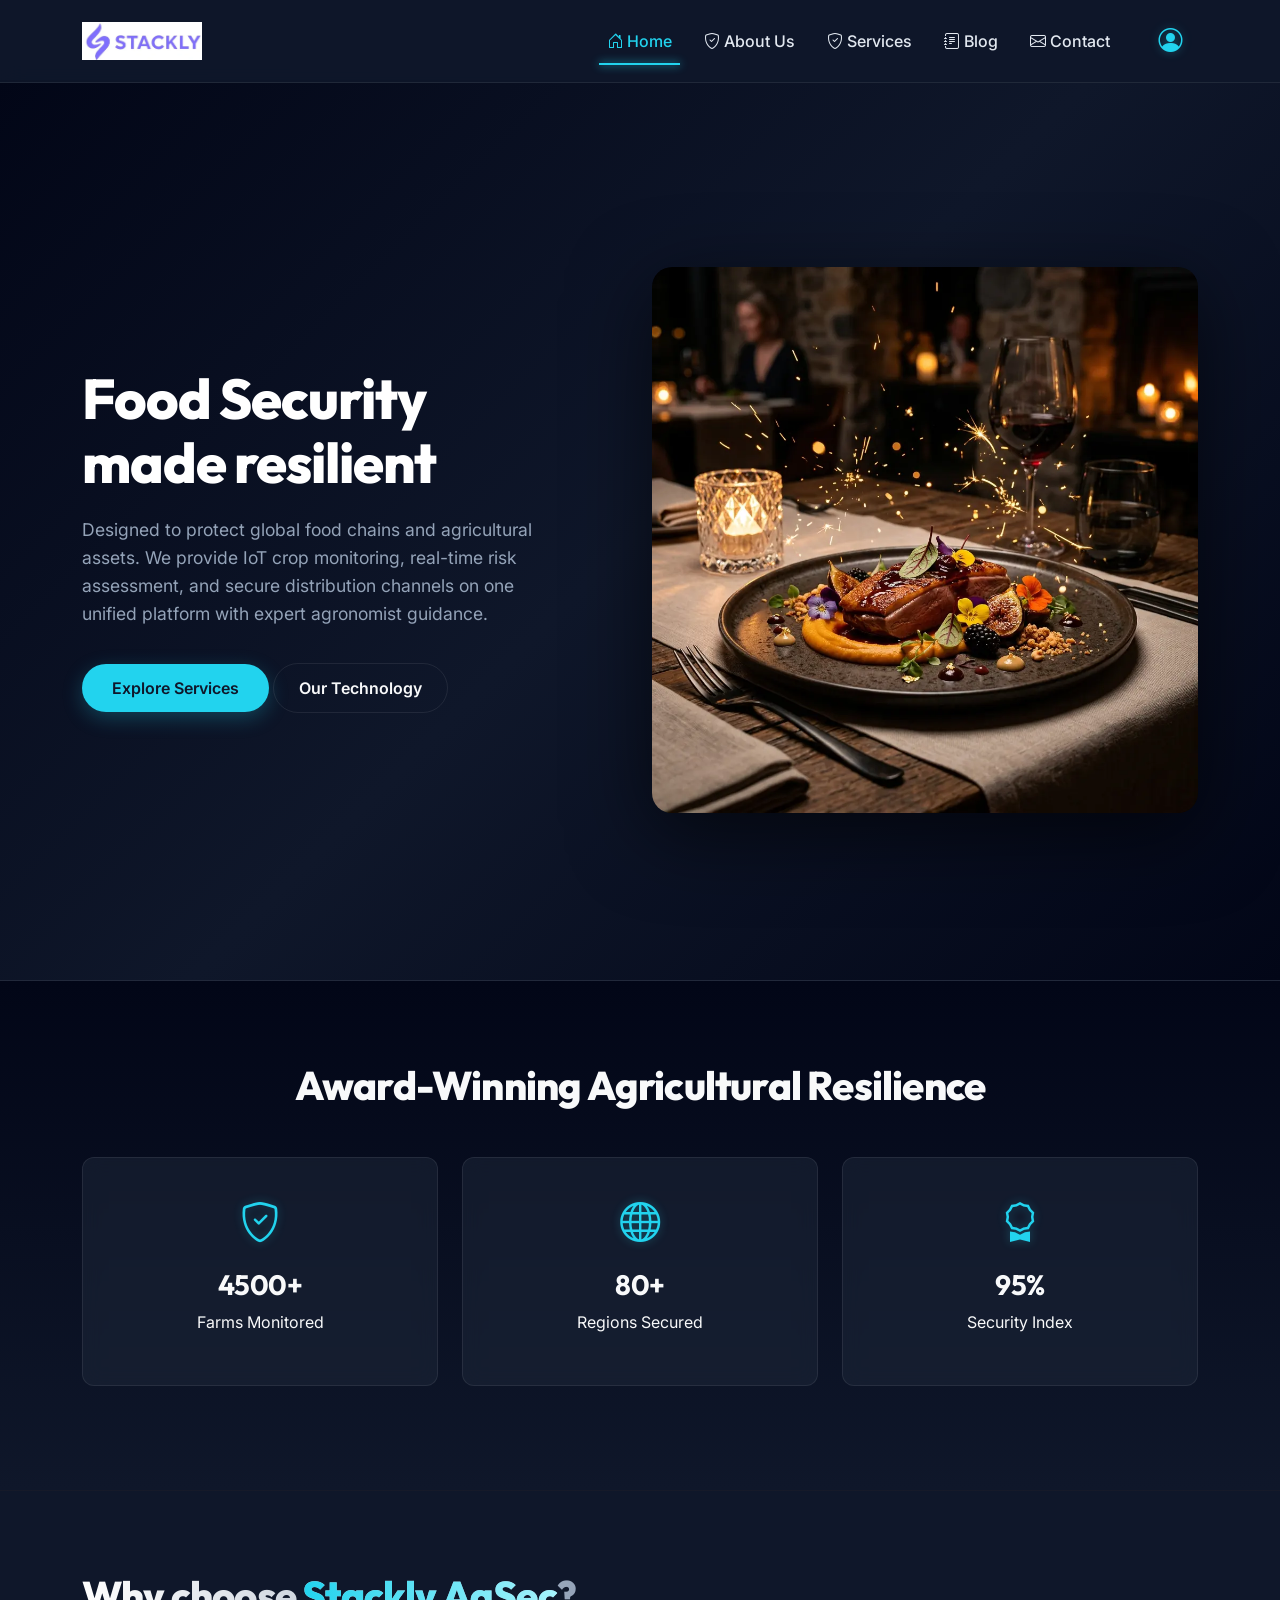
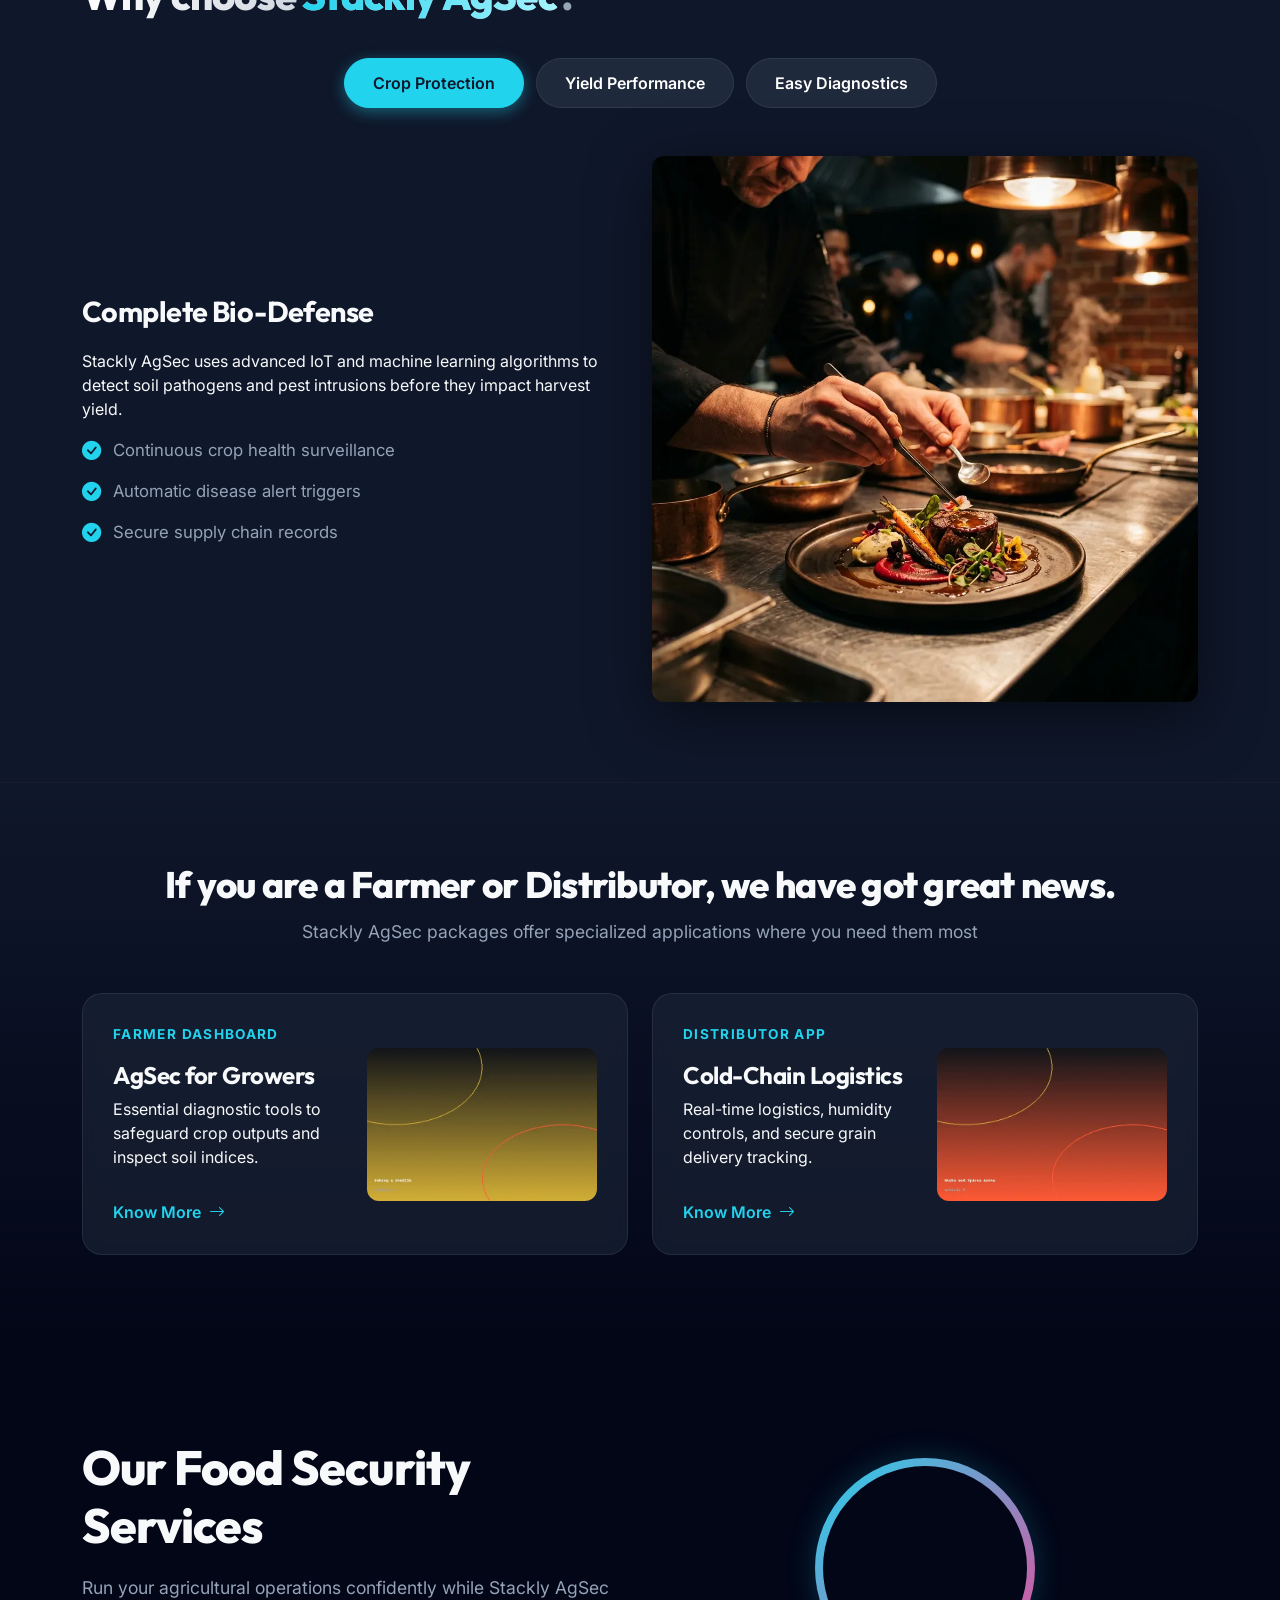
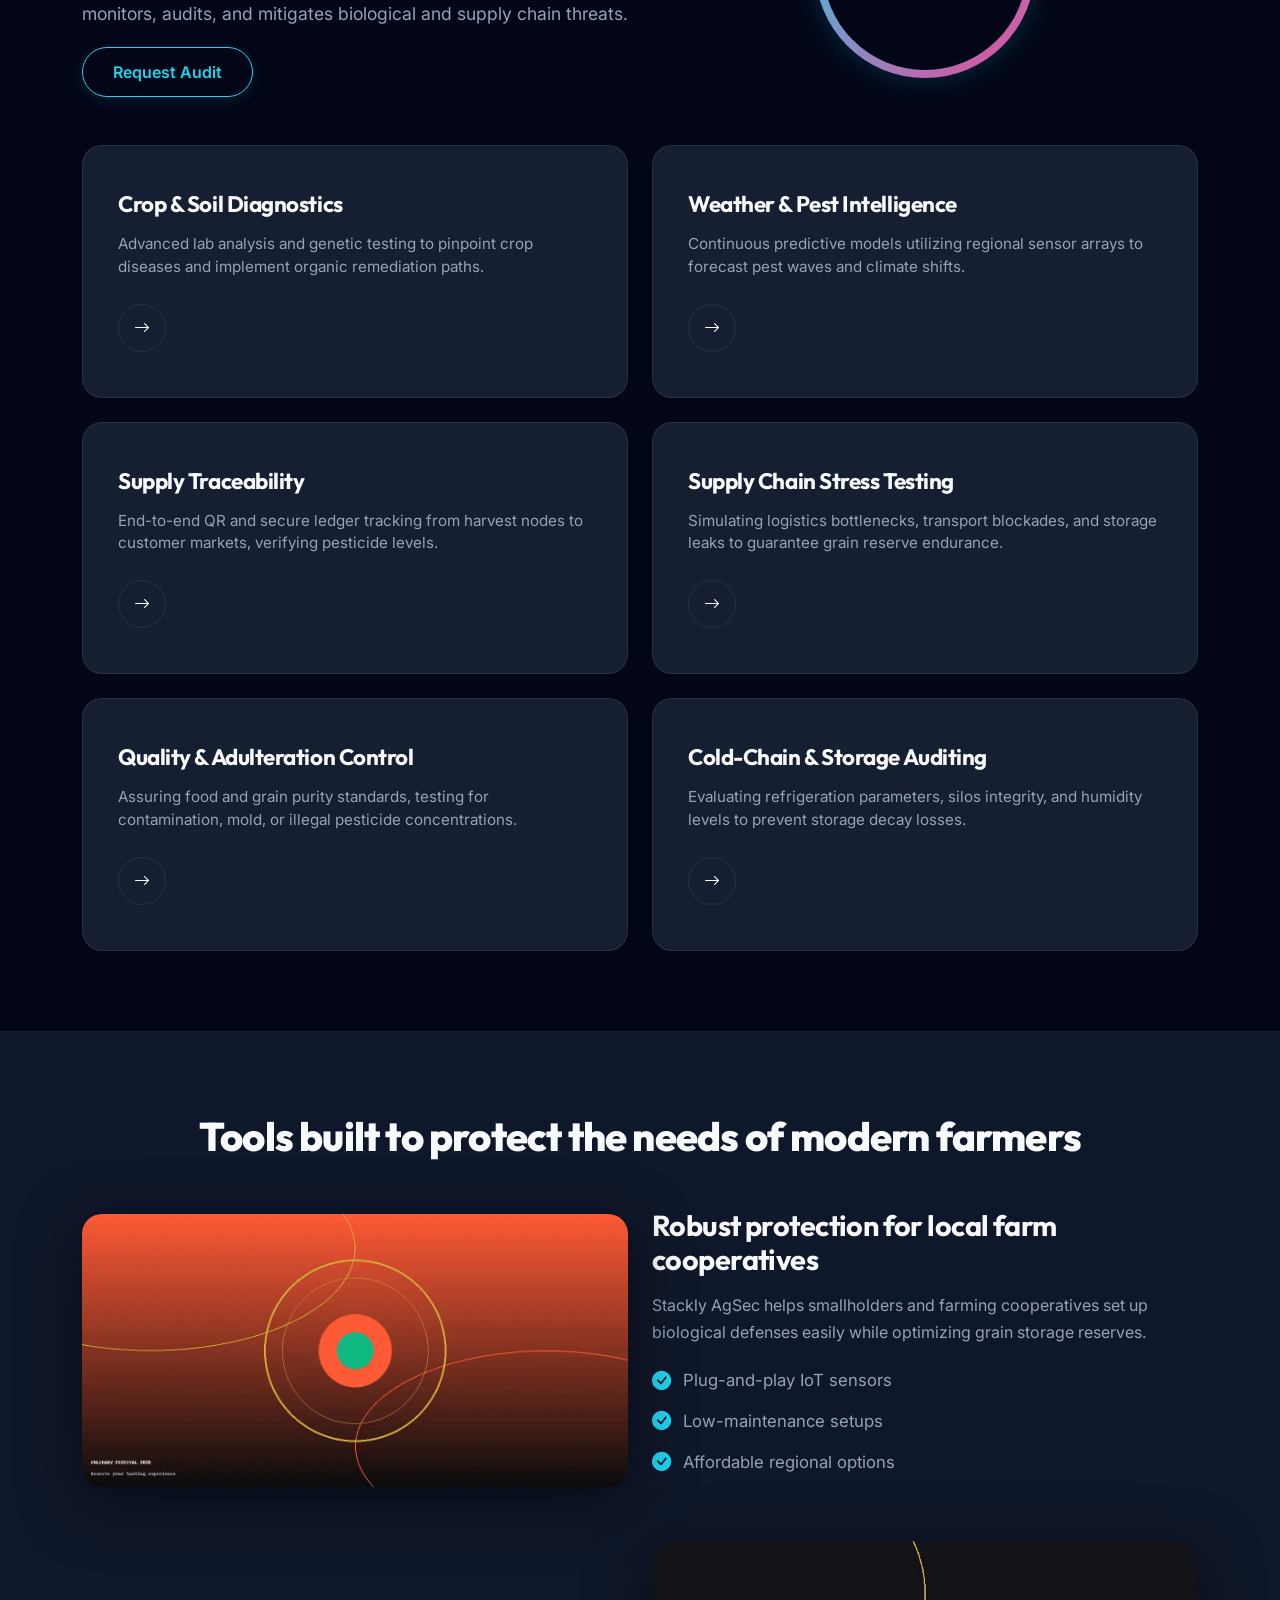
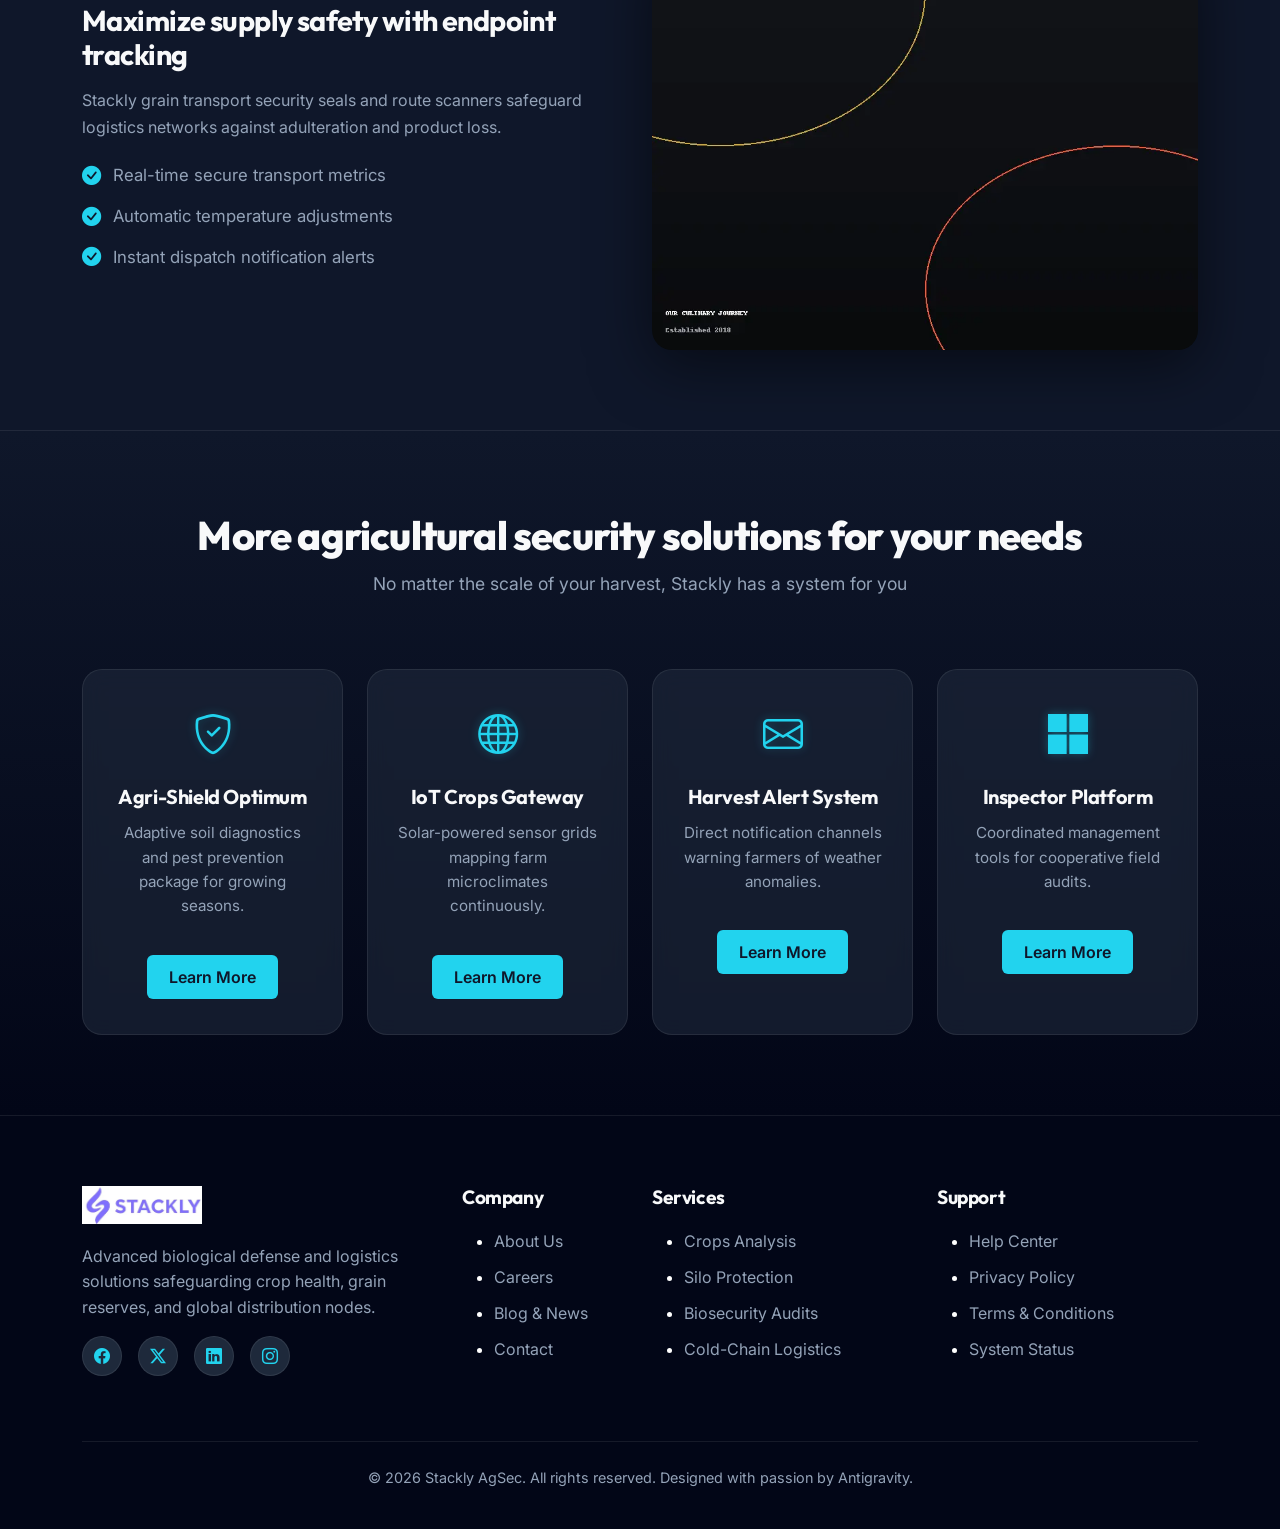
<file: index.html>
<!DOCTYPE html>
<html lang="en">
<head>
<meta charset="UTF-8">
<meta name="viewport" content="width=device-width, initial-scale=1.0">
<title> Stackly || Food Security & Agricultural Resilience</title>

<!-- Bootstrap CSS -->
<link href="https://cdn.jsdelivr.net/npm/bootstrap@5.3.0/dist/css/bootstrap.min.css" rel="stylesheet">
<!-- Bootstrap Icons -->
<link href="https://cdn.jsdelivr.net/npm/bootstrap-icons/font/bootstrap-icons.css" rel="stylesheet">
<!-- Google Fonts -->
<link href="https://fonts.googleapis.com/css2?family=Inter:wght@300;400;500;600&family=Outfit:wght@400;700;800&display=swap" rel="stylesheet">

<link rel="stylesheet" href="css/style.css">
</head>

<body>

<!-- 1. Navbar -->
<nav class="navbar navbar-expand-lg navbar-dark custom-navbar fixed-top">
  <div class="container">
    <a class="navbar-brand fw-bold d-flex align-items-center" href="index.html">
      <img src="images/logo.webp" alt="Stackly AgSec Logo" class="logo-img">
    </a>
    <button class="navbar-toggler" type="button" data-bs-toggle="collapse" data-bs-target="#navbarMenu">
      <span class="navbar-toggler-icon"></span>
    </button>
    <div class="collapse navbar-collapse" id="navbarMenu">
      <ul class="navbar-nav ms-auto align-items-lg-center">
        <li class="nav-item">
          <a class="nav-link active" href="index.html"><i class="bi bi-house-door"></i> Home</a>
        </li>
        <li class="nav-item">
          <a class="nav-link" href="about.html"><i class="bi bi-shield-check"></i> About Us</a>
        </li>
        <li class="nav-item">
          <a class="nav-link" href="services.html"><i class="bi bi-shield-check"></i> Services</a>
        </li>
        <li class="nav-item">
          <a class="nav-link" href="blog.html"><i class="bi bi-journal-text"></i> Blog</a>
        </li>
        <li class="nav-item">
          <a class="nav-link" href="contact.html"><i class="bi bi-envelope"></i> Contact</a>
        </li>
        <li class="nav-item dropdown ms-lg-3">
          <a class="nav-link dropdown-toggle profile-icon" href="#" role="button" data-bs-toggle="dropdown">
            <i class="bi bi-person-circle fs-4"></i>
          </a>
          <ul class="dropdown-menu dropdown-menu-end custom-dropdown">
            <li><a class="dropdown-item" href="login.html"><i class="bi bi-box-arrow-in-right"></i> Login</a></li>
            <li><a class="dropdown-item" href="register.html"><i class="bi bi-person-plus"></i> Register</a></li>
          </ul>
        </li>
      </ul>
    </div>
  </div>
</nav>

<!-- 2. Hero Section -->
<section class="hero-section d-flex align-items-center">
  <div class="container">
    <div class="row align-items-center">
      <div class="col-lg-6 text-content">
        <h1 class="hero-title">
          <span>Food Security</span> <br> made resilient
        </h1>
        <p class="hero-text">
          Designed to protect global food chains and agricultural assets. We provide IoT crop monitoring, real-time risk assessment, and secure distribution channels on one unified platform with expert agronomist guidance.
        </p>
        <div class="hero-buttons">
          <a href="error.html" class="btn btn-cyber">Explore Services</a>
          <a href="error.html" class="btn btn-link-custom">Our Technology</a>
        </div>
      </div>
      <div class="col-lg-6 text-center">
        <img src="images/welcome.webp" class="img-fluid hero-img" alt="Food Security Hero Image">
      </div>
    </div>
  </div>
</section>

<!-- 3. Stats Section -->
<section class="stats-section">
  <div class="container">
    <h2 class="text-center stats-title">Award-Winning Agricultural Resilience</h2>
    <div class="row mt-5">
      <div class="col-lg-4 col-md-6 mb-4">
        <div class="stat-card text-center">
          <i class="bi bi-shield-check stat-icon"></i>
          <h3 class="stat-number">4500+</h3>
          <p>Farms Monitored</p>
        </div>
      </div>
      <div class="col-lg-4 col-md-6 mb-4">
        <div class="stat-card text-center">
          <i class="bi bi-globe stat-icon"></i>
          <h3 class="stat-number">80+</h3>
          <p>Regions Secured</p>
        </div>
      </div>
      <div class="col-lg-4 col-md-6 mb-4">
        <div class="stat-card text-center">
          <i class="bi bi-award stat-icon"></i>
          <h3 class="stat-number">95%</h3>
          <p>Security Index</p>
        </div>
      </div>
    </div>
  </div>
</section>

<!-- 4. Why Choose Section -->
<section class="choose-section">
  <div class="container">
    <h2 class="text-center section-title">Why choose <span>Stackly AgSec</span>?</h2>
    <div class="tabs-container">
      <input type="radio" name="tabs" id="tab-protection" checked>
      <input type="radio" name="tabs" id="tab-performance">
      <input type="radio" name="tabs" id="tab-easy">

      <div class="tabs text-center mt-4">
        <label for="tab-protection" class="tab-btn">Crop Protection</label>
        <label for="tab-performance" class="tab-btn">Yield Performance</label>
        <label for="tab-easy" class="tab-btn">Easy Diagnostics</label>
      </div>

      <div class="tab-content mt-5">
        <!-- Tab 1 -->
        <div class="tab-pane" id="content-protection">
          <div class="row align-items-center">
            <div class="col-lg-6">
              <h3>Complete Bio-Defense</h3>
              <p>Stackly AgSec uses advanced IoT and machine learning algorithms to detect soil pathogens and pest intrusions before they impact harvest yield.</p>
              <ul>
                <li><i class="bi bi-check-circle-fill"></i> Continuous crop health surveillance</li>
                <li><i class="bi bi-check-circle-fill"></i> Automatic disease alert triggers</li>
                <li><i class="bi bi-check-circle-fill"></i> Secure supply chain records</li>
              </ul>
            </div>
            <div class="col-lg-6 text-center">
              <img src="images/hero1.webp" class="img-fluid tab-img" alt="Bio Defense">
            </div>
          </div>
        </div>
        <!-- Tab 2 -->
        <div class="tab-pane" id="content-performance">
          <div class="row align-items-center">
            <div class="col-lg-6">
              <h3>Optimizing Soil & Output</h3>
              <p>Lightweight remote monitoring sensors running on solar power continuously track moisture, nutrients, and temperature conditions to guide irrigation cycles.</p>
              <ul>
                <li><i class="bi bi-check-circle-fill"></i> Automated soil data gathering</li>
                <li><i class="bi bi-check-circle-fill"></i> Weekly yield predictions</li>
              </ul>
            </div>
            <div class="col-lg-6 text-center">
              <img src="images/hero2.webp" class="img-fluid tab-img" alt="Soil Optimization">
            </div>
          </div>
        </div>
        <!-- Tab 3 -->
        <div class="tab-pane" id="content-easy">
          <div class="row align-items-center">
            <div class="col-lg-6">
              <h3>Simple Partner Console</h3>
              <p>Get complete insight into crop indices, soil history, and order logs through an intuitive desktop and mobile interface designed for farmers.</p>
              <ul>
                <li><i class="bi bi-check-circle-fill"></i> Customizable threat alerts</li>
                <li><i class="bi bi-check-circle-fill"></i> Direct agricultural advisor chat</li>
              </ul>
            </div>
            <div class="col-lg-6 text-center">
              <img src="images/hero3.webp" class="img-fluid tab-img" alt="Partner Console">
            </div>
          </div>
        </div>
      </div>
    </div>
  </div>
</section>

<!-- 5. Platforms Section -->
<section class="platform-section">
  <div class="container text-center">
    <h2 class="platform-title">If you are a Farmer or Distributor, we have got great news.</h2>
    <p class="platform-subtitle">Stackly AgSec packages offer specialized applications where you need them most</p>
    <div class="row mt-5">
      <!-- Card 1 -->
      <div class="col-lg-6 mb-4">
        <div class="platform-card">
          <div class="row align-items-center">
            <div class="col-md-6 text-start">
              <p class="small-text">Farmer Dashboard</p>
              <h4>AgSec for Growers</h4>
              <p>Essential diagnostic tools to safeguard crop outputs and inspect soil indices.</p>
              <a href="error.html" class="know-btn">Know More <i class="bi bi-arrow-right"></i></a>
            </div>
            <div class="col-md-6 text-center">
              <img src="images/blog4.webp" class="img-fluid card-img" alt="Farmer App">
            </div>
          </div>
        </div>
      </div>
      <!-- Card 2 -->
      <div class="col-lg-6 mb-4">
        <div class="platform-card">
          <div class="row align-items-center">
            <div class="col-md-6 text-start">
              <p class="small-text">Distributor App</p>
              <h4>Cold-Chain Logistics</h4>
              <p>Real-time logistics, humidity controls, and secure grain delivery tracking.</p>
              <a href="error.html" class="know-btn">Know More <i class="bi bi-arrow-right"></i></a>
            </div>
            <div class="col-md-6 text-center">
              <img src="images/blog5.webp" class="img-fluid card-img" alt="Distributor App">
            </div>
          </div>
        </div>
      </div>
    </div>
  </div>
</section>

<!-- 6. Services Section -->
<section class="services-section">
  <div class="container">
    <div class="row align-items-center mb-5">
      <div class="col-lg-6">
        <h1 class="service-title">Our Food Security Services</h1>
        <p class="service-text">
          Run your agricultural operations confidently while Stackly AgSec monitors, audits, and mitigates biological and supply chain threats.
        </p>
        <a href="contact.html" class="chat-btn">Request Audit</a>
      </div>
      <div class="col-lg-6 text-center">
        <div class="circle-design"></div>
      </div>
    </div>
    <div class="row g-4">
      <!-- Cards -->
      <div class="col-lg-6">
        <div class="service-card">
          <h3>Crop & Soil Diagnostics</h3>
          <p>Advanced lab analysis and genetic testing to pinpoint crop diseases and implement organic remediation paths.</p>
          <a href="services.html" class="arrow-btn"><i class="bi bi-arrow-right"></i></a>
        </div>
      </div>
      <div class="col-lg-6">
        <div class="service-card">
          <h3>Weather & Pest Intelligence</h3>
          <p>Continuous predictive models utilizing regional sensor arrays to forecast pest waves and climate shifts.</p>
          <a href="services.html" class="arrow-btn"><i class="bi bi-arrow-right"></i></a>
        </div>
      </div>
      <div class="col-lg-6">
        <div class="service-card">
          <h3>Supply Traceability</h3>
          <p>End-to-end QR and secure ledger tracking from harvest nodes to customer markets, verifying pesticide levels.</p>
          <a href="services.html" class="arrow-btn"><i class="bi bi-arrow-right"></i></a>
        </div>
      </div>
      <div class="col-lg-6">
        <div class="service-card">
          <h3>Supply Chain Stress Testing</h3>
          <p>Simulating logistics bottlenecks, transport blockades, and storage leaks to guarantee grain reserve endurance.</p>
          <a href="services.html" class="arrow-btn"><i class="bi bi-arrow-right"></i></a>
        </div>
      </div>
      <div class="col-lg-6">
        <div class="service-card">
          <h3>Quality & Adulteration Control</h3>
          <p>Assuring food and grain purity standards, testing for contamination, mold, or illegal pesticide concentrations.</p>
          <a href="services.html" class="arrow-btn"><i class="bi bi-arrow-right"></i></a>
        </div>
      </div>
      <div class="col-lg-6">
        <div class="service-card">
          <h3>Cold-Chain & Storage Auditing</h3>
          <p>Evaluating refrigeration parameters, silos integrity, and humidity levels to prevent storage decay losses.</p>
          <a href="services.html" class="arrow-btn"><i class="bi bi-arrow-right"></i></a>
        </div>
      </div>
    </div>
  </div>
</section>

<!-- 7. Business Tools Section -->
<section class="business-section">
  <div class="container">
    <h2 class="business-title text-center">Tools built to protect the needs of modern farmers</h2>
    <div class="row align-items-center mt-5">
      <div class="col-lg-6 text-center">
        <div class="image-box">
          <img src="images/cta_bg.webp" class="img-fluid" alt="AgSec Tools">
        </div>
      </div>
      <div class="col-lg-6">
        <h3>Robust protection for local farm cooperatives</h3>
        <p>Stackly AgSec helps smallholders and farming cooperatives set up biological defenses easily while optimizing grain storage reserves.</p>
        <ul class="business-list">
          <li><i class="bi bi-check-circle-fill"></i> Plug-and-play IoT sensors</li>
          <li><i class="bi bi-check-circle-fill"></i> Low-maintenance setups</li>
          <li><i class="bi bi-check-circle-fill"></i> Affordable regional options</li>
        </ul>
      </div>
    </div>
    <div class="row align-items-center mt-5 flex-lg-row-reverse">
      <div class="col-lg-6 text-center">
        <div class="image-box">
          <img src="images/story.webp" class="img-fluid" alt="Logistics tools">
        </div>
      </div>
      <div class="col-lg-6">
        <h3>Maximize supply safety with endpoint tracking</h3>
        <p>Stackly grain transport security seals and route scanners safeguard logistics networks against adulteration and product loss.</p>
        <ul class="business-list">
          <li><i class="bi bi-check-circle-fill"></i> Real-time secure transport metrics</li>
          <li><i class="bi bi-check-circle-fill"></i> Automatic temperature adjustments</li>
          <li><i class="bi bi-check-circle-fill"></i> Instant dispatch notification alerts</li>
        </ul>
      </div>
    </div>
  </div>
</section>

<!-- 8. Solutions Section -->
<section class="solutions-section">
  <div class="container text-center">
    <h2 class="solutions-title">More agricultural security solutions for your needs</h2>
    <p class="solutions-subtitle">No matter the scale of your harvest, Stackly has a system for you</p>
    <div class="row mt-5 g-4">
      <!-- Solution 1 -->
      <div class="col-lg-3 col-md-6">
        <div class="solution-card">
          <i class="bi bi-shield-check icon"></i>
          <h5>Agri-Shield Optimum</h5>
          <p>Adaptive soil diagnostics and pest prevention package for growing seasons.</p>
          <a href="error.html" class="solution-btn">Learn More</a>
        </div>
      </div>
      <!-- Solution 2 -->
      <div class="col-lg-3 col-md-6">
        <div class="solution-card">
          <i class="bi bi-globe icon"></i>
          <h5>IoT Crops Gateway</h5>
          <p>Solar-powered sensor grids mapping farm microclimates continuously.</p>
          <a href="error.html" class="solution-btn">Learn More</a>
        </div>
      </div>
      <!-- Solution 3 -->
      <div class="col-lg-3 col-md-6">
        <div class="solution-card">
          <i class="bi bi-envelope icon"></i>
          <h5>Harvest Alert System</h5>
          <p>Direct notification channels warning farmers of weather anomalies.</p>
          <a href="error.html" class="solution-btn">Learn More</a>
        </div>
      </div>
      <!-- Solution 4 -->
      <div class="col-lg-3 col-md-6">
        <div class="solution-card">
          <i class="bi bi-microsoft icon"></i>
          <h5>Inspector Platform</h5>
          <p>Coordinated management tools for cooperative field audits.</p>
          <a href="error.html" class="solution-btn">Learn More</a>
        </div>
      </div>
    </div>
  </div>
</section>

<!-- 9. Footer Section -->
<footer class="footer-section">
  <div class="container">
    <div class="row">
      <div class="col-lg-4 col-md-6 mb-4">
        <h3 class="footer-logo d-flex align-items-center">
          <img src="images/logo.webp" alt="Stackly AgSec Logo" class="footer-logo-img me-2">
        </h3>
        <p class="footer-text">
          Advanced biological defense and logistics solutions safeguarding crop health, grain reserves, and global distribution nodes.
        </p>
        <div class="social-icons">
          <a href="error.html"><i class="bi bi-facebook"></i></a>
          <a href="error.html"><i class="bi bi-twitter-x"></i></a>
          <a href="error.html"><i class="bi bi-linkedin"></i></a>
          <a href="error.html"><i class="bi bi-instagram"></i></a>
        </div>
      </div>
      <div class="col-lg-2 col-md-6 mb-4">
        <h5>Company</h5>
        <ul>
          <li><a href="about.html">About Us</a></li>
          <li><a href="error.html">Careers</a></li>
          <li><a href="blog.html">Blog & News</a></li>
          <li><a href="contact.html">Contact</a></li>
        </ul>
      </div>
      <div class="col-lg-3 col-md-6 mb-4">
        <h5>Services</h5>
        <ul>
          <li><a href="services.html">Crops Analysis</a></li>
          <li><a href="services.html">Silo Protection</a></li>
          <li><a href="services.html">Biosecurity Audits</a></li>
          <li><a href="services.html">Cold-Chain Logistics</a></li>
        </ul>
      </div>
      <div class="col-lg-3 col-md-6 mb-4">
        <h5>Support</h5>
        <ul>
          <li><a href="error.html">Help Center</a></li>
          <li><a href="error.html">Privacy Policy</a></li>
          <li><a href="error.html">Terms & Conditions</a></li>
          <li><a href="error.html">System Status</a></li>
        </ul>
      </div>
    </div>
    <div class="footer-bottom text-center">
      <p>&copy; 2026 Stackly AgSec. All rights reserved. Designed with passion by Antigravity.</p>
    </div>
  </div>
</footer>

<!-- Bootstrap JS -->
<script src="https://cdn.jsdelivr.net/npm/bootstrap@5.3.0/dist/js/bootstrap.bundle.min.js"></script>

<!-- Script -->



</body>
</html>
</file>
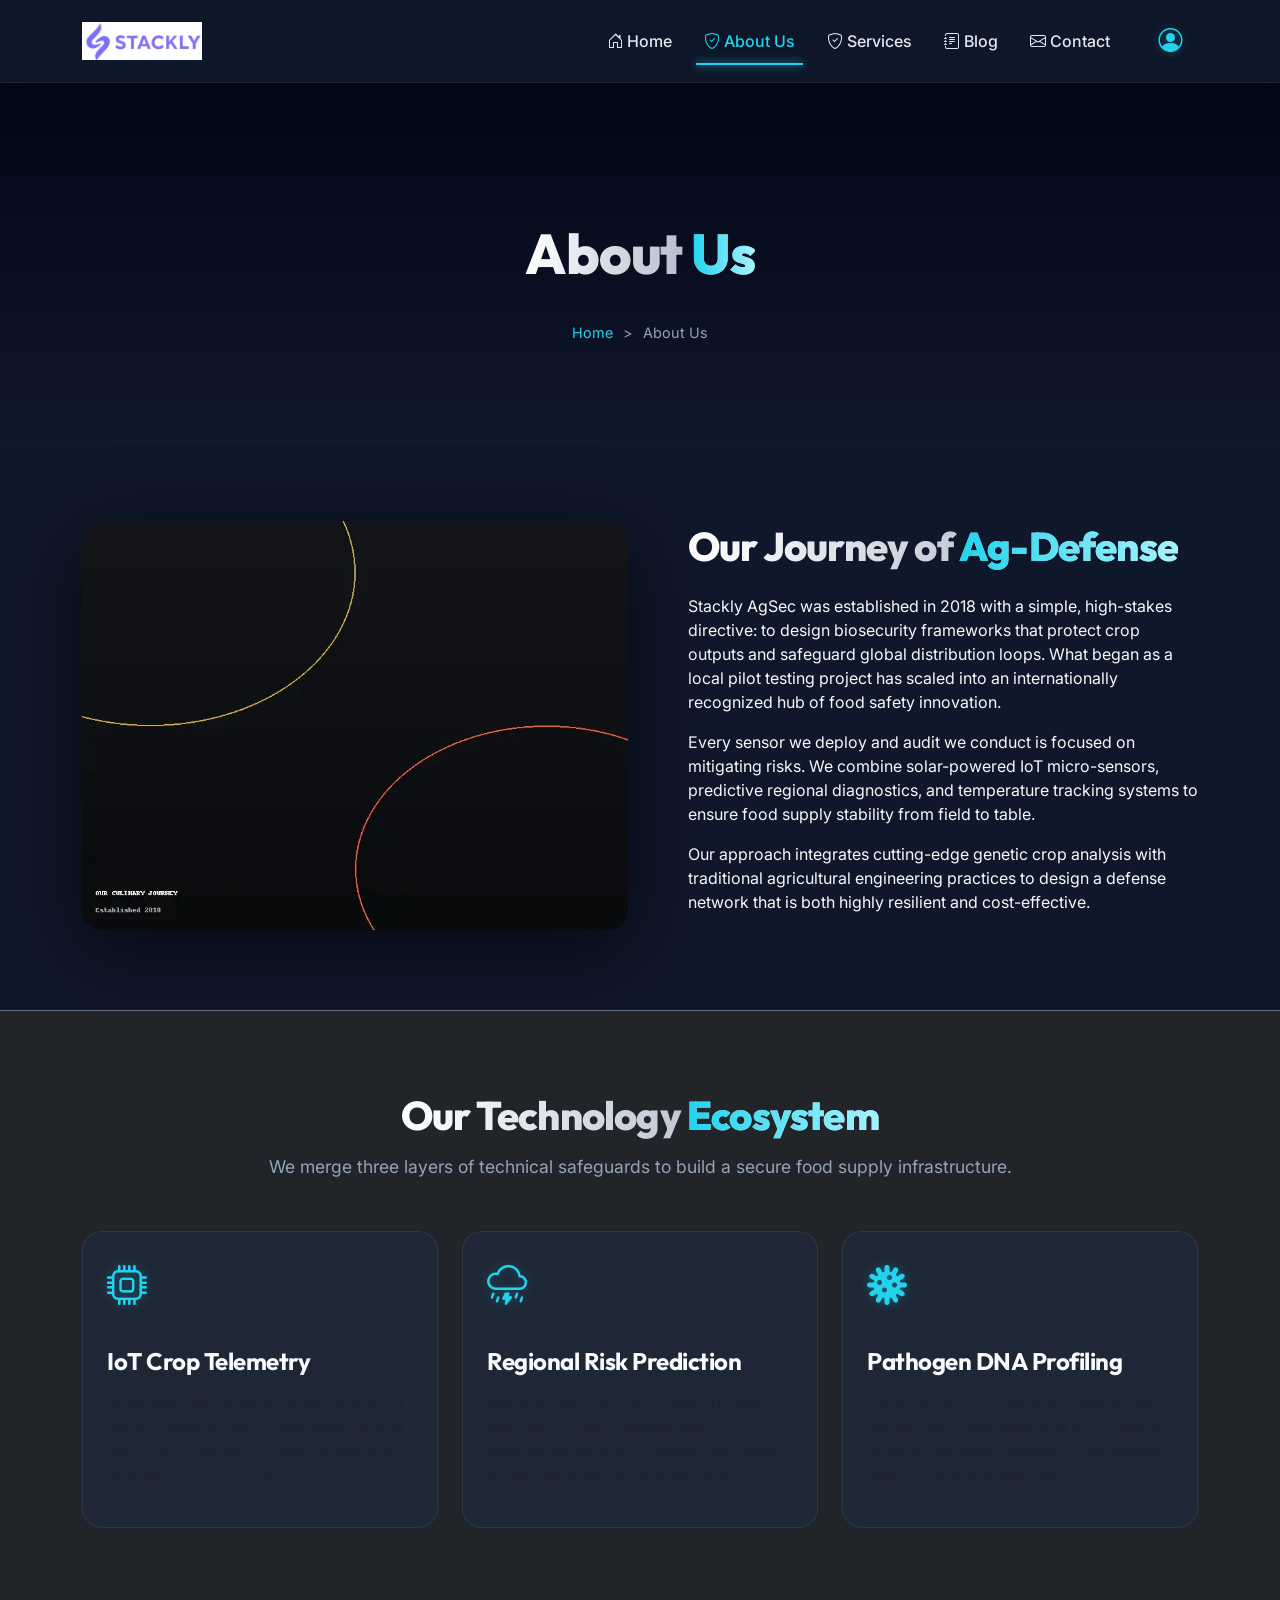
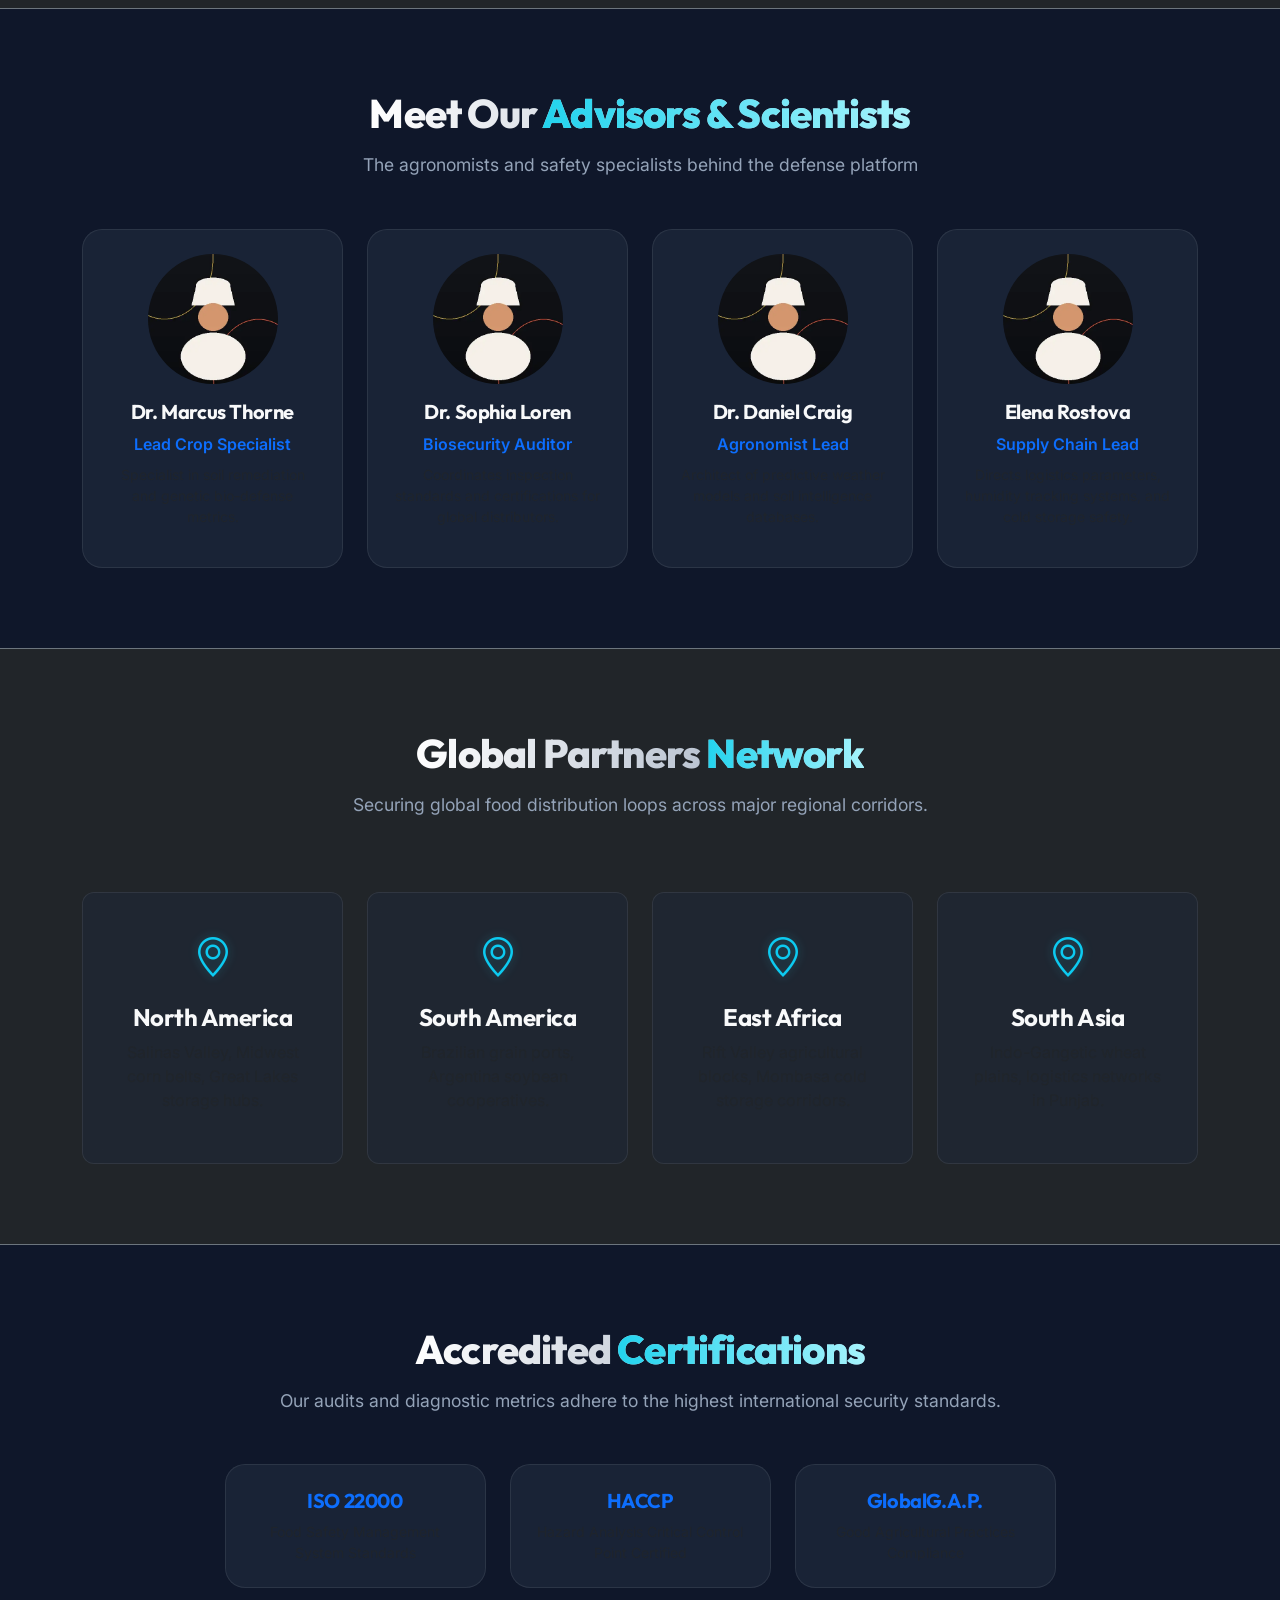
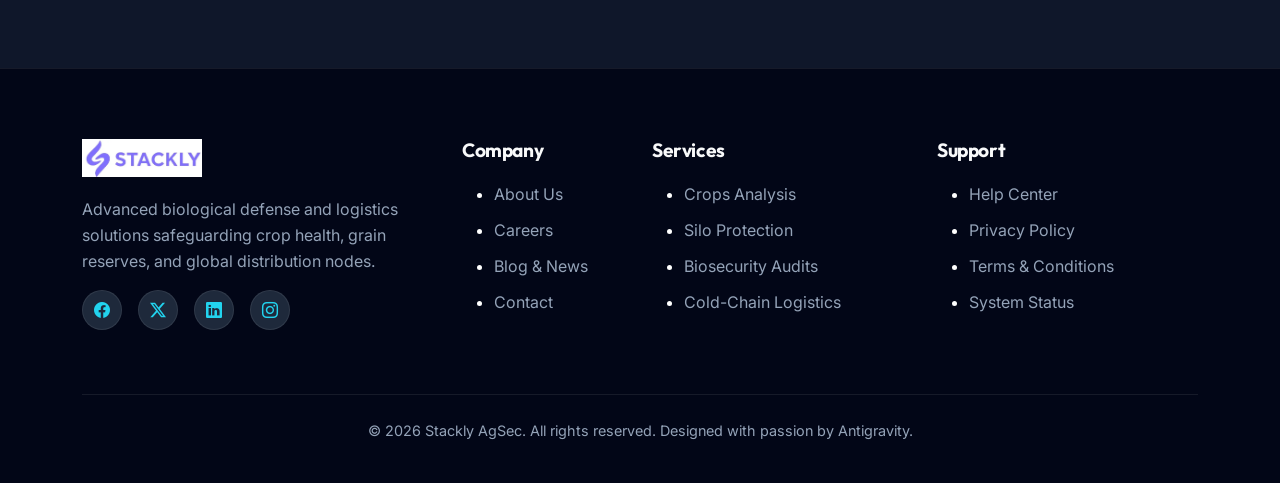
<file: about.html>
<!DOCTYPE html>
<html lang="en">
<head>
<meta charset="UTF-8">
<meta name="viewport" content="width=device-width, initial-scale=1.0">
<title>About Us || Stackly AgSec - Food Supply Audits & Crop Defense</title>
<meta name="description" content="Discover the story behind Stackly AgSec. Learn about our crop monitoring mission, biosecurity certifications, and team of agronomists.">

<!-- Bootstrap CSS -->
<link href="https://cdn.jsdelivr.net/npm/bootstrap@5.3.0/dist/css/bootstrap.min.css" rel="stylesheet">
<!-- Bootstrap Icons -->
<link href="https://cdn.jsdelivr.net/npm/bootstrap-icons/font/bootstrap-icons.css" rel="stylesheet">
<!-- Google Fonts -->
<link href="https://fonts.googleapis.com/css2?family=Inter:wght@300;400;500;600&family=Outfit:wght@400;700;800&display=swap" rel="stylesheet">

<link rel="stylesheet" href="css/style.css">
</head>
<body>

<!-- 1. Navbar -->
<nav class="navbar navbar-expand-lg navbar-dark custom-navbar fixed-top">
  <div class="container">
    <a class="navbar-brand fw-bold d-flex align-items-center" href="index.html">
      <img src="images/logo.webp" alt="Stackly AgSec Logo" class="logo-img">
    </a>
    <button class="navbar-toggler" type="button" data-bs-toggle="collapse" data-bs-target="#navbarMenu">
      <span class="navbar-toggler-icon"></span>
    </button>
    <div class="collapse navbar-collapse" id="navbarMenu">
      <ul class="navbar-nav ms-auto align-items-lg-center">
        <li class="nav-item">
          <a class="nav-link" href="index.html"><i class="bi bi-house-door"></i> Home</a>
        </li>
        <li class="nav-item">
          <a class="nav-link active" href="about.html"><i class="bi bi-shield-check"></i> About Us</a>
        </li>
        <li class="nav-item">
          <a class="nav-link" href="services.html"><i class="bi bi-shield-check"></i> Services</a>
        </li>
        <li class="nav-item">
          <a class="nav-link" href="blog.html"><i class="bi bi-journal-text"></i> Blog</a>
        </li>
        <li class="nav-item">
          <a class="nav-link" href="contact.html"><i class="bi bi-envelope"></i> Contact</a>
        </li>
        <li class="nav-item dropdown ms-lg-3">
          <a class="nav-link dropdown-toggle profile-icon" href="#" role="button" data-bs-toggle="dropdown">
            <i class="bi bi-person-circle fs-4"></i>
          </a>
          <ul class="dropdown-menu dropdown-menu-end custom-dropdown">
            <li><a class="dropdown-item" href="login.html"><i class="bi bi-box-arrow-in-right"></i> Login</a></li>
            <li><a class="dropdown-item" href="register.html"><i class="bi bi-person-plus"></i> Register</a></li>
          </ul>
        </li>
      </ul>
    </div>
  </div>
</nav>

<!-- 2. Page Hero -->
<section class="page-hero">
  <div class="container">
    <h1 class="section-title">About <span>Us</span></h1>
    <div class="breadcrumb">
      <a href="index.html">Home</a>
      <span>&gt;</span>
      <span>About Us</span>
    </div>
  </div>
</section>

<!-- 3. Our Journey / Story -->
<section class="story-section">
  <div class="container">
    <div class="row align-items-center">
      <div class="col-lg-6 mb-4 mb-lg-0">
        <img src="images/story.webp" alt="Stackly AgSec Story" class="img-fluid hero-img">
      </div>
      <div class="col-lg-6 about-text ps-lg-5">
        <h2 class="section-title mb-4">Our Journey of <span>Ag-Defense</span></h2>
        <p>Stackly AgSec was established in 2018 with a simple, high-stakes directive: to design biosecurity frameworks that protect crop outputs and safeguard global distribution loops. What began as a local pilot testing project has scaled into an internationally recognized hub of food safety innovation.</p>
        <p>Every sensor we deploy and audit we conduct is focused on mitigating risks. We combine solar-powered IoT micro-sensors, predictive regional diagnostics, and temperature tracking systems to ensure food supply stability from field to table.</p>
        <p>Our approach integrates cutting-edge genetic crop analysis with traditional agricultural engineering practices to design a defense network that is both highly resilient and cost-effective.</p>
      </div>
    </div>
  </div>
</section>

<!-- 4. Technology Ecosystem Section [NEW SECTION] -->
<section class="ecosystem-section bg-dark border-top border-bottom border-secondary">
  <div class="container">
    <div class="text-center mb-5">
      <h2 class="section-title">Our Technology <span>Ecosystem</span></h2>
      <p class="section-subtitle">We merge three layers of technical safeguards to build a secure food supply infrastructure.</p>
    </div>
    <div class="row g-4">
      <div class="col-lg-4 col-md-6">
        <div class="custom-card p-4 h-100">
          <div class="stat-icon"><i class="bi bi-cpu"></i></div>
          <h4 class="my-3">IoT Crop Telemetry</h4>
          <p class="text-muted">Solar telemetry arrays placed directly in the soil send moisture, temperature, and electrical conductivity metrics every 15 minutes to our cloud hub.</p>
        </div>
      </div>
      <div class="col-lg-4 col-md-6">
        <div class="custom-card p-4 h-100">
          <div class="stat-icon"><i class="bi bi-cloud-lightning-rain"></i></div>
          <h4 class="my-3">Regional Risk Prediction</h4>
          <p class="text-muted">Machine learning algorithms process regional climate changes and micro-weather patterns to forecast pest wave movements and soil drying risks.</p>
        </div>
      </div>
      <div class="col-lg-4 col-md-12">
        <div class="custom-card p-4 h-100">
          <div class="stat-icon"><i class="bi bi-virus"></i></div>
          <h4 class="my-3">Pathogen DNA Profiling</h4>
          <p class="text-muted">Using rapid PCR diagnostic testing, we identify soil pathogens and mold strains, drafting targeted remediation strategies before crops are affected.</p>
        </div>
      </div>
    </div>
  </div>
</section>

<!-- 5. Team Section -->
<section class="team-section">
  <div class="container">
    <div class="text-center mb-5">
      <h2 class="section-title">Meet Our <span>Advisors & Scientists</span></h2>
      <p class="section-subtitle">The agronomists and safety specialists behind the defense platform</p>
    </div>
    <div class="row g-4">
      <div class="col-lg-3 col-md-6">
        <div class="custom-card text-center p-4">
          <img src="images/chef1.webp" alt="Advisor Marcus" class="img-fluid rounded-circle mb-3 mx-auto" style="width: 130px; height: 130px; object-fit: cover;">
          <h5>Dr. Marcus Thorne</h5>
          <p class="text-primary fw-semibold mb-2">Lead Crop Specialist</p>
          <p class="text-muted small">Specialist in soil remediation and genetic bio-defense metrics.</p>
        </div>
      </div>
      <div class="col-lg-3 col-md-6">
        <div class="custom-card text-center p-4">
          <img src="images/chef2.webp" alt="Advisor Sophia" class="img-fluid rounded-circle mb-3 mx-auto" style="width: 130px; height: 130px; object-fit: cover;">
          <h5>Dr. Sophia Loren</h5>
          <p class="text-primary fw-semibold mb-2">Biosecurity Auditor</p>
          <p class="text-muted small">Coordinates inspection standards and certifications for global distributors.</p>
        </div>
      </div>
      <div class="col-lg-3 col-md-6">
        <div class="custom-card text-center p-4">
          <img src="images/chef3.webp" alt="Advisor Daniel" class="img-fluid rounded-circle mb-3 mx-auto" style="width: 130px; height: 130px; object-fit: cover;">
          <h5>Dr. Daniel Craig</h5>
          <p class="text-primary fw-semibold mb-2">Agronomist Lead</p>
          <p class="text-muted small">Architect of predictive weather models and soil intelligence databases.</p>
        </div>
      </div>
      <div class="col-lg-3 col-md-6">
        <div class="custom-card text-center p-4">
          <img src="images/chef4.webp" alt="Advisor Elena" class="img-fluid rounded-circle mb-3 mx-auto" style="width: 130px; height: 130px; object-fit: cover;">
          <h5>Elena Rostova</h5>
          <p class="text-primary fw-semibold mb-2">Supply Chain Lead</p>
          <p class="text-muted small">Directs logistics parameters, humidity tracking systems, and cold storage safety.</p>
        </div>
      </div>
    </div>
  </div>
</section>

<!-- 6. Global Partners Network Section [NEW SECTION] -->
<section class="partners-section bg-dark border-top border-bottom border-secondary">
  <div class="container text-center">
    <h2 class="section-title">Global Partners <span>Network</span></h2>
    <p class="section-subtitle">Securing global food distribution loops across major regional corridors.</p>
    <div class="row g-4 mt-2">
      <div class="col-lg-3 col-md-6">
        <div class="stat-card">
          <i class="bi bi-geo-alt stat-icon text-info"></i>
          <h4>North America</h4>
          <p class="text-muted">Salinas Valley, Midwest corn belts, Great Lakes storage hubs.</p>
        </div>
      </div>
      <div class="col-lg-3 col-md-6">
        <div class="stat-card">
          <i class="bi bi-geo-alt stat-icon text-info"></i>
          <h4>South America</h4>
          <p class="text-muted">Brazilian grain ports, Argentina soybean cooperatives.</p>
        </div>
      </div>
      <div class="col-lg-3 col-md-6">
        <div class="stat-card">
          <i class="bi bi-geo-alt stat-icon text-info"></i>
          <h4>East Africa</h4>
          <p class="text-muted">Rift Valley agricultural blocks, Mombasa cold storage corridors.</p>
        </div>
      </div>
      <div class="col-lg-3 col-md-6">
        <div class="stat-card">
          <i class="bi bi-geo-alt stat-icon text-info"></i>
          <h4>South Asia</h4>
          <p class="text-muted">Indo-Gangetic wheat plains, logistics networks in Punjab.</p>
        </div>
      </div>
    </div>
  </div>
</section>

<!-- 7. Security Certifications Section [NEW SECTION] -->
<section class="certifications-section">
  <div class="container text-center">
    <h2 class="section-title">Accredited <span>Certifications</span></h2>
    <p class="section-subtitle">Our audits and diagnostic metrics adhere to the highest international security standards.</p>
    <div class="row g-4 align-items-center justify-content-center">
      <div class="col-lg-3 col-md-6 col-sm-12">
        <div class="custom-card p-4 text-center">
          <h5 class="text-primary mb-2">ISO 22000</h5>
          <p class="small text-muted mb-0">Food Safety Management System Standards</p>
        </div>
      </div>
      <div class="col-lg-3 col-md-6 col-sm-12">
        <div class="custom-card p-4 text-center">
          <h5 class="text-primary mb-2">HACCP</h5>
          <p class="small text-muted mb-0">Hazard Analysis Critical Control Point Certified</p>
        </div>
      </div>
      <div class="col-lg-3 col-md-6 col-sm-12">
        <div class="custom-card p-4 text-center">
          <h5 class="text-primary mb-2">GlobalG.A.P.</h5>
          <p class="small text-muted mb-0">Good Agricultural Practices Compliance</p>
        </div>
      </div>
    </div>
  </div>
</section>

<!-- 8. Footer Section -->
<footer class="footer-section">
  <div class="container">
    <div class="row">
      <div class="col-lg-4 col-md-6 mb-4">
        <h3 class="footer-logo d-flex align-items-center">
          <img src="images/logo.webp" alt="Stackly AgSec Logo" class="footer-logo-img me-2">
        </h3>
        <p class="footer-text">
          Advanced biological defense and logistics solutions safeguarding crop health, grain reserves, and global distribution nodes.
        </p>
        <div class="social-icons">
          <a href="error.html"><i class="bi bi-facebook"></i></a>
          <a href="error.html"><i class="bi bi-twitter-x"></i></a>
          <a href="error.html"><i class="bi bi-linkedin"></i></a>
          <a href="error.html"><i class="bi bi-instagram"></i></a>
        </div>
      </div>
      <div class="col-lg-2 col-md-6 mb-4">
        <h5>Company</h5>
        <ul>
          <li><a href="about.html">About Us</a></li>
          <li><a href="error.html">Careers</a></li>
          <li><a href="blog.html">Blog & News</a></li>
          <li><a href="contact.html">Contact</a></li>
        </ul>
      </div>
      <div class="col-lg-3 col-md-6 mb-4">
        <h5>Services</h5>
        <ul>
          <li><a href="services.html">Crops Analysis</a></li>
          <li><a href="services.html">Silo Protection</a></li>
          <li><a href="services.html">Biosecurity Audits</a></li>
          <li><a href="services.html">Cold-Chain Logistics</a></li>
        </ul>
      </div>
      <div class="col-lg-3 col-md-6 mb-4">
        <h5>Support</h5>
        <ul>
          <li><a href="error.html">Help Center</a></li>
          <li><a href="error.html">Privacy Policy</a></li>
          <li><a href="error.html">Terms & Conditions</a></li>
          <li><a href="error.html">System Status</a></li>
        </ul>
      </div>
    </div>
    <div class="footer-bottom text-center">
      <p>&copy; 2026 Stackly AgSec. All rights reserved. Designed with passion by Antigravity.</p>
    </div>
  </div>
</footer>

<!-- Bootstrap JS -->
<script src="https://cdn.jsdelivr.net/npm/bootstrap@5.3.0/dist/js/bootstrap.bundle.min.js"></script>
<!-- Script -->

</body>
</html>
</file>
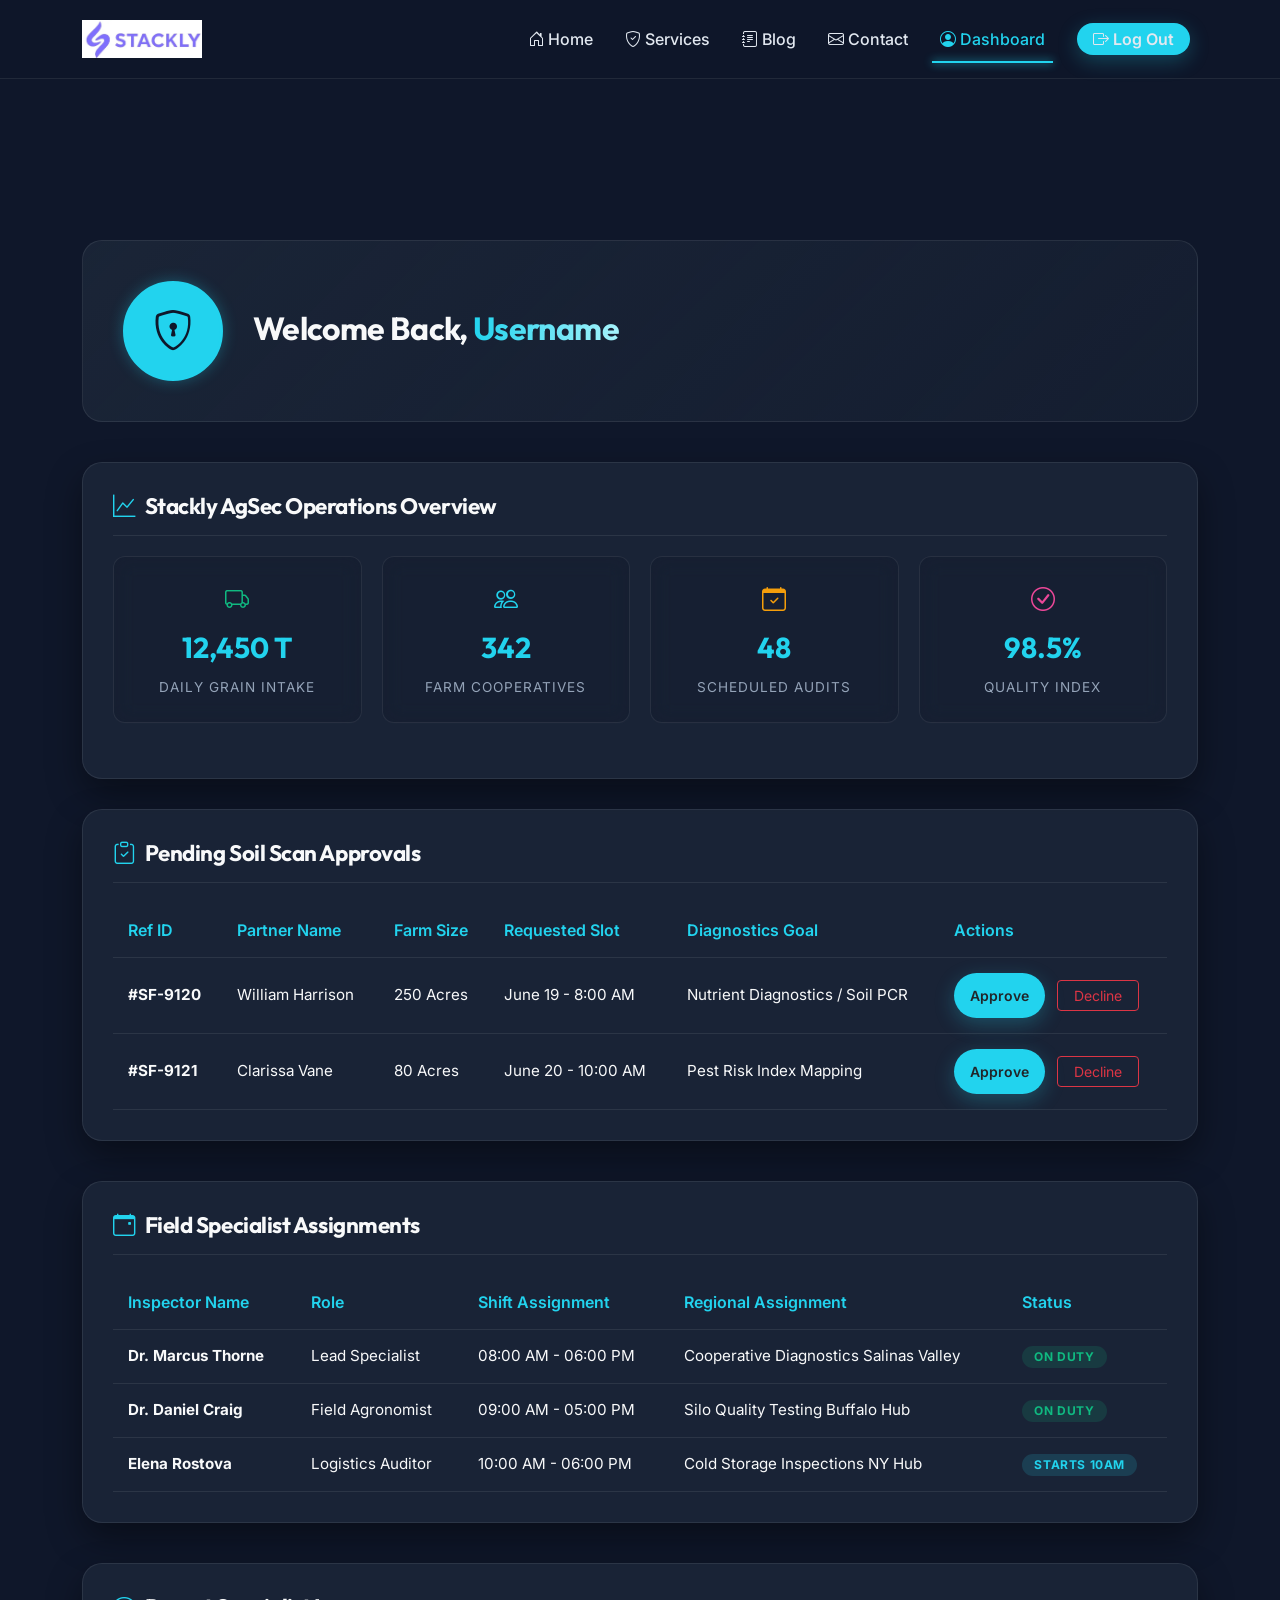
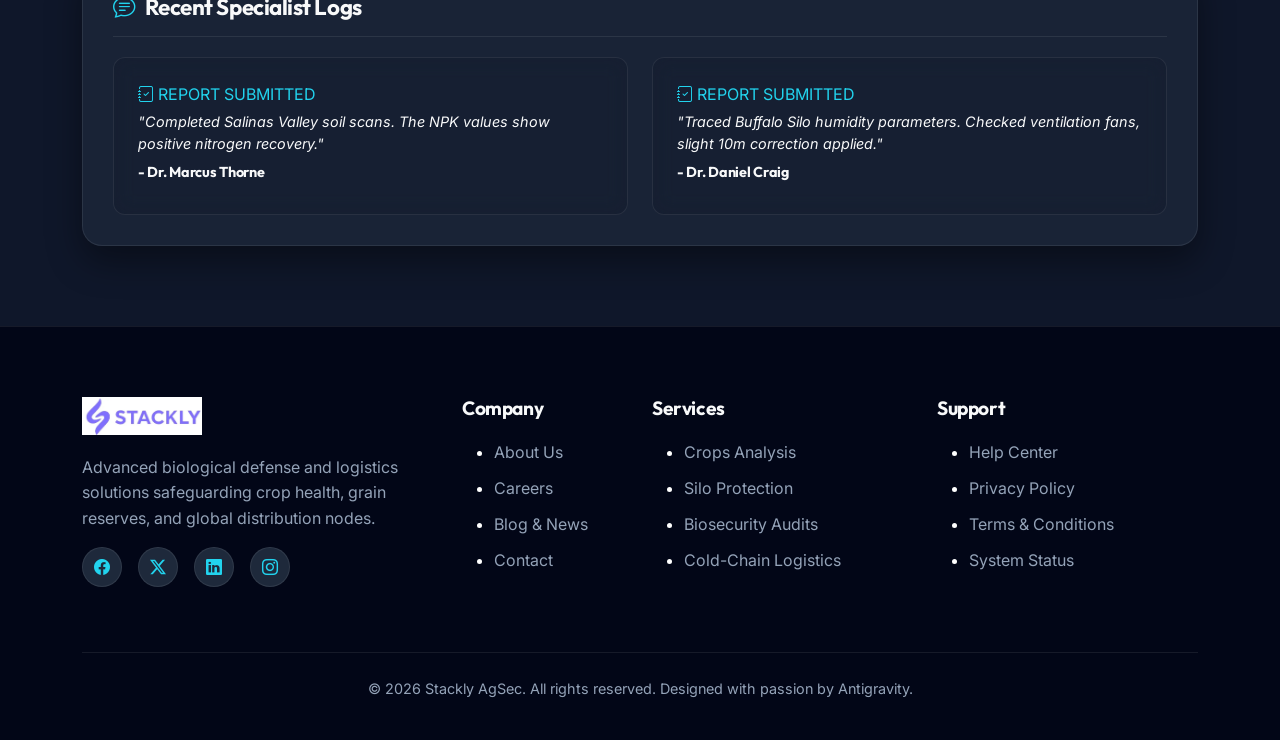
<file: admin-dashboard.html>
<!DOCTYPE html>
<html lang="en">
<head>
    <meta charset="UTF-8">
    <meta name="viewport" content="width=device-width, initial-scale=1.0">
    <title>Admin Dashboard || Stackly AgSec</title>
    <meta name="description" content="Manage logistics, verify crop indicators, schedule inspectors, and audit specialist logs.">
    <!-- Bootstrap CSS -->
    <link href="https://cdn.jsdelivr.net/npm/bootstrap@5.3.0/dist/css/bootstrap.min.css" rel="stylesheet">
    <!-- Bootstrap Icons -->
    <link href="https://cdn.jsdelivr.net/npm/bootstrap-icons/font/bootstrap-icons.css" rel="stylesheet">
    <!-- Google Fonts -->
    <link href="https://fonts.googleapis.com/css2?family=Inter:wght@300;400;500;600&family=Outfit:wght@400;700;800&display=swap" rel="stylesheet">
    <!-- Stylesheet -->
    <link rel="stylesheet" href="css/style.css">
    <style>
        .dashboard-grid {
            display: grid;
            grid-template-columns: 1fr;
            gap: 40px;
            margin-top: 30px;
        }
        .dashboard-card {
            background: var(--bg-card);
            border: 1px solid var(--glass-border);
            border-radius: var(--radius-lg);
            padding: 30px;
            box-shadow: var(--shadow-card);
            backdrop-filter: blur(10px);
        }
        .card-header {
            display: flex;
            justify-content: space-between;
            align-items: center;
            border-bottom: 1px solid var(--glass-border);
            padding-bottom: 15px;
            margin-bottom: 20px;
        }
        .card-header h3 {
            font-size: 1.4rem;
            display: flex;
            align-items: center;
            gap: 10px;
            margin-bottom: 0;
        }
        .card-header h3 i {
            color: var(--primary-color);
        }
        .dashboard-table {
            width: 100%;
            border-collapse: collapse;
            text-align: left;
        }
        .dashboard-table th, .dashboard-table td {
            padding: 15px;
            border-bottom: 1px solid var(--glass-border);
        }
        .dashboard-table th {
            color: var(--primary-color);
            font-weight: 600;
        }
        .dashboard-table td {
            color: var(--text-light);
            font-size: 0.95rem;
        }
        .profile-banner {
            display: flex;
            align-items: center;
            gap: 30px;
            background: linear-gradient(135deg, var(--bg-card), rgba(30, 41, 59, 0.4));
            border: 1px solid var(--glass-border);
            border-radius: var(--radius-lg);
            padding: 40px;
            margin-top: 40px;
        }
        .profile-avatar {
            width: 100px;
            height: 100px;
            border-radius: 50%;
            background: var(--primary-color);
            display: flex;
            align-items: center;
            justify-content: center;
            font-size: 2.5rem;
            color: var(--bg-dark);
            border: 3px solid var(--primary-color);
            box-shadow: 0 0 15px rgba(34, 211, 238, 0.3);
        }
        .profile-info h2 {
            font-size: 2rem;
            margin-bottom: 5px;
        }
        .membership-badge {
            display: inline-block;
            background: linear-gradient(95deg, var(--primary-color), var(--primary-hover));
            color: var(--bg-dark);
            font-size: 0.75rem;
            font-weight: 700;
            padding: 5px 15px;
            border-radius: var(--radius-full);
            text-transform: uppercase;
            letter-spacing: 0.05em;
            margin-top: 5px;
        }
        .analytics-grid {
            display: grid;
            grid-template-columns: repeat(auto-fit, minmax(220px, 1fr));
            gap: 20px;
            margin-bottom: 25px;
        }
        .stat-card {
            background: rgba(15, 23, 42, 0.4);
            border: 1px solid var(--glass-border);
            border-radius: var(--radius-md);
            padding: 20px;
            text-align: center;
            transition: var(--transition);
        }
        .stat-card:hover {
            border-color: var(--primary-color);
            transform: translateY(-5px);
        }
        .stat-card .val {
            font-size: 2rem;
            font-family: 'Outfit', sans-serif;
            color: var(--primary-color);
            font-weight: 700;
            margin: 10px 0 5px;
        }
        .stat-card .lbl {
            font-size: 0.85rem;
            color: var(--text-muted);
            text-transform: uppercase;
            letter-spacing: 1px;
        }
    </style>
</head>
<body>

    <!-- NAVBAR -->
    <nav class="navbar navbar-expand-lg navbar-dark custom-navbar fixed-top scrolled">
      <div class="container">
        <a class="navbar-brand fw-bold d-flex align-items-center" href="index.html">
          <img src="images/logo.webp" alt="Stackly AgSec Logo" class="logo-img">
        </a>
        <button class="navbar-toggler" type="button" data-bs-toggle="collapse" data-bs-target="#navbarMenu">
          <span class="navbar-toggler-icon"></span>
        </button>
        <div class="collapse navbar-collapse" id="navbarMenu">
          <ul class="navbar-nav ms-auto align-items-lg-center">
            <li class="nav-item"><a class="nav-link" href="index.html"><i class="bi bi-house-door"></i> Home</a></li>
            <li class="nav-item"><a class="nav-link" href="services.html"><i class="bi bi-shield-check"></i> Services</a></li>
            <li class="nav-item"><a class="nav-link" href="blog.html"><i class="bi bi-journal-text"></i> Blog</a></li>
            <li class="nav-item"><a class="nav-link" href="contact.html"><i class="bi bi-envelope"></i> Contact</a></li>
            <li class="nav-item"><a class="nav-link active" href="#"><i class="bi bi-person-circle"></i> Dashboard</a></li>
            <li class="nav-item"><a class="nav-link btn btn-cyber text-dark ms-lg-3 px-3 py-1" href="index.html"><i class="bi bi-box-arrow-right"></i> Log Out</a></li>
          </ul>
        </div>
      </div>
    </nav>

    <main class="container" style="padding-top: 120px; padding-bottom: 80px;">
        
        <!-- SECTION 1: PROFILE BANNER -->
        <section class="profile-banner animate-on-scroll" id="admin-profile">
            <div class="profile-avatar">
                <i class="bi bi-shield-lock"></i>
            </div>
            <div class="profile-info">
                <h2>Welcome Back, <span class="highlight" id="dashboard-username">Username</span></h2>
            </div>
        </section>

        <!-- SECTION 2: ANALYTICS INDICATORS -->
        <section class="dashboard-card animate-on-scroll" style="margin-top: 40px;" id="analytics-overview">
            <div class="card-header">
                <h3><i class="bi bi-graph-up"></i> Stackly AgSec Operations Overview</h3>
            </div>
            <div class="analytics-grid">
                <div class="stat-card">
                    <i class="bi bi-truck" style="color: var(--color-accent); font-size: 1.5rem;"></i>
                    <div class="val">12,450 T</div>
                    <div class="lbl">Daily Grain Intake</div>
                </div>
                <div class="stat-card">
                    <i class="bi bi-people" style="color: var(--primary-color); font-size: 1.5rem;"></i>
                    <div class="val">342</div>
                    <div class="lbl">Farm Cooperatives</div>
                </div>
                <div class="stat-card">
                    <i class="bi bi-calendar-check" style="color: #f59e0b; font-size: 1.5rem;"></i>
                    <div class="val">48</div>
                    <div class="lbl">Scheduled Audits</div>
                </div>
                <div class="stat-card">
                    <i class="bi bi-check-circle" style="color: var(--color-secondary); font-size: 1.5rem;"></i>
                    <div class="val">98.5%</div>
                    <div class="lbl">Quality Index</div>
                </div>
            </div>
        </section>

        <div class="dashboard-grid">
            
            <!-- SECTION 3: RESERVATION MANAGEMENT -> SOIL DIAGNOSTIC BOOKINGS -->
            <section class="dashboard-card animate-on-scroll" id="reservations-management">
                <div class="card-header">
                    <h3><i class="bi bi-clipboard-check"></i> Pending Soil Scan Approvals</h3>
                </div>
                <div style="overflow-x: auto;">
                    <table class="dashboard-table">
                        <thead>
                            <tr>
                                <th>Ref ID</th>
                                <th>Partner Name</th>
                                <th>Farm Size</th>
                                <th>Requested Slot</th>
                                <th>Diagnostics Goal</th>
                                <th>Actions</th>
                            </tr>
                        </thead>
                        <tbody>
                            <tr>
                                <td><strong>#SF-9120</strong></td>
                                <td>William Harrison</td>
                                <td>250 Acres</td>
                                <td>June 19 - 8:00 AM</td>
                                <td>Nutrient Diagnostics / Soil PCR</td>
                                <td>
                                    <button class="btn btn-cyber text-dark btn-sm px-3" onclick="alert('Diagnostic session #SF-9120 approved!')">Approve</button>
                                    <button class="btn btn-outline-danger btn-sm px-3 ms-2" onclick="alert('Diagnostic session #SF-9120 declined.')">Decline</button>
                                </td>
                            </tr>
                            <tr>
                                <td><strong>#SF-9121</strong></td>
                                <td>Clarissa Vane</td>
                                <td>80 Acres</td>
                                <td>June 20 - 10:00 AM</td>
                                <td>Pest Risk Index Mapping</td>
                                <td>
                                    <button class="btn btn-cyber text-dark btn-sm px-3" onclick="alert('Diagnostic session #SF-9121 approved!')">Approve</button>
                                    <button class="btn btn-outline-danger btn-sm px-3 ms-2" onclick="alert('Diagnostic session #SF-9121 declined.')">Decline</button>
                                </td>
                            </tr>
                        </tbody>
                    </table>
                </div>
            </section>

            <!-- SECTION 4: STAFF SHIFTS ROSTER -> INSPECTOR SHIFTS -->
            <section class="dashboard-card animate-on-scroll" id="staff-shifts">
                <div class="card-header">
                    <h3><i class="bi bi-calendar-event"></i> Field Specialist Assignments</h3>
                </div>
                <div style="overflow-x: auto;">
                    <table class="dashboard-table">
                        <thead>
                            <tr>
                                <th>Inspector Name</th>
                                <th>Role</th>
                                <th>Shift Assignment</th>
                                <th>Regional Assignment</th>
                                <th>Status</th>
                            </tr>
                        </thead>
                        <tbody>
                            <tr>
                                <td><strong>Dr. Marcus Thorne</strong></td>
                                <td>Lead Specialist</td>
                                <td>08:00 AM - 06:00 PM</td>
                                <td>Cooperative Diagnostics Salinas Valley</td>
                                <td><span class="badge badge-success">On Duty</span></td>
                            </tr>
                            <tr>
                                <td><strong>Dr. Daniel Craig</strong></td>
                                <td>Field Agronomist</td>
                                <td>09:00 AM - 05:00 PM</td>
                                <td>Silo Quality Testing Buffalo Hub</td>
                                <td><span class="badge badge-success">On Duty</span></td>
                            </tr>
                            <tr>
                                <td><strong>Elena Rostova</strong></td>
                                <td>Logistics Auditor</td>
                                <td>10:00 AM - 06:00 PM</td>
                                <td>Cold Storage Inspections NY Hub</td>
                                <td><span class="badge badge-info">Starts 10AM</span></td>
                            </tr>
                        </tbody>
                    </table>
                </div>
            </section>

            <!-- SECTION 5: CUSTOMER FEEDBACKS -> RECENT SPECIALIST LOGS -->
            <section class="dashboard-card animate-on-scroll" id="customer-feedbacks">
                <div class="card-header">
                    <h3><i class="bi bi-chat-text"></i> Recent Specialist Logs</h3>
                </div>
                <div class="row g-4">
                    <!-- Log 1 -->
                    <div class="col-md-6">
                        <div class="stat-card text-start p-4 h-100">
                            <div style="color: var(--primary-color); margin-bottom: 5px;">
                                <i class="bi bi-journal-check"></i> REPORT SUBMITTED
                            </div>
                            <p style="font-size: 0.9rem; margin-bottom: 10px; font-style: italic;">"Completed Salinas Valley soil scans. The NPK values show positive nitrogen recovery."</p>
                            <h4 style="font-size: 0.9rem; color: var(--text-light);">- Dr. Marcus Thorne</h4>
                        </div>
                    </div>
                    <!-- Log 2 -->
                    <div class="col-md-6">
                        <div class="stat-card text-start p-4 h-100">
                            <div style="color: var(--primary-color); margin-bottom: 5px;">
                                <i class="bi bi-journal-check"></i> REPORT SUBMITTED
                            </div>
                            <p style="font-size: 0.9rem; margin-bottom: 10px; font-style: italic;">"Traced Buffalo Silo humidity parameters. Checked ventilation fans, slight 10m correction applied."</p>
                            <h4 style="font-size: 0.9rem; color: var(--text-light);">- Dr. Daniel Craig</h4>
                        </div>
                    </div>
                </div>
            </section>

        </div>
    </main>

    <!-- FOOTER Section -->
    <footer class="footer-section">
      <div class="container">
        <div class="row">
          <div class="col-lg-4 col-md-6 mb-4">
            <h3 class="footer-logo d-flex align-items-center">
              <img src="images/logo.webp" alt="Stackly AgSec Logo" class="footer-logo-img me-2">
            </h3>
            <p class="footer-text">
              Advanced biological defense and logistics solutions safeguarding crop health, grain reserves, and global distribution nodes.
            </p>
            <div class="social-icons">
              <a href="error.html"><i class="bi bi-facebook"></i></a>
              <a href="error.html"><i class="bi bi-twitter-x"></i></a>
              <a href="error.html"><i class="bi bi-linkedin"></i></a>
              <a href="error.html"><i class="bi bi-instagram"></i></a>
            </div>
          </div>
          <div class="col-lg-2 col-md-6 mb-4">
            <h5>Company</h5>
            <ul>
              <li><a href="about.html">About Us</a></li>
              <li><a href="error.html">Careers</a></li>
              <li><a href="blog.html">Blog & News</a></li>
              <li><a href="contact.html">Contact</a></li>
            </ul>
          </div>
          <div class="col-lg-3 col-md-6 mb-4">
            <h5>Services</h5>
            <ul>
              <li><a href="services.html">Crops Analysis</a></li>
              <li><a href="services.html">Silo Protection</a></li>
              <li><a href="services.html">Biosecurity Audits</a></li>
              <li><a href="services.html">Cold-Chain Logistics</a></li>
            </ul>
          </div>
          <div class="col-lg-3 col-md-6 mb-4">
            <h5>Support</h5>
            <ul>
              <li><a href="error.html">Help Center</a></li>
              <li><a href="error.html">Privacy Policy</a></li>
              <li><a href="error.html">Terms & Conditions</a></li>
              <li><a href="error.html">System Status</a></li>
            </ul>
          </div>
        </div>
        <div class="footer-bottom text-center">
          <p>&copy; 2026 Stackly AgSec. All rights reserved. Designed with passion by Antigravity.</p>
        </div>
      </div>
    </footer>

    <!-- Bootstrap JS -->
    <script src="https://cdn.jsdelivr.net/npm/bootstrap@5.3.0/dist/js/bootstrap.bundle.min.js"></script>
<!-- Script to load dynamic username -->
    <script>
      document.addEventListener("DOMContentLoaded", () => {
        const username = localStorage.getItem('agsec_username');
        if (username) {
          const usernameEl = document.getElementById('dashboard-username');
          if(usernameEl) usernameEl.textContent = username;
        }
      });
    </script>
</body>
</html>
</file>
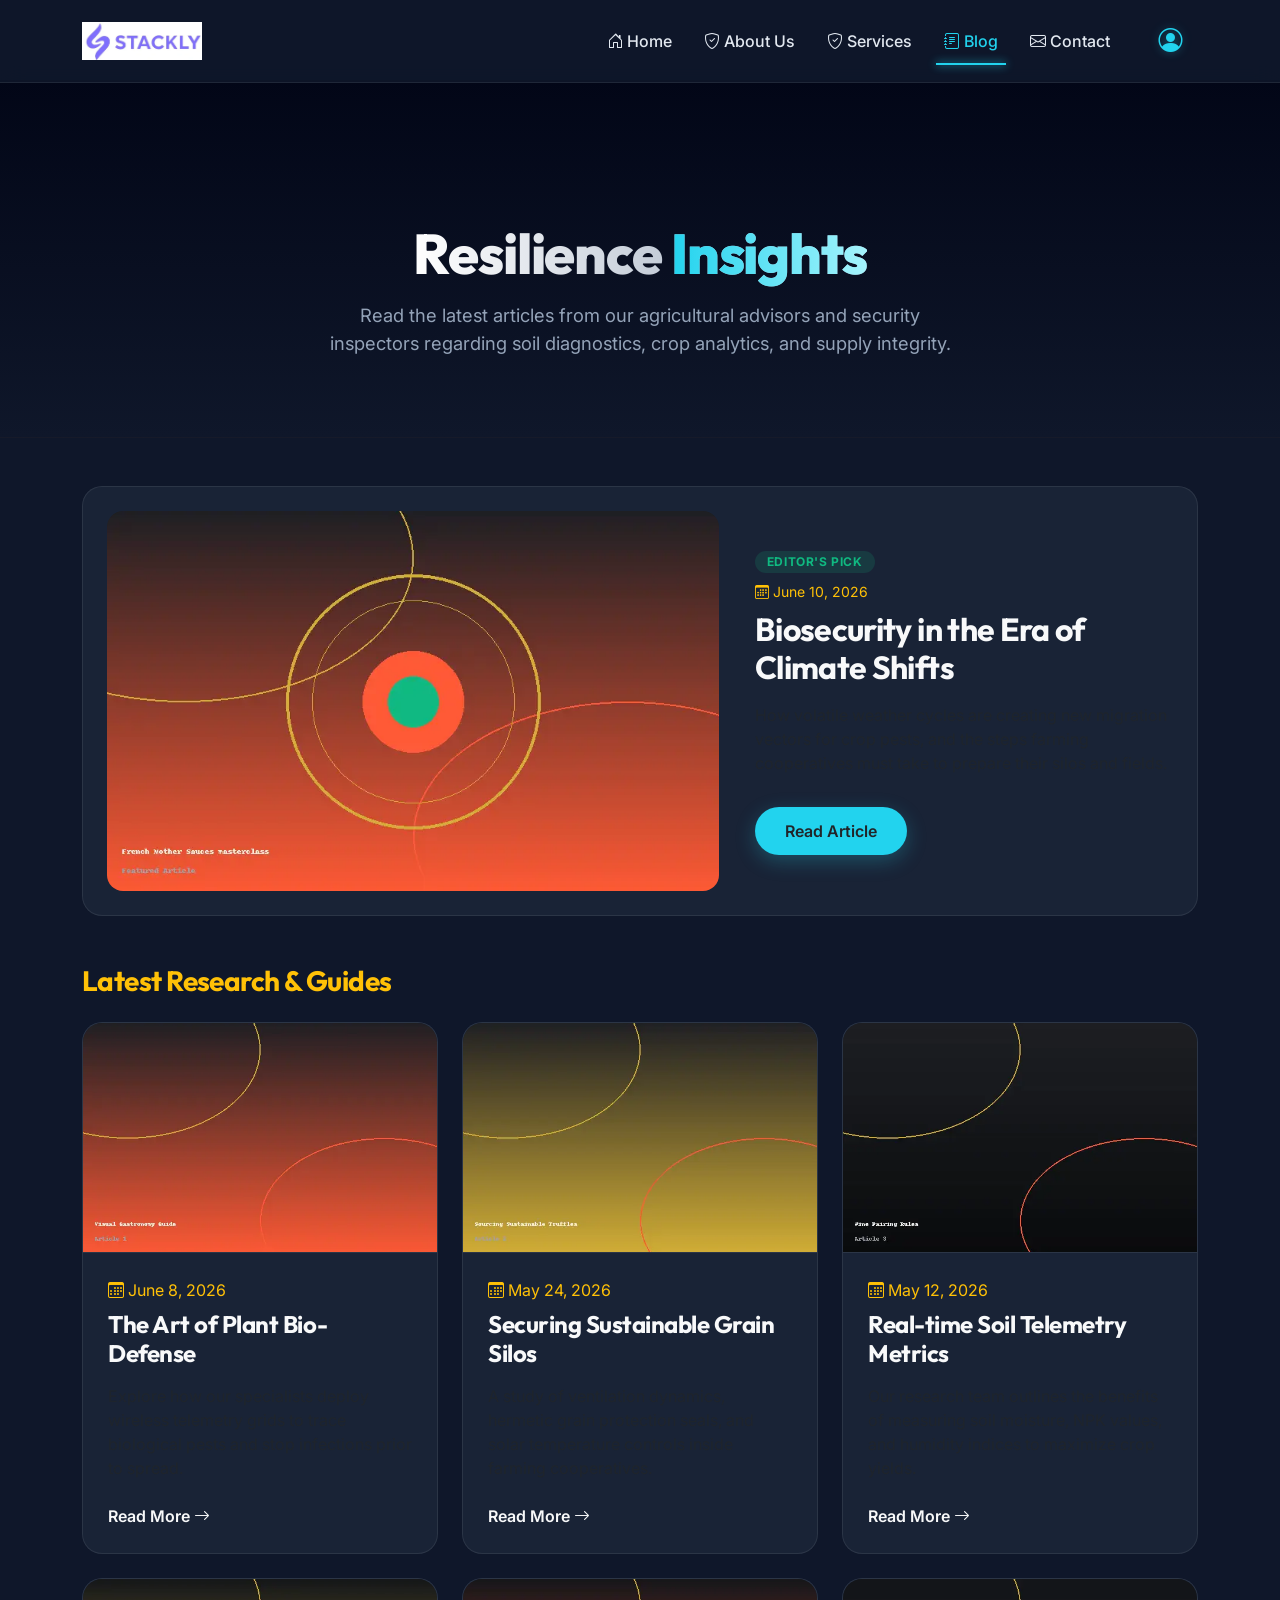
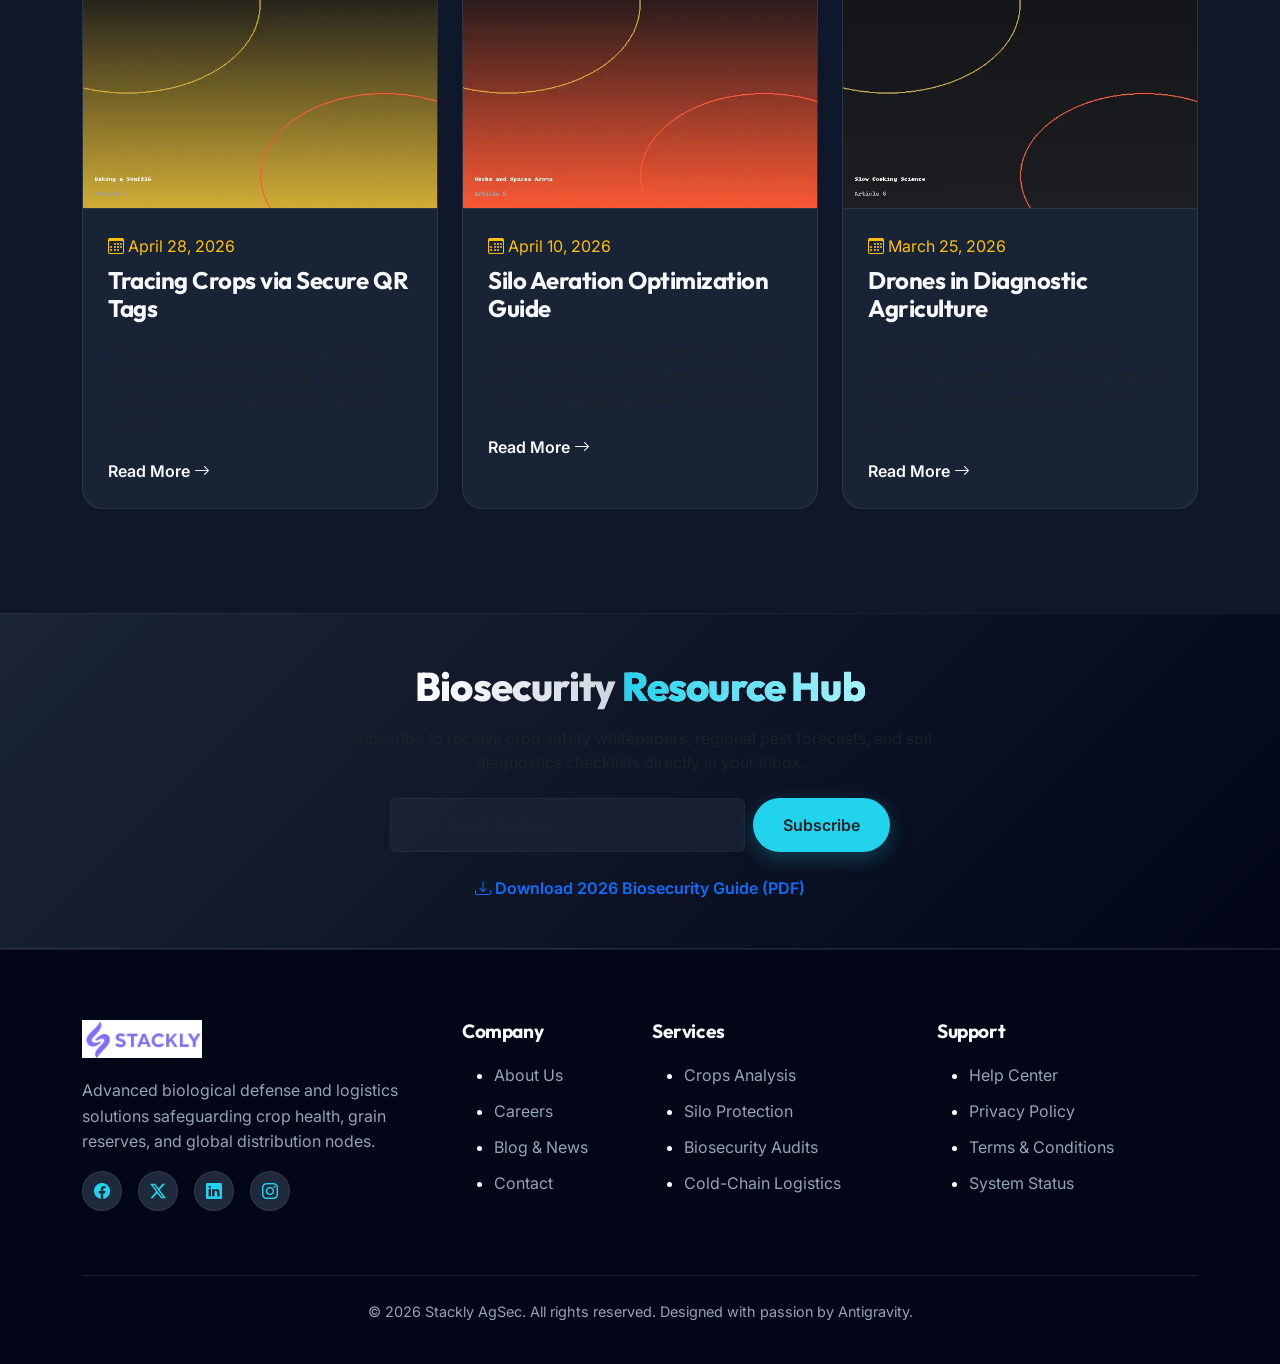
<file: blog.html>
<!DOCTYPE html>
<html lang="en">
<head>
<meta charset="UTF-8">
<meta name="viewport" content="width=device-width, initial-scale=1.0">
<title> Blog || Stackly AgSec</title>
<link href="https://cdn.jsdelivr.net/npm/bootstrap@5.3.0/dist/css/bootstrap.min.css" rel="stylesheet">
<link href="https://cdn.jsdelivr.net/npm/bootstrap-icons/font/bootstrap-icons.css" rel="stylesheet">
<link href="https://fonts.googleapis.com/css2?family=Inter:wght@300;400;500;600&family=Outfit:wght@400;700;800&display=swap" rel="stylesheet">
<link rel="stylesheet" href="css/style.css">
</head>
<body>

<!-- 1. Navbar -->
<nav class="navbar navbar-expand-lg navbar-dark custom-navbar fixed-top">
  <div class="container">
    <a class="navbar-brand fw-bold d-flex align-items-center" href="index.html">
      <img src="images/logo.webp" alt="Stackly AgSec Logo" class="logo-img">
    </a>
    <button class="navbar-toggler" type="button" data-bs-toggle="collapse" data-bs-target="#navbarMenu">
      <span class="navbar-toggler-icon"></span>
    </button>
    <div class="collapse navbar-collapse" id="navbarMenu">
      <ul class="navbar-nav ms-auto align-items-lg-center">
        <li class="nav-item"><a class="nav-link" href="index.html"><i class="bi bi-house-door"></i> Home</a></li>
        <li class="nav-item"><a class="nav-link" href="about.html"><i class="bi bi-shield-check"></i> About Us</a></li>
        <li class="nav-item"><a class="nav-link" href="services.html"><i class="bi bi-shield-check"></i> Services</a></li>
        <li class="nav-item"><a class="nav-link active" href="blog.html"><i class="bi bi-journal-text"></i> Blog</a></li>
        <li class="nav-item"><a class="nav-link" href="contact.html"><i class="bi bi-envelope"></i> Contact</a></li>
        <li class="nav-item dropdown ms-lg-3">
          <a class="nav-link dropdown-toggle profile-icon" href="#" role="button" data-bs-toggle="dropdown">
            <i class="bi bi-person-circle fs-4"></i>
          </a>
          <ul class="dropdown-menu dropdown-menu-end custom-dropdown">
            <li><a class="dropdown-item" href="login.html"><i class="bi bi-box-arrow-in-right"></i> Login</a></li>
            <li><a class="dropdown-item" href="register.html"><i class="bi bi-person-plus"></i> Register</a></li>
          </ul>
        </li>
      </ul>
    </div>
  </div>
</nav>

<!-- 2. Page Hero Section -->
<section class="page-hero">
  <div class="container">
    <h1 class="section-title">Resilience <span>Insights</span></h1>
    <p>Read the latest articles from our agricultural advisors and security inspectors regarding soil diagnostics, crop analytics, and supply integrity.</p>
  </div>
</section>

<!-- 3. Featured Post Section [NEW SECTION] -->
<section class="featured-post-section pt-5 pb-5">
  <div class="container">
    <div class="custom-card p-4">
      <div class="row align-items-center">
        <div class="col-lg-7 mb-4 mb-lg-0">
          <img src="images/news-featured.webp" class="img-fluid rounded-4 w-100" alt="Featured Post Crop Diagnostics" style="max-height: 380px; object-fit: cover;">
        </div>
        <div class="col-lg-5 ps-lg-4">
          <span class="badge badge-success mb-2">Editor's Pick</span>
          <p class="text-warning small mb-2"><i class="bi bi-calendar3"></i> June 10, 2026</p>
          <h2 class="mb-3" style="font-family: 'Outfit', sans-serif;">Biosecurity in the Era of Climate Shifts</h2>
          <p class="text-muted">How volatile weather cycles are creating new migration vectors for crop pests, and the steps farming cooperatives must take to prepare their silos and fields.</p>
          <a href="error.html" class="btn btn-cyber text-dark mt-3">Read Article</a>
        </div>
      </div>
    </div>
  </div>
</section>

<!-- 4. Articles Grid Section (6 Cards Total) -->
<section class="blog-section pt-0">
  <div class="container">
    <h3 class="mb-4 text-warning" style="font-family: 'Outfit', sans-serif;">Latest Research & Guides</h3>
    <div class="row">
      <!-- Article 1 -->
      <div class="col-lg-4 col-md-6 mb-4">
        <div class="custom-card">
          <img src="images/news1.webp" class="dish-img" alt="Bio defense patterns">
          <div class="dish-content">
            <p class="text-warning mb-2"><i class="bi bi-calendar3"></i> June 8, 2026</p>
            <h4 class="mb-3">The Art of Plant Bio-Defense</h4>
            <p class="text-muted">Explore how our specialists deploy wireless telemetry grids to trace biological pests and stop infections prior to spread.</p>
            <a href="error.html" class="btn btn-link-custom p-0 mt-2 border-0">Read More <i class="bi bi-arrow-right"></i></a>
          </div>
        </div>
      </div>
      <!-- Article 2 -->
      <div class="col-lg-4 col-md-6 mb-4">
        <div class="custom-card">
          <img src="images/news2.webp" class="dish-img" alt="Silo locks">
          <div class="dish-content">
            <p class="text-warning mb-2"><i class="bi bi-calendar3"></i> May 24, 2026</p>
            <h4 class="mb-3">Securing Sustainable Grain Silos</h4>
            <p class="text-muted">A study of ventilation dynamics, hermetic grain protection seals, and solar temperature controls inside farming cooperatives.</p>
            <a href="error.html" class="btn btn-link-custom p-0 mt-2 border-0">Read More <i class="bi bi-arrow-right"></i></a>
          </div>
        </div>
      </div>
      <!-- Article 3 -->
      <div class="col-lg-4 col-md-6 mb-4">
        <div class="custom-card">
          <img src="images/news3.webp" class="dish-img" alt="Soil telemetry">
          <div class="dish-content">
            <p class="text-warning mb-2"><i class="bi bi-calendar3"></i> May 12, 2026</p>
            <h4 class="mb-3">Real-time Soil Telemetry Metrics</h4>
            <p class="text-muted">Our research team outlines the benefits of measuring soil moisture, NPK values, and humidity indices to maximize crop yields.</p>
            <a href="error.html" class="btn btn-link-custom p-0 mt-2 border-0">Read More <i class="bi bi-arrow-right"></i></a>
          </div>
        </div>
      </div>
      <!-- Article 4 [NEW] -->
      <div class="col-lg-4 col-md-6 mb-4">
        <div class="custom-card">
          <img src="images/blog4.webp" class="dish-img" alt="QR Traceability">
          <div class="dish-content">
            <p class="text-warning mb-2"><i class="bi bi-calendar3"></i> April 28, 2026</p>
            <h4 class="mb-3">Tracing Crops via Secure QR Tags</h4>
            <p class="text-muted">How agricultural logistics companies utilize secure QR tags to log shipping batches and verify pesticide limits at borders.</p>
            <a href="error.html" class="btn btn-link-custom p-0 mt-2 border-0">Read More <i class="bi bi-arrow-right"></i></a>
          </div>
        </div>
      </div>
      <!-- Article 5 [NEW] -->
      <div class="col-lg-4 col-md-6 mb-4">
        <div class="custom-card">
          <img src="images/blog5.webp" class="dish-img" alt="Silo Ventilation">
          <div class="dish-content">
            <p class="text-warning mb-2"><i class="bi bi-calendar3"></i> April 10, 2026</p>
            <h4 class="mb-3">Silo Aeration Optimization Guide</h4>
            <p class="text-muted">Practical steps for configuring air ducts and heat sensors inside large storage bins to completely prevent grain decay.</p>
            <a href="error.html" class="btn btn-link-custom p-0 mt-2 border-0">Read More <i class="bi bi-arrow-right"></i></a>
          </div>
        </div>
      </div>
      <!-- Article 6 [NEW] -->
      <div class="col-lg-4 col-md-6 mb-4">
        <div class="custom-card">
          <img src="images/blog6.webp" class="dish-img" alt="Drone Analysis">
          <div class="dish-content">
            <p class="text-warning mb-2"><i class="bi bi-calendar3"></i> March 25, 2026</p>
            <h4 class="mb-3">Drones in Diagnostic Agriculture</h4>
            <p class="text-muted">Using high-resolution multispectral cameras mounted on drones to map soil hydration index contours across 100+ acres.</p>
            <a href="error.html" class="btn btn-link-custom p-0 mt-2 border-0">Read More <i class="bi bi-arrow-right"></i></a>
          </div>
        </div>
      </div>
    </div>
  </div>
</section>

<!-- 5. Newsletter & Resource Hub Section [NEW SECTION] -->
<section class="newsletter-section text-center py-5">
  <div class="container">
    <h2 class="section-title mb-3">Biosecurity <span>Resource Hub</span></h2>
    <p class="text-muted mb-4" style="max-width: 600px; margin: 0 auto;">Subscribe to receive crop safety whitepapers, regional pest forecasts, and soil diagnostics checklists directly in your inbox.</p>
    <form class="newsletter-form d-flex justify-content-center mx-auto" style="max-width: 500px;">
      <input type="email" class="form-control me-2" placeholder="Your Email Address" required>
      <button class="btn btn-cyber text-dark" type="submit">Subscribe</button>
    </form>
    <div class="mt-4">
      <a href="error.html" class="text-primary text-decoration-none fw-semibold"><i class="bi bi-download"></i> Download 2026 Biosecurity Guide (PDF)</a>
    </div>
  </div>
</section>

<!-- 6. Footer Section -->
<footer class="footer-section">
  <div class="container">
    <div class="row">
      <div class="col-lg-4 col-md-6 mb-4">
        <h3 class="footer-logo d-flex align-items-center">
          <img src="images/logo.webp" alt="Stackly AgSec Logo" class="footer-logo-img me-2">
        </h3>
        <p class="footer-text">
          Advanced biological defense and logistics solutions safeguarding crop health, grain reserves, and global distribution nodes.
        </p>
        <div class="social-icons">
          <a href="error.html"><i class="bi bi-facebook"></i></a>
          <a href="error.html"><i class="bi bi-twitter-x"></i></a>
          <a href="error.html"><i class="bi bi-linkedin"></i></a>
          <a href="error.html"><i class="bi bi-instagram"></i></a>
        </div>
      </div>
      <div class="col-lg-2 col-md-6 mb-4">
        <h5>Company</h5>
        <ul>
          <li><a href="about.html">About Us</a></li>
          <li><a href="error.html">Careers</a></li>
          <li><a href="blog.html">Blog & News</a></li>
          <li><a href="contact.html">Contact</a></li>
        </ul>
      </div>
      <div class="col-lg-3 col-md-6 mb-4">
        <h5>Services</h5>
        <ul>
          <li><a href="services.html">Crops Analysis</a></li>
          <li><a href="services.html">Silo Protection</a></li>
          <li><a href="services.html">Biosecurity Audits</a></li>
          <li><a href="services.html">Cold-Chain Logistics</a></li>
        </ul>
      </div>
      <div class="col-lg-3 col-md-6 mb-4">
        <h5>Support</h5>
        <ul>
          <li><a href="error.html">Help Center</a></li>
          <li><a href="error.html">Privacy Policy</a></li>
          <li><a href="error.html">Terms & Conditions</a></li>
          <li><a href="error.html">System Status</a></li>
        </ul>
      </div>
    </div>
    <div class="footer-bottom text-center">
      <p>&copy; 2026 Stackly AgSec. All rights reserved. Designed with passion by Antigravity.</p>
    </div>
  </div>
</footer>

<!-- Bootstrap JS -->
<script src="https://cdn.jsdelivr.net/npm/bootstrap@5.3.0/dist/js/bootstrap.bundle.min.js"></script>
<!-- Script -->

</body>
</html>
</file>
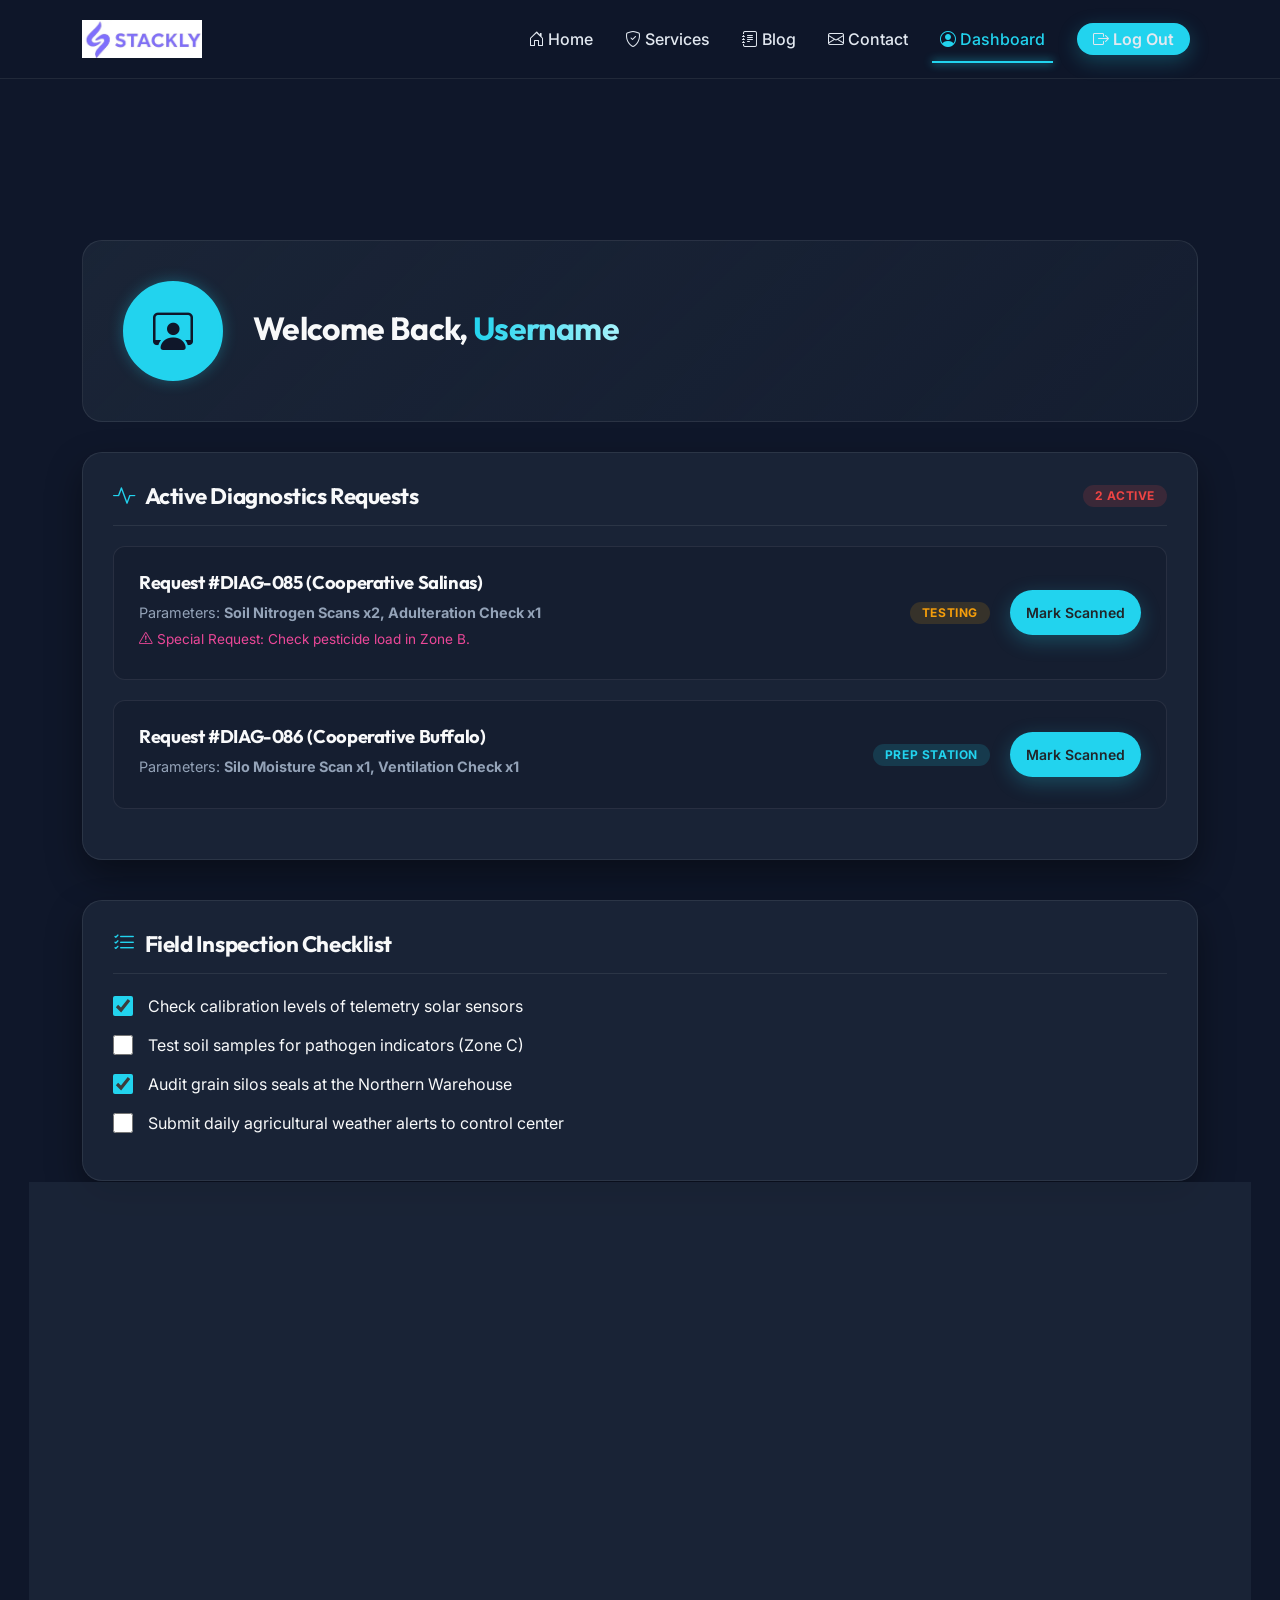
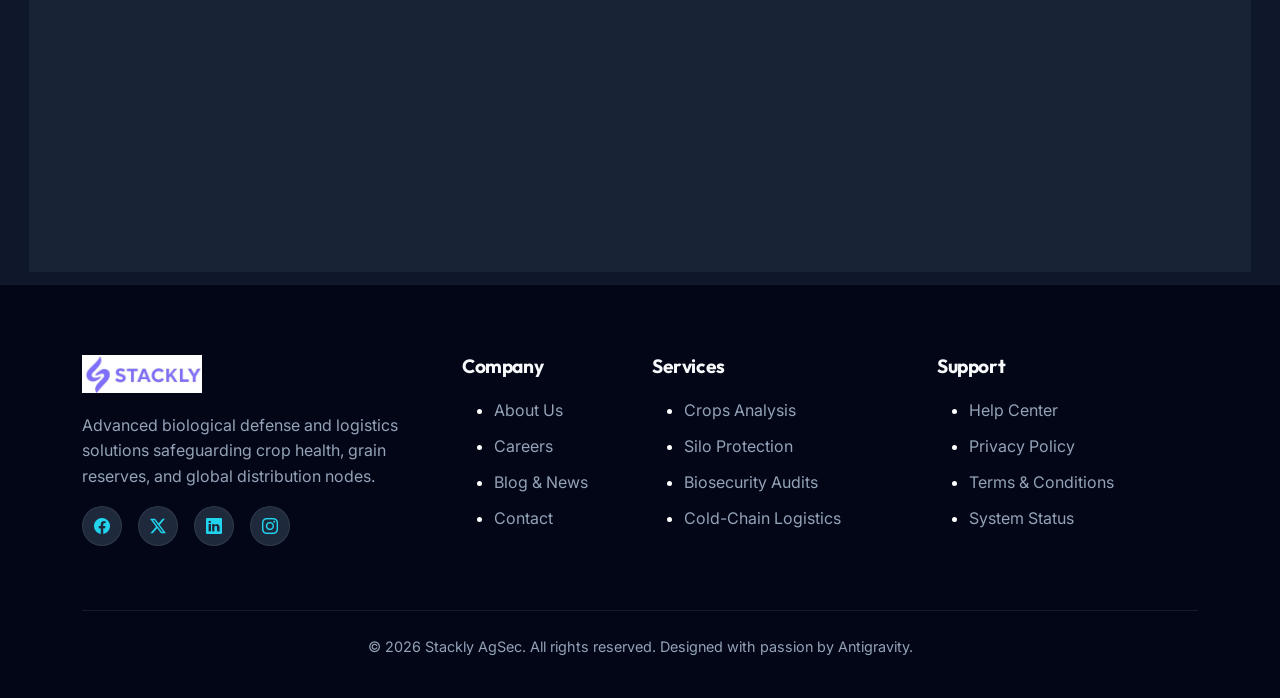
<file: chef-dashboard.html>
<!DOCTYPE html>
<html lang="en">
<head>
    <meta charset="UTF-8">
    <meta name="viewport" content="width=device-width, initial-scale=1.0">
    <title>Chef Dashboard || Stackly AgSec</title>
    <meta name="description" content="Manage field prep, live diagnostics requests, and daily agronomy advisors.">
    <!-- Bootstrap CSS -->
    <link href="https://cdn.jsdelivr.net/npm/bootstrap@5.3.0/dist/css/bootstrap.min.css" rel="stylesheet">
    <!-- Bootstrap Icons -->
    <link href="https://cdn.jsdelivr.net/npm/bootstrap-icons/font/bootstrap-icons.css" rel="stylesheet">
    <!-- Google Fonts -->
    <link href="https://fonts.googleapis.com/css2?family=Inter:wght@300;400;500;600&family=Outfit:wght@400;700;800&display=swap" rel="stylesheet">
    <!-- Stylesheet -->
    <link rel="stylesheet" href="css/style.css">
    <style>
        .dashboard-grid {
            display: grid;
            grid-template-columns: 1fr;
            gap: 40px;
            margin-top: 30px;
        }
        .dashboard-card {
            background: var(--bg-card);
            border: 1px solid var(--glass-border);
            border-radius: var(--radius-lg);
            padding: 30px;
            box-shadow: var(--shadow-card);
            backdrop-filter: blur(10px);
        }
        .card-header {
            display: flex;
            justify-content: space-between;
            align-items: center;
            border-bottom: 1px solid var(--glass-border);
            padding-bottom: 15px;
            margin-bottom: 20px;
        }
        .card-header h3 {
            font-size: 1.4rem;
            display: flex;
            align-items: center;
            gap: 10px;
            margin-bottom: 0;
        }
        .card-header h3 i {
            color: var(--primary-color);
        }
        .profile-banner {
            display: flex;
            align-items: center;
            gap: 30px;
            background: linear-gradient(135deg, var(--bg-card), rgba(30, 41, 59, 0.4));
            border: 1px solid var(--glass-border);
            border-radius: var(--radius-lg);
            padding: 40px;
            margin-top: 40px;
        }
        .profile-avatar {
            width: 100px;
            height: 100px;
            border-radius: 50%;
            background: var(--primary-color);
            display: flex;
            align-items: center;
            justify-content: center;
            font-size: 2.5rem;
            color: var(--bg-dark);
            border: 3px solid var(--primary-color);
            box-shadow: 0 0 15px rgba(34, 211, 238, 0.3);
        }
        .profile-info h2 {
            font-size: 2rem;
            margin-bottom: 5px;
        }
        .membership-badge {
            display: inline-block;
            background: linear-gradient(95deg, var(--primary-color), var(--primary-hover));
            color: var(--bg-dark);
            font-size: 0.75rem;
            font-weight: 700;
            padding: 5px 15px;
            border-radius: var(--radius-full);
            text-transform: uppercase;
            letter-spacing: 0.05em;
            margin-top: 5px;
        }
        .checklist-item {
            display: flex;
            align-items: center;
            gap: 15px;
            margin-bottom: 15px;
            color: var(--text-light);
        }
        .checklist-item input[type="checkbox"] {
            accent-color: var(--primary-color);
            width: 20px;
            height: 20px;
            cursor: pointer;
        }
        .live-order-card {
            background: rgba(15, 23, 42, 0.4);
            border: 1px solid var(--glass-border);
            border-radius: var(--radius-md);
            padding: 25px;
            margin-bottom: 20px;
            display: flex;
            justify-content: space-between;
            align-items: center;
            transition: var(--transition);
        }
        .live-order-card:hover {
            border-color: var(--primary-color);
            transform: scale(1.01);
            box-shadow: 0 5px 15px rgba(34, 211, 238, 0.1);
        }
        .order-meta h4 {
            font-size: 1.15rem;
            color: var(--text-light);
            margin-bottom: 8px;
        }
        .order-meta p {
            font-size: 0.9rem;
            color: var(--text-muted);
            margin-bottom: 5px;
        }
        .designer-form {
            display: grid;
            grid-template-columns: 1fr 1fr;
            gap: 20px;
        }
        .designer-form .form-group.full-width {
            grid-column: 1 / -1;
        }
    </style>
</head>
<body>

    <!-- NAVBAR -->
    <nav class="navbar navbar-expand-lg navbar-dark custom-navbar fixed-top scrolled">
      <div class="container">
        <a class="navbar-brand fw-bold d-flex align-items-center" href="index.html">
          <img src="images/logo.webp" alt="Stackly AgSec Logo" class="logo-img">
        </a>
        <button class="navbar-toggler" type="button" data-bs-toggle="collapse" data-bs-target="#navbarMenu">
          <span class="navbar-toggler-icon"></span>
        </button>
        <div class="collapse navbar-collapse" id="navbarMenu">
          <ul class="navbar-nav ms-auto align-items-lg-center">
            <li class="nav-item"><a class="nav-link" href="index.html"><i class="bi bi-house-door"></i> Home</a></li>
            <li class="nav-item"><a class="nav-link" href="services.html"><i class="bi bi-shield-check"></i> Services</a></li>
            <li class="nav-item"><a class="nav-link" href="blog.html"><i class="bi bi-journal-text"></i> Blog</a></li>
            <li class="nav-item"><a class="nav-link" href="contact.html"><i class="bi bi-envelope"></i> Contact</a></li>
            <li class="nav-item"><a class="nav-link active" href="#"><i class="bi bi-person-circle"></i> Dashboard</a></li>
            <li class="nav-item"><a class="nav-link btn btn-cyber text-dark ms-lg-3 px-3 py-1" href="index.html"><i class="bi bi-box-arrow-right"></i> Log Out</a></li>
          </ul>
        </div>
      </div>
    </nav>

    <main class="container" style="padding-top: 120px; padding-bottom: 80px;">
        
        <!-- SECTION 1: PROFILE BANNER -->
        <section class="profile-banner animate-on-scroll" id="chef-profile">
            <div class="profile-avatar">
                <i class="bi bi-person-workspace"></i>
            </div>
            <div class="profile-info">
                <h2>Welcome Back, <span class="highlight" id="dashboard-username">Username</span></h2>
            </div>
        </section>

        <div class="dashboard-grid">
            
            <!-- SECTION 2: ACTIVE LIVE TICKETS -> ACTIVE DIAGNOSTIC REQUESTS -->
            <section class="dashboard-card animate-on-scroll" id="active-tickets">
                <div class="card-header">
                    <h3><i class="bi bi-activity"></i> Active Diagnostics Requests</h3>
                    <span class="badge badge-danger">2 Active</span>
                </div>
                <!-- Ticket 1 -->
                <div class="live-order-card">
                    <div class="order-meta">
                        <h4>Request #DIAG-085 (Cooperative Salinas)</h4>
                        <p>Parameters: <strong>Soil Nitrogen Scans x2, Adulteration Check x1</strong></p>
                        <p style="color: var(--color-secondary); font-size: 0.85rem;"><i class="bi bi-exclamation-triangle"></i> Special Request: Check pesticide load in Zone B.</p>
                    </div>
                    <div>
                        <span class="badge badge-warning">Testing</span>
                        <button class="btn btn-cyber text-dark btn-sm px-3 ms-3" onclick="alert('Ticket flagged as SCANNED! Results submitted to Partner Portal.')">Mark Scanned</button>
                    </div>
                </div>
                <!-- Ticket 2 -->
                <div class="live-order-card">
                    <div class="order-meta">
                        <h4>Request #DIAG-086 (Cooperative Buffalo)</h4>
                        <p>Parameters: <strong>Silo Moisture Scan x1, Ventilation Check x1</strong></p>
                    </div>
                    <div>
                        <span class="badge badge-info">Prep Station</span>
                        <button class="btn btn-cyber text-dark btn-sm px-3 ms-3" onclick="alert('Ticket flagged as SCANNED! Results submitted to Partner Portal.')">Mark Scanned</button>
                    </div>
                </div>
            </section>

            <!-- SECTION 3: KITCHEN PREP CHECKLIST -> INSPECTION CHECKLIST -->
            <section class="dashboard-card animate-on-scroll" id="prep-checklist">
                <div class="card-header">
                    <h3><i class="bi bi-list-check"></i> Field Inspection Checklist</h3>
                </div>
                <div class="checklist-item">
                    <input type="checkbox" id="check-sauces" checked>
                    <label for="check-sauces">Check calibration levels of telemetry solar sensors</label>
                </div>
                <div class="checklist-item">
                    <input type="checkbox" id="check-lobster">
                    <label for="check-lobster">Test soil samples for pathogen indicators (Zone C)</label>
                </div>
                <div class="checklist-item">
                    <input type="checkbox" id="check-asparagus" checked>
                    <label for="check-asparagus">Audit grain silos seals at the Northern Warehouse</label>
                </div>
                <div class="checklist-item">
                    <input type="checkbox" id="check-stocks">
                    <label for="check-stocks">Submit daily agricultural weather alerts to control center</label>
                </div>
            </section>

            <!-- SECTION 4: MENU DESIGNER CONSOLE -> ADVISORY PUBLISHER -->
            <section class="dashboard-card animate-on-scroll" id="menu-designer">
                <div class="card-header">
                    <h3><i class="bi bi-megaphone"></i> Publish Crop Advisory / Alert</h3>
                </div>
                <form class="designer-form" onsubmit="event.preventDefault(); alert('Advisor Special successfully posted to Stackly AgSec Live Alerts Board!'); this.reset();">
                    <div class="form-group mb-3">
                        <label class="form-label" for="special-title">Advisory Title *</label>
                        <input type="text" id="special-title" class="form-control" placeholder="e.g. Pest Risk Warning: Aphids" required>
                    </div>
                    <div class="form-group mb-3">
                        <label class="form-label" for="special-price">Region Affected *</label>
                        <input type="text" id="special-price" class="form-control" placeholder="e.g. Salinas Valley" required>
                    </div>
                    <div class="form-group mb-3">
                        <label class="form-label" for="special-badge">Threat Severity</label>
                        <input type="text" id="special-badge" class="form-control" placeholder="e.g. High Threat / Low Risk">
                    </div>
                    <div class="form-group mb-3">
                        <label class="form-label" for="special-pairing">Suggested Intervention</label>
                        <input type="text" id="special-pairing" class="form-control" placeholder="e.g. Organic Soap Spray / Isolation">
                    </div>
                    <div class="form-group full-width mb-3">
                        <label class="form-label" for="special-description">Diagnostic Details & Field Instructions *</label>
                        <textarea id="special-description" class="form-control" placeholder="Describe symptoms, regional spread trends, and crop treatment steps..." required style="min-height: 80px;"></textarea>
                    </div>
                    <div class="form-group full-width text-center mt-3">
                        <button type="submit" class="btn btn-cyber text-dark px-4">Publish Live Alert</button>
                    </div>
                </form>
            </section>

        </div>
    </main>

    <!-- FOOTER Section -->
    <footer class="footer-section">
      <div class="container">
        <div class="row">
          <div class="col-lg-4 col-md-6 mb-4">
            <h3 class="footer-logo d-flex align-items-center">
              <img src="images/logo.webp" alt="Stackly AgSec Logo" class="footer-logo-img me-2">
            </h3>
            <p class="footer-text">
              Advanced biological defense and logistics solutions safeguarding crop health, grain reserves, and global distribution nodes.
            </p>
            <div class="social-icons">
              <a href="error.html"><i class="bi bi-facebook"></i></a>
              <a href="error.html"><i class="bi bi-twitter-x"></i></a>
              <a href="error.html"><i class="bi bi-linkedin"></i></a>
              <a href="error.html"><i class="bi bi-instagram"></i></a>
            </div>
          </div>
          <div class="col-lg-2 col-md-6 mb-4">
            <h5>Company</h5>
            <ul>
              <li><a href="about.html">About Us</a></li>
              <li><a href="error.html">Careers</a></li>
              <li><a href="blog.html">Blog & News</a></li>
              <li><a href="contact.html">Contact</a></li>
            </ul>
          </div>
          <div class="col-lg-3 col-md-6 mb-4">
            <h5>Services</h5>
            <ul>
              <li><a href="services.html">Crops Analysis</a></li>
              <li><a href="services.html">Silo Protection</a></li>
              <li><a href="services.html">Biosecurity Audits</a></li>
              <li><a href="services.html">Cold-Chain Logistics</a></li>
            </ul>
          </div>
          <div class="col-lg-3 col-md-6 mb-4">
            <h5>Support</h5>
            <ul>
              <li><a href="error.html">Help Center</a></li>
              <li><a href="error.html">Privacy Policy</a></li>
              <li><a href="error.html">Terms & Conditions</a></li>
              <li><a href="error.html">System Status</a></li>
            </ul>
          </div>
        </div>
        <div class="footer-bottom text-center">
          <p>&copy; 2026 Stackly AgSec. All rights reserved. Designed with passion by Antigravity.</p>
        </div>
      </div>
    </footer>

    <!-- Bootstrap JS -->
    <script src="https://cdn.jsdelivr.net/npm/bootstrap@5.3.0/dist/js/bootstrap.bundle.min.js"></script>
<!-- Script to load dynamic username -->
    <script>
      document.addEventListener("DOMContentLoaded", () => {
        const username = localStorage.getItem('agsec_username');
        if (username) {
          const usernameEl = document.getElementById('dashboard-username');
          if(usernameEl) usernameEl.textContent = username;
        }
      });
    </script>
</body>
</html>
</file>
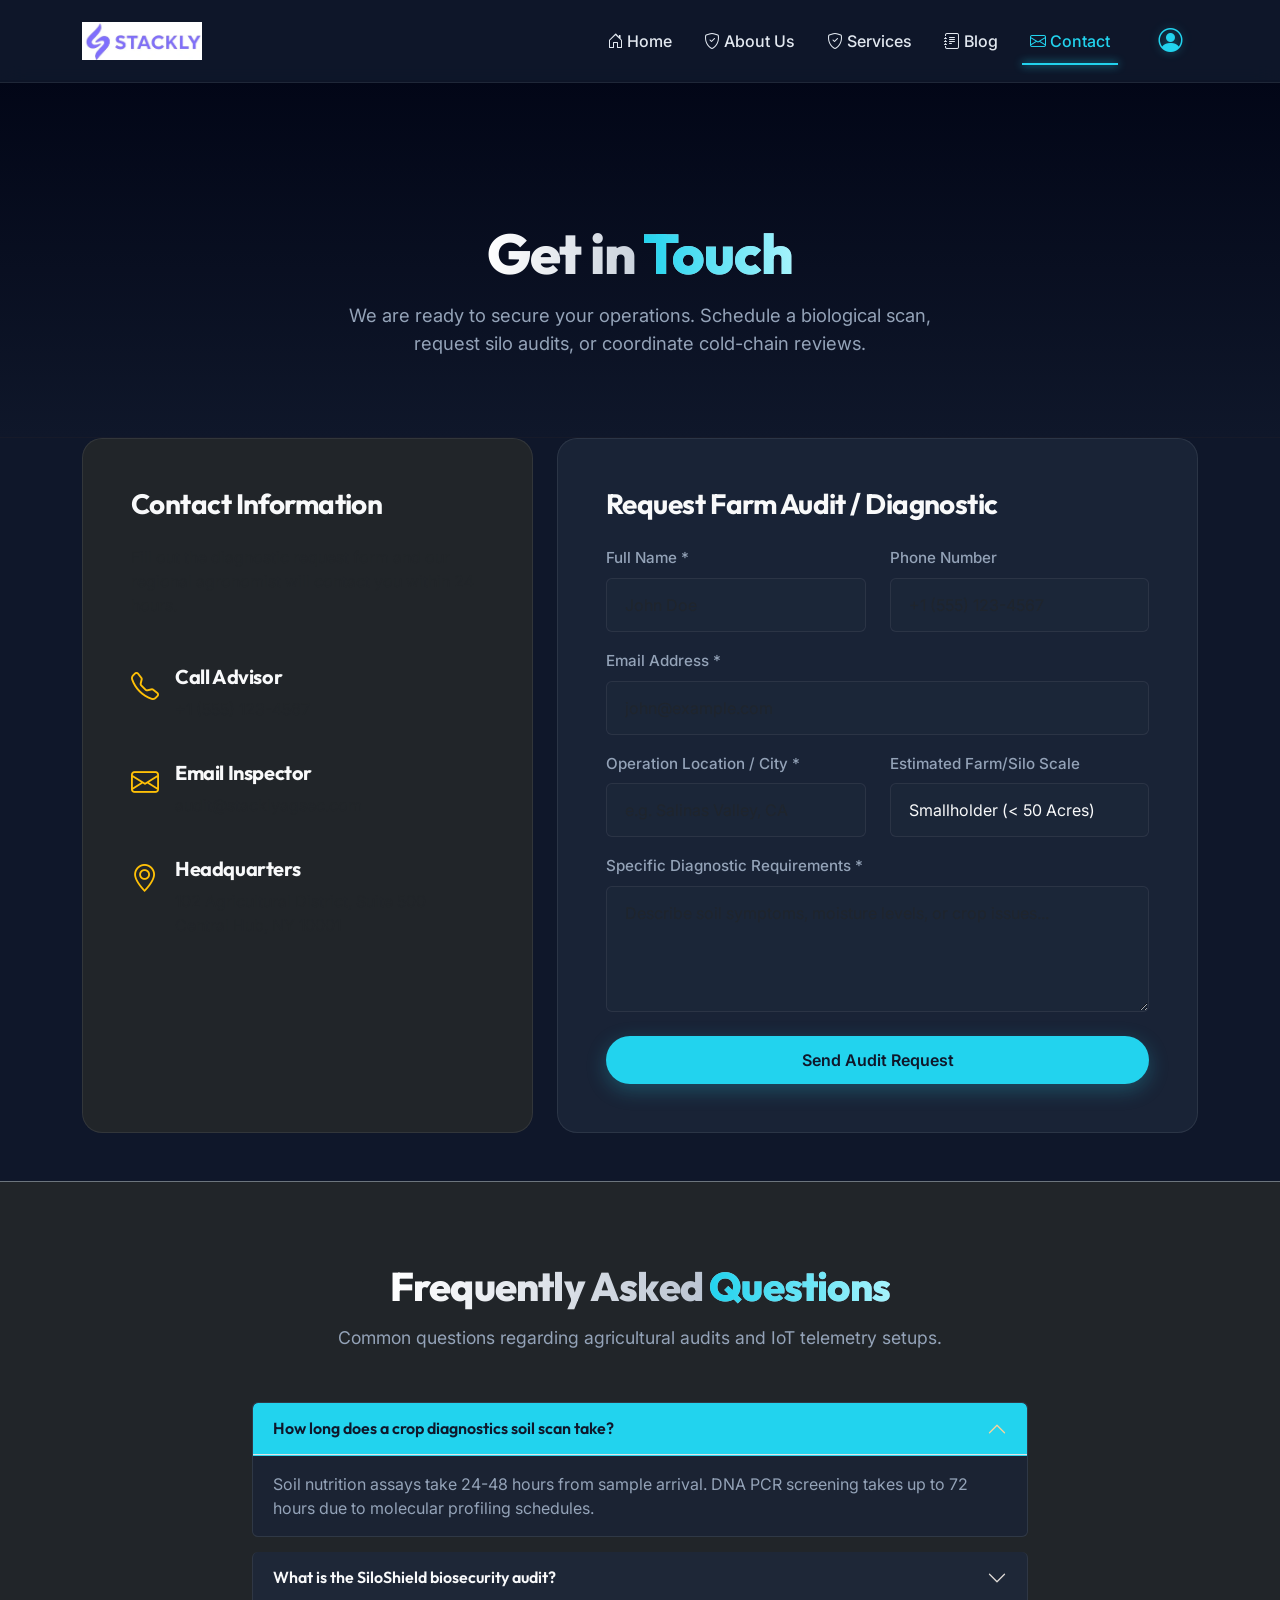
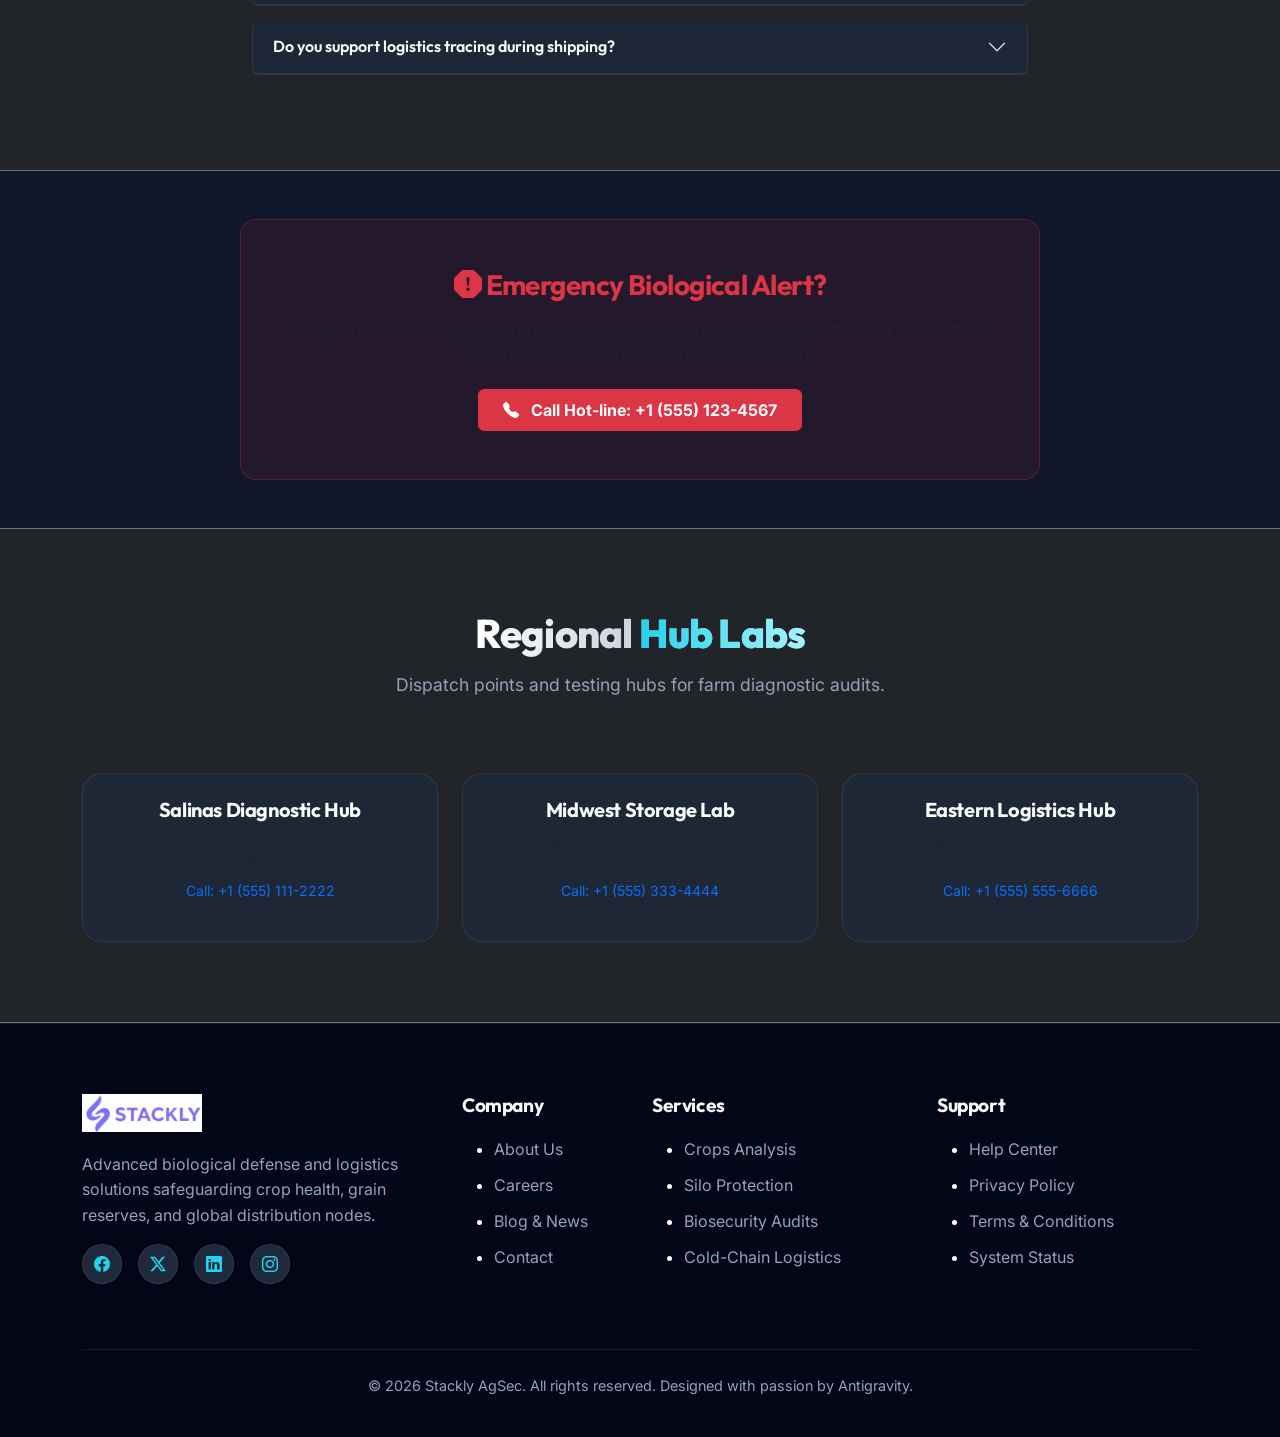
<file: contact.html>
<!DOCTYPE html>
<html lang="en">
<head>
<meta charset="UTF-8">
<meta name="viewport" content="width=device-width, initial-scale=1.0">
<title> Contact || Stackly AgSec</title>
<link href="https://cdn.jsdelivr.net/npm/bootstrap@5.3.0/dist/css/bootstrap.min.css" rel="stylesheet">
<link href="https://cdn.jsdelivr.net/npm/bootstrap-icons/font/bootstrap-icons.css" rel="stylesheet">
<link href="https://fonts.googleapis.com/css2?family=Inter:wght@300;400;500;600&family=Outfit:wght@400;700;800&display=swap" rel="stylesheet">
<link rel="stylesheet" href="css/style.css">
</head>
<body>

<!-- 1. Navbar -->
<nav class="navbar navbar-expand-lg navbar-dark custom-navbar fixed-top">
  <div class="container">
    <a class="navbar-brand fw-bold d-flex align-items-center" href="index.html">
      <img src="images/logo.webp" alt="Stackly AgSec Logo" class="logo-img">
    </a>
    <button class="navbar-toggler" type="button" data-bs-toggle="collapse" data-bs-target="#navbarMenu">
      <span class="navbar-toggler-icon"></span>
    </button>
    <div class="collapse navbar-collapse" id="navbarMenu">
      <ul class="navbar-nav ms-auto align-items-lg-center">
        <li class="nav-item"><a class="nav-link" href="index.html"><i class="bi bi-house-door"></i> Home</a></li>
        <li class="nav-item"><a class="nav-link" href="about.html"><i class="bi bi-shield-check"></i> About Us</a></li>
        <li class="nav-item"><a class="nav-link" href="services.html"><i class="bi bi-shield-check"></i> Services</a></li>
        <li class="nav-item"><a class="nav-link" href="blog.html"><i class="bi bi-journal-text"></i> Blog</a></li>
        <li class="nav-item"><a class="nav-link active" href="contact.html"><i class="bi bi-envelope"></i> Contact</a></li>
        <li class="nav-item dropdown ms-lg-3">
          <a class="nav-link dropdown-toggle profile-icon" href="#" role="button" data-bs-toggle="dropdown">
            <i class="bi bi-person-circle fs-4"></i>
          </a>
          <ul class="dropdown-menu dropdown-menu-end custom-dropdown">
            <li><a class="dropdown-item" href="login.html"><i class="bi bi-box-arrow-in-right"></i> Login</a></li>
            <li><a class="dropdown-item" href="register.html"><i class="bi bi-person-plus"></i> Register</a></li>
          </ul>
        </li>
      </ul>
    </div>
  </div>
</nav>

<!-- 2. Page Hero Section -->
<section class="page-hero">
  <div class="container">
    <h1 class="section-title">Get in <span>Touch</span></h1>
    <p>We are ready to secure your operations. Schedule a biological scan, request silo audits, or coordinate cold-chain reviews.</p>
  </div>
</section>

<!-- 3. Contact Form & Info Grid Section -->
<section class="contact-section pt-0 pb-5">
  <div class="container">
    <div class="row">
      <!-- Contact Info -->
      <div class="col-lg-5 mb-5 mb-lg-0">
        <div class="custom-card p-5 h-100 bg-dark">
          <h3 class="mb-4">Contact Information</h3>
          <p class="text-muted mb-5">Fill out the diagnostic request form and our regional agronomist will contact you within 24 hours.</p>
          
          <div class="d-flex align-items-start mb-4">
            <i class="bi bi-telephone text-warning fs-3 me-3"></i>
            <div>
              <h5>Call Advisor</h5>
              <p class="text-muted">+1 (555) 123-4567</p>
            </div>
          </div>
          
          <div class="d-flex align-items-start mb-4">
            <i class="bi bi-envelope text-warning fs-3 me-3"></i>
            <div>
              <h5>Email Inspector</h5>
              <p class="text-muted">audit@stacklyagsec.com</p>
            </div>
          </div>
          
          <div class="d-flex align-items-start">
            <i class="bi bi-geo-alt text-warning fs-3 me-3"></i>
            <div>
              <h5>Headquarters</h5>
              <p class="text-muted">102 Agricultural District, Suite 500<br>Central Hub, NY 10001</p>
            </div>
          </div>
        </div>
      </div>
      
      <!-- Contact Form -->
      <div class="col-lg-7">
        <div class="custom-card p-5 h-100">
          <h3 class="mb-4">Request Farm Audit / Diagnostic</h3>
          <form id="contactForm">
            <div class="row">
              <div class="col-md-6 mb-3 form-group">
                <label class="form-label" for="contact-name">Full Name *</label>
                <input type="text" id="contact-name" class="form-control" placeholder="John Doe" required>
                <div class="error-message text-danger small mt-1" style="display:none;"></div>
              </div>
              <div class="col-md-6 mb-3 form-group">
                <label class="form-label" for="contact-phone">Phone Number</label>
                <input type="text" id="contact-phone" class="form-control" placeholder="+1 (555) 123-4567">
                <div class="error-message text-danger small mt-1" style="display:none;"></div>
              </div>
            </div>
            <div class="mb-3 form-group">
              <label class="form-label" for="contact-email">Email Address *</label>
              <input type="email" id="contact-email" class="form-control" placeholder="john@example.com" required>
              <div class="error-message text-danger small mt-1" style="display:none;"></div>
            </div>
            <div class="row">
              <div class="col-md-6 mb-3 form-group">
                <label class="form-label" for="contact-subject">Operation Location / City *</label>
                <input type="text" id="contact-subject" class="form-control" placeholder="e.g. Salinas Valley, CA" required>
                <div class="error-message text-danger small mt-1" style="display:none;"></div>
              </div>
              <div class="col-md-6 mb-3 form-group">
                <label class="form-label" for="contact-size">Estimated Farm/Silo Scale</label>
                <select id="contact-size" class="form-control" style="background-color: rgba(30, 41, 59, 0.6); color: var(--text-light); border: 1px solid var(--glass-border);">
                  <option value="small">Smallholder (< 50 Acres)</option>
                  <option value="medium">Cooperative (50 - 500 Acres)</option>
                  <option value="large">Industrial Hub (> 500 Acres)</option>
                </select>
              </div>
            </div>
            <div class="mb-4 form-group">
              <label class="form-label" for="contact-message">Specific Diagnostic Requirements *</label>
              <textarea id="contact-message" class="form-control" rows="4" placeholder="Describe soil symptoms, moisture levels, or crop issues..." required></textarea>
              <div class="error-message text-danger small mt-1" style="display:none;"></div>
            </div>
            <button type="submit" class="btn btn-cyber w-100">Send Audit Request</button>
          </form>
        </div>
      </div>
    </div>
  </div>
</section>

<!-- 4. FAQ Accordion Section [NEW SECTION] -->
<section class="faq-section bg-dark border-top border-bottom border-secondary">
  <div class="container" style="max-width: 800px;">
    <div class="text-center mb-5">
      <h2 class="section-title">Frequently Asked <span>Questions</span></h2>
      <p class="section-subtitle">Common questions regarding agricultural audits and IoT telemetry setups.</p>
    </div>
    
    <div class="accordion" id="faqAccordion">
      <!-- FAQ 1 -->
      <div class="accordion-item">
        <h2 class="accordion-header" id="headingOne">
          <button class="accordion-button" type="button" data-bs-toggle="collapse" data-bs-target="#collapseOne" aria-expanded="true" aria-controls="collapseOne">
            How long does a crop diagnostics soil scan take?
          </button>
        </h2>
        <div id="collapseOne" class="accordion-collapse collapse show" aria-labelledby="headingOne" data-bs-parent="#faqAccordion">
          <div class="accordion-body">
            Soil nutrition assays take 24-48 hours from sample arrival. DNA PCR screening takes up to 72 hours due to molecular profiling schedules.
          </div>
        </div>
      </div>
      <!-- FAQ 2 -->
      <div class="accordion-item">
        <h2 class="accordion-header" id="headingTwo">
          <button class="accordion-button collapsed" type="button" data-bs-toggle="collapse" data-bs-target="#collapseTwo" aria-expanded="false" aria-controls="collapseTwo">
            What is the SiloShield biosecurity audit?
          </button>
        </h2>
        <div id="collapseTwo" class="accordion-collapse collapse" aria-labelledby="headingTwo" data-bs-parent="#faqAccordion">
          <div class="accordion-body">
            SiloShield is our comprehensive storage audit. We inspect physical seals, evaluate automated ventilation fans, and verify thermal telemetry trackers to eliminate mold and moisture risks.
          </div>
        </div>
      </div>
      <!-- FAQ 3 -->
      <div class="accordion-item">
        <h2 class="accordion-header" id="headingThree">
          <button class="accordion-button collapsed" type="button" data-bs-toggle="collapse" data-bs-target="#collapseThree" aria-expanded="false" aria-controls="collapseThree">
            Do you support logistics tracing during shipping?
          </button>
        </h2>
        <div id="collapseThree" class="accordion-collapse collapse" aria-labelledby="headingThree" data-bs-parent="#faqAccordion">
          <div class="accordion-body">
            Yes, our logistics program integrates active GPS temperature/humidity sensors and digital security seals to log route parameters securely from farm gate to grain terminal.
          </div>
        </div>
      </div>
    </div>
  </div>
</section>

<!-- 5. Emergency Alert Reporting Section [NEW SECTION] -->
<section class="emergency-section pt-5 pb-5">
  <div class="container text-center">
    <div class="p-5 rounded-4 bg-danger bg-opacity-10 border border-danger border-opacity-25" style="max-width: 800px; margin: 0 auto;">
      <h3 class="text-danger mb-3"><i class="bi bi-exclamation-octagon-fill"></i> Emergency Biological Alert?</h3>
      <p class="text-muted mb-4">Are you experiencing rapid crop decay, insect invasions, or silo temperature spikes? Contact our agronomist emergency squad immediately.</p>
      <a href="tel:+15551234567" class="btn btn-danger px-4 py-2 fw-bold"><i class="bi bi-telephone-fill me-2"></i> Call Hot-line: +1 (555) 123-4567</a>
    </div>
  </div>
</section>

<!-- 6. Our Regional Labs Locations Section [NEW SECTION] -->
<section class="labs-section bg-dark border-top border-bottom border-secondary">
  <div class="container text-center">
    <h2 class="section-title">Regional <span>Hub Labs</span></h2>
    <p class="section-subtitle">Dispatch points and testing hubs for farm diagnostic audits.</p>
    <div class="row g-4 mt-2">
      <div class="col-lg-4 col-md-6">
        <div class="custom-card p-4">
          <h5>Salinas Diagnostic Hub</h5>
          <p class="text-muted small mb-0">Servicing Western agriculture sectors. Soil labs, DNA assays.</p>
          <p class="text-primary small mt-2">Call: +1 (555) 111-2222</p>
        </div>
      </div>
      <div class="col-lg-4 col-md-6">
        <div class="custom-card p-4">
          <h5>Midwest Storage Lab</h5>
          <p class="text-muted small mb-0">Servicing grain silo belt districts. Telemetry calibrations.</p>
          <p class="text-primary small mt-2">Call: +1 (555) 333-4444</p>
        </div>
      </div>
      <div class="col-lg-4 col-md-12">
        <div class="custom-card p-4">
          <h5>Eastern Logistics Hub</h5>
          <p class="text-muted small mb-0">Servicing shipping corridors and port cold chains.</p>
          <p class="text-primary small mt-2">Call: +1 (555) 555-6666</p>
        </div>
      </div>
    </div>
  </div>
</section>

<!-- 7. Footer Section -->
<footer class="footer-section">
  <div class="container">
    <div class="row">
      <div class="col-lg-4 col-md-6 mb-4">
        <h3 class="footer-logo d-flex align-items-center">
          <img src="images/logo.webp" alt="Stackly AgSec Logo" class="footer-logo-img me-2">
        </h3>
        <p class="footer-text">
          Advanced biological defense and logistics solutions safeguarding crop health, grain reserves, and global distribution nodes.
        </p>
        <div class="social-icons">
          <a href="error.html"><i class="bi bi-facebook"></i></a>
          <a href="error.html"><i class="bi bi-twitter-x"></i></a>
          <a href="error.html"><i class="bi bi-linkedin"></i></a>
          <a href="error.html"><i class="bi bi-instagram"></i></a>
        </div>
      </div>
      <div class="col-lg-2 col-md-6 mb-4">
        <h5>Company</h5>
        <ul>
          <li><a href="about.html">About Us</a></li>
          <li><a href="error.html">Careers</a></li>
          <li><a href="blog.html">Blog & News</a></li>
          <li><a href="contact.html">Contact</a></li>
        </ul>
      </div>
      <div class="col-lg-3 col-md-6 mb-4">
        <h5>Services</h5>
        <ul>
          <li><a href="services.html">Crops Analysis</a></li>
          <li><a href="services.html">Silo Protection</a></li>
          <li><a href="services.html">Biosecurity Audits</a></li>
          <li><a href="services.html">Cold-Chain Logistics</a></li>
        </ul>
      </div>
      <div class="col-lg-3 col-md-6 mb-4">
        <h5>Support</h5>
        <ul>
          <li><a href="error.html">Help Center</a></li>
          <li><a href="error.html">Privacy Policy</a></li>
          <li><a href="error.html">Terms & Conditions</a></li>
          <li><a href="error.html">System Status</a></li>
        </ul>
      </div>
    </div>
    <div class="footer-bottom text-center">
      <p>&copy; 2026 Stackly AgSec. All rights reserved. Designed with passion by Antigravity.</p>
    </div>
  </div>
</footer>

<!-- Bootstrap JS -->
<script src="https://cdn.jsdelivr.net/npm/bootstrap@5.3.0/dist/js/bootstrap.bundle.min.js"></script>
<!-- Script -->

</body>
</html>
</file>
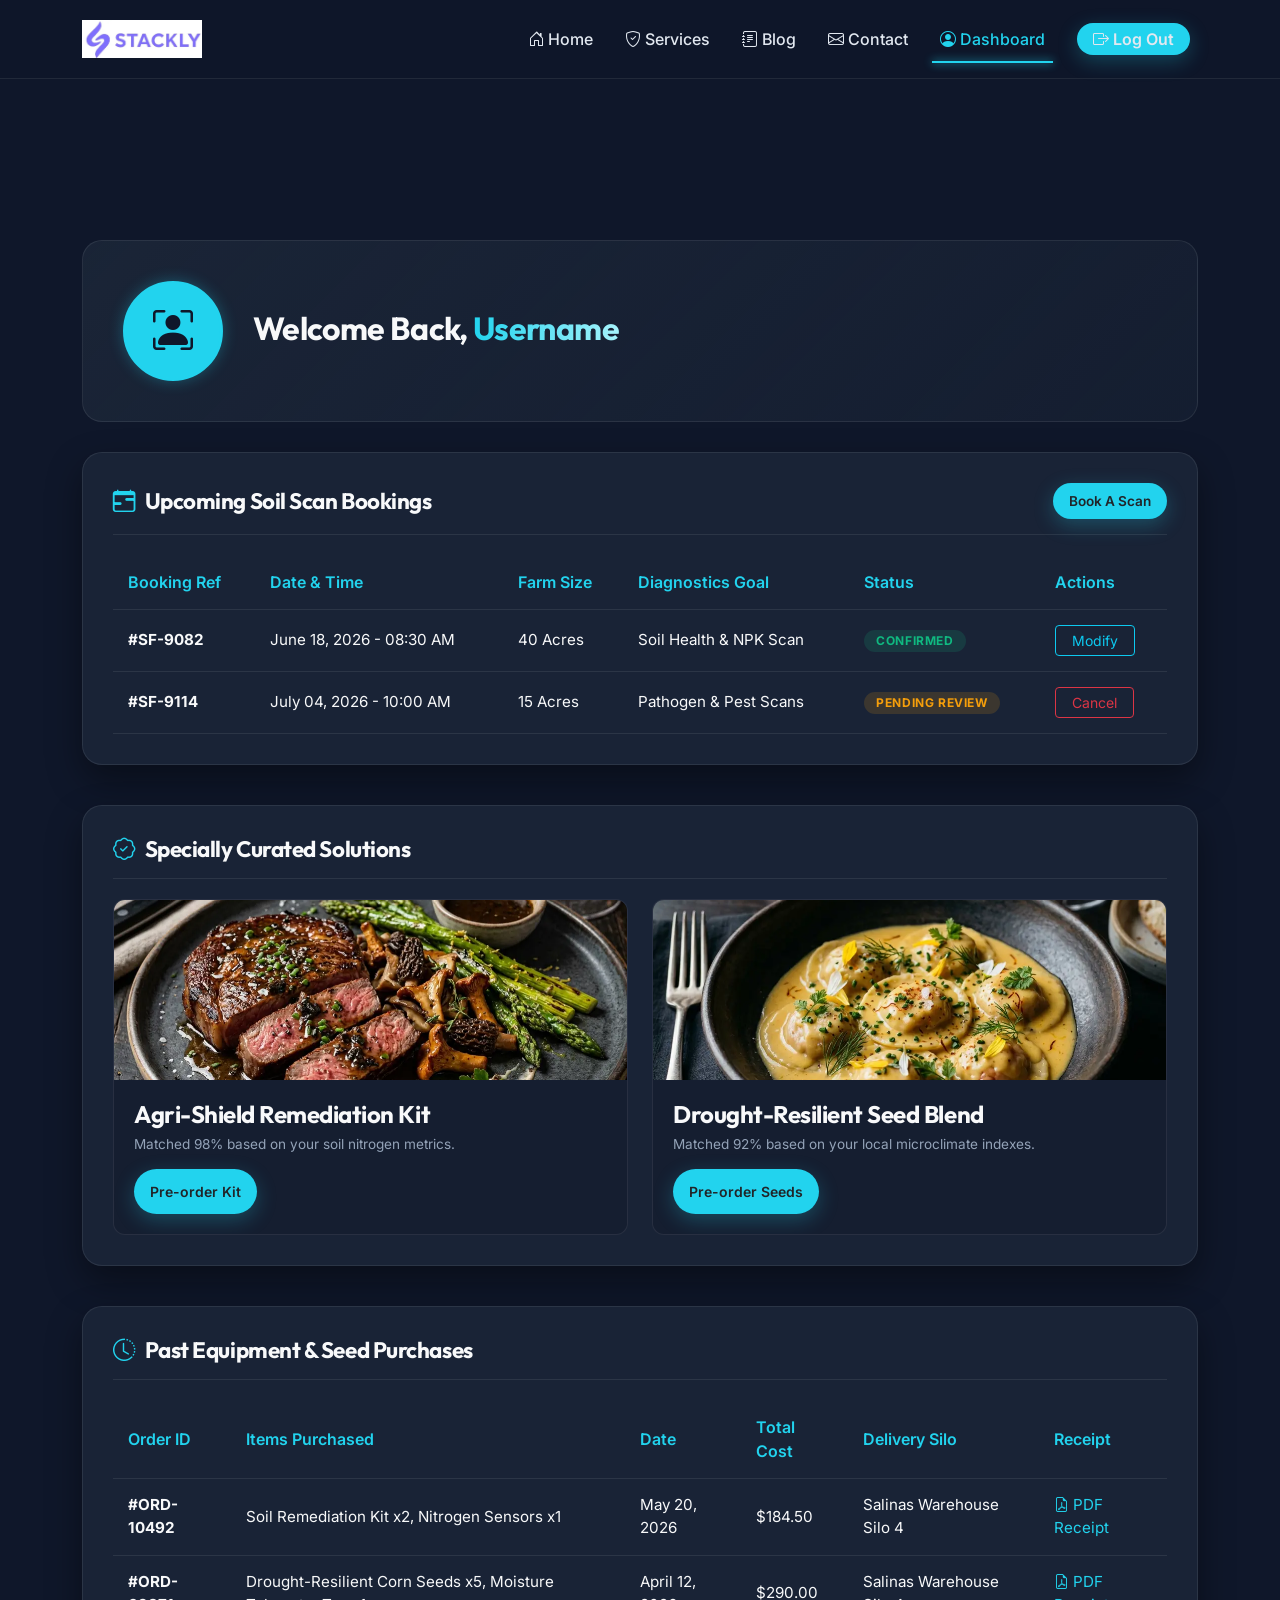
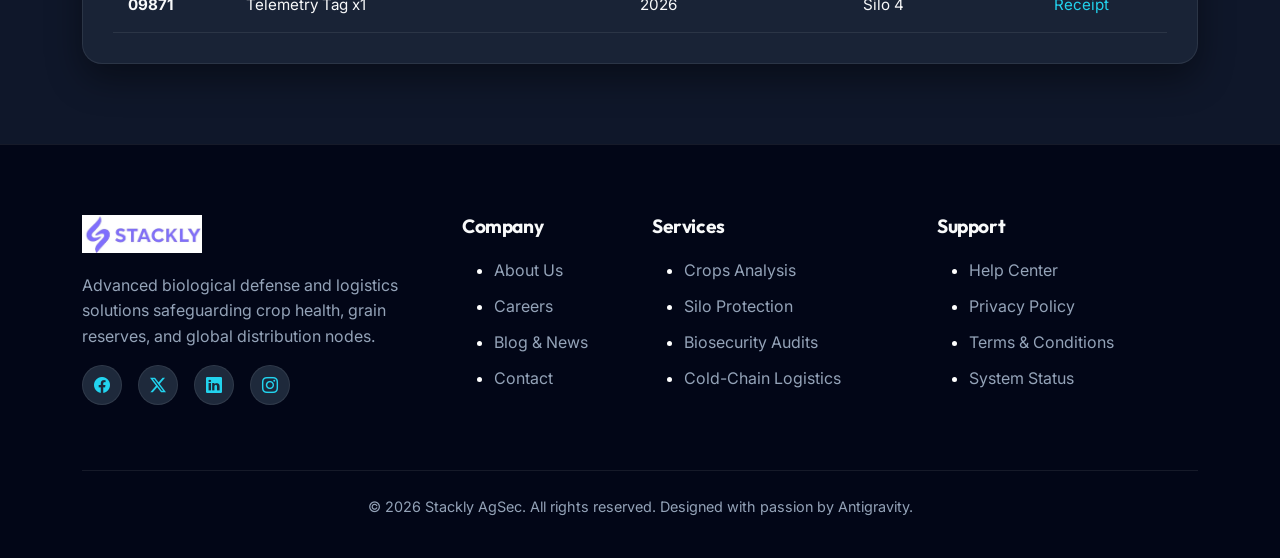
<file: customer-dashboard.html>
<!DOCTYPE html>
<html lang="en">
<head>
    <meta charset="UTF-8">
    <meta name="viewport" content="width=device-width, initial-scale=1.0">
    <title>Customer Dashboard || Stackly AgSec</title>
    <meta name="description" content="Manage your crop scans, equipment purchases, and farming credentials.">
    <!-- Bootstrap CSS -->
    <link href="https://cdn.jsdelivr.net/npm/bootstrap@5.3.0/dist/css/bootstrap.min.css" rel="stylesheet">
    <!-- Bootstrap Icons -->
    <link href="https://cdn.jsdelivr.net/npm/bootstrap-icons/font/bootstrap-icons.css" rel="stylesheet">
    <!-- Google Fonts -->
    <link href="https://fonts.googleapis.com/css2?family=Inter:wght@300;400;500;600&family=Outfit:wght@400;700;800&display=swap" rel="stylesheet">
    <!-- Stylesheet -->
    <link rel="stylesheet" href="css/style.css">
    <style>
        .dashboard-grid {
            display: grid;
            grid-template-columns: 1fr;
            gap: 40px;
            margin-top: 30px;
        }
        .dashboard-card {
            background: var(--bg-card);
            border: 1px solid var(--glass-border);
            border-radius: var(--radius-lg);
            padding: 30px;
            box-shadow: var(--shadow-card);
            backdrop-filter: blur(10px);
        }
        .card-header {
            display: flex;
            justify-content: space-between;
            align-items: center;
            border-bottom: 1px solid var(--glass-border);
            padding-bottom: 15px;
            margin-bottom: 20px;
        }
        .card-header h3 {
            font-size: 1.4rem;
            display: flex;
            align-items: center;
            gap: 10px;
            margin-bottom: 0;
        }
        .card-header h3 i {
            color: var(--primary-color);
        }
        .dashboard-table {
            width: 100%;
            border-collapse: collapse;
            text-align: left;
        }
        .dashboard-table th, .dashboard-table td {
            padding: 15px;
            border-bottom: 1px solid var(--glass-border);
        }
        .dashboard-table th {
            color: var(--primary-color);
            font-weight: 600;
        }
        .dashboard-table td {
            color: var(--text-light);
            font-size: 0.95rem;
        }
        .profile-banner {
            display: flex;
            align-items: center;
            gap: 30px;
            background: linear-gradient(135deg, var(--bg-card), rgba(30, 41, 59, 0.4));
            border: 1px solid var(--glass-border);
            border-radius: var(--radius-lg);
            padding: 40px;
            margin-top: 40px;
        }
        .profile-avatar {
            width: 100px;
            height: 100px;
            border-radius: 50%;
            background: var(--primary-color);
            display: flex;
            align-items: center;
            justify-content: center;
            font-size: 2.5rem;
            color: var(--bg-dark);
            border: 3px solid var(--primary-color);
            box-shadow: 0 0 15px rgba(34, 211, 238, 0.3);
        }
        .profile-info h2 {
            font-size: 2rem;
            margin-bottom: 5px;
        }
        .membership-badge {
            display: inline-block;
            background: linear-gradient(95deg, var(--primary-color), var(--primary-hover));
            color: var(--bg-dark);
            font-size: 0.75rem;
            font-weight: 700;
            padding: 5px 15px;
            border-radius: var(--radius-full);
            text-transform: uppercase;
            letter-spacing: 0.05em;
            margin-top: 5px;
        }
        .dish-card {
            background: rgba(15, 23, 42, 0.4);
            border: 1px solid var(--glass-border);
            border-radius: var(--radius-md);
            overflow: hidden;
            transition: var(--transition);
        }
        .dish-card:hover {
            border-color: var(--primary-color);
            transform: translateY(-5px);
        }
    </style>
</head>
<body>

    <!-- NAVBAR -->
    <nav class="navbar navbar-expand-lg navbar-dark custom-navbar fixed-top scrolled">
      <div class="container">
        <a class="navbar-brand fw-bold d-flex align-items-center" href="index.html">
          <img src="images/logo.webp" alt="Stackly AgSec Logo" class="logo-img">
        </a>
        <button class="navbar-toggler" type="button" data-bs-toggle="collapse" data-bs-target="#navbarMenu">
          <span class="navbar-toggler-icon"></span>
        </button>
        <div class="collapse navbar-collapse" id="navbarMenu">
          <ul class="navbar-nav ms-auto align-items-lg-center">
            <li class="nav-item"><a class="nav-link" href="index.html"><i class="bi bi-house-door"></i> Home</a></li>
            <li class="nav-item"><a class="nav-link" href="services.html"><i class="bi bi-shield-check"></i> Services</a></li>
            <li class="nav-item"><a class="nav-link" href="blog.html"><i class="bi bi-journal-text"></i> Blog</a></li>
            <li class="nav-item"><a class="nav-link" href="contact.html"><i class="bi bi-envelope"></i> Contact</a></li>
            <li class="nav-item"><a class="nav-link active" href="#"><i class="bi bi-person-circle"></i> Dashboard</a></li>
            <li class="nav-item"><a class="nav-link btn btn-cyber text-dark ms-lg-3 px-3 py-1" href="index.html"><i class="bi bi-box-arrow-right"></i> Log Out</a></li>
          </ul>
        </div>
      </div>
    </nav>

    <main class="container" style="padding-top: 120px; padding-bottom: 80px;">
        
        <!-- SECTION 1: PROFILE BANNER -->
        <section class="profile-banner animate-on-scroll" id="customer-profile">
            <div class="profile-avatar">
                <i class="bi bi-person-bounding-box"></i>
            </div>
            <div class="profile-info">
                <h2>Welcome Back, <span class="highlight" id="dashboard-username">Username</span></h2>
            </div>
        </section>

        <div class="dashboard-grid">
            
            <!-- SECTION 2: RESERVATION TRACKER -> SOIL SCAN TRACKER -->
            <section class="dashboard-card animate-on-scroll" id="upcoming-reservations">
                <div class="card-header">
                    <h3><i class="bi bi-calendar-range"></i> Upcoming Soil Scan Bookings</h3>
                    <a href="contact.html" class="btn btn-cyber text-dark px-3 py-2" style="font-size: 0.85rem;" id="newBookingBtn">Book A Scan</a>
                </div>
                <div style="overflow-x: auto;">
                    <table class="dashboard-table">
                        <thead>
                            <tr>
                                <th>Booking Ref</th>
                                <th>Date & Time</th>
                                <th>Farm Size</th>
                                <th>Diagnostics Goal</th>
                                <th>Status</th>
                                <th>Actions</th>
                            </tr>
                        </thead>
                        <tbody>
                            <tr>
                                <td><strong>#SF-9082</strong></td>
                                <td>June 18, 2026 - 08:30 AM</td>
                                <td>40 Acres</td>
                                <td>Soil Health & NPK Scan</td>
                                <td><span class="badge badge-success">Confirmed</span></td>
                                <td>
                                    <button class="btn btn-outline-info btn-sm px-3" onclick="alert('Modify request sent to regional advisor!')">Modify</button>
                                </td>
                            </tr>
                            <tr>
                                <td><strong>#SF-9114</strong></td>
                                <td>July 04, 2026 - 10:00 AM</td>
                                <td>15 Acres</td>
                                <td>Pathogen & Pest Scans</td>
                                <td><span class="badge badge-warning">Pending Review</span></td>
                                <td>
                                    <button class="btn btn-outline-danger btn-sm px-3" onclick="alert('Cancel request received.')">Cancel</button>
                                </td>
                            </tr>
                        </tbody>
                    </table>
                </div>
            </section>

            <!-- SECTION 3: CUSTOM RECOMMENDATIONS -> AG-SECURITY REVENUE -->
            <section class="dashboard-card animate-on-scroll" id="recommended-dishes">
                <div class="card-header">
                    <h3><i class="bi bi-patch-check"></i> Specially Curated Solutions</h3>
                </div>
                <div class="row g-4">
                    <!-- Rec 1 -->
                    <div class="col-md-6">
                        <div class="dish-card h-100">
                            <div class="dish-image" style="height: 180px;">
                                <img src="images/dish1.webp" alt="Remediation kit" style="height: 100%; width: 100%; object-fit: cover;">
                            </div>
                            <div class="dish-info" style="padding: 20px;">
                                <h4 style="margin-bottom: 5px;">Agri-Shield Remediation Kit</h4>
                                <p style="font-size: 0.85rem; color: var(--text-muted); margin-bottom: 15px;">Matched 98% based on your soil nitrogen metrics.</p>
                                <a href="services.html" class="btn btn-cyber text-dark px-3 btn-sm">Pre-order Kit</a>
                            </div>
                        </div>
                    </div>
                    <!-- Rec 2 -->
                    <div class="col-md-6">
                        <div class="dish-card h-100">
                            <div class="dish-image" style="height: 180px;">
                                <img src="images/dish3.webp" alt="Telemetry blend" style="height: 100%; width: 100%; object-fit: cover;">
                            </div>
                            <div class="dish-info" style="padding: 20px;">
                                <h4 style="margin-bottom: 5px;">Drought-Resilient Seed Blend</h4>
                                <p style="font-size: 0.85rem; color: var(--text-muted); margin-bottom: 15px;">Matched 92% based on your local microclimate indexes.</p>
                                <a href="services.html" class="btn btn-cyber text-dark px-3 btn-sm">Pre-order Seeds</a>
                            </div>
                        </div>
                    </div>
                </div>
            </section>

            <!-- SECTION 4: ORDER HISTORY -> PAST LOGS -->
            <section class="dashboard-card animate-on-scroll" id="past-orders">
                <div class="card-header">
                    <h3><i class="bi bi-clock-history"></i> Past Equipment & Seed Purchases</h3>
                </div>
                <div style="overflow-x: auto;">
                    <table class="dashboard-table">
                        <thead>
                            <tr>
                                <th>Order ID</th>
                                <th>Items Purchased</th>
                                <th>Date</th>
                                <th>Total Cost</th>
                                <th>Delivery Silo</th>
                                <th>Receipt</th>
                            </tr>
                        </thead>
                        <tbody>
                            <tr>
                                <td><strong>#ORD-10492</strong></td>
                                <td>Soil Remediation Kit x2, Nitrogen Sensors x1</td>
                                <td>May 20, 2026</td>
                                <td>$184.50</td>
                                <td>Salinas Warehouse Silo 4</td>
                                <td><a href="#" style="color: var(--primary-color); text-decoration: none;"><i class="bi bi-file-earmark-pdf"></i> PDF Receipt</a></td>
                            </tr>
                            <tr>
                                <td><strong>#ORD-09871</strong></td>
                                <td>Drought-Resilient Corn Seeds x5, Moisture Telemetry Tag x1</td>
                                <td>April 12, 2026</td>
                                <td>$290.00</td>
                                <td>Salinas Warehouse Silo 4</td>
                                <td><a href="#" style="color: var(--primary-color); text-decoration: none;"><i class="bi bi-file-earmark-pdf"></i> PDF Receipt</a></td>
                            </tr>
                        </tbody>
                    </table>
                </div>
            </section>

        </div>
    </main>

    <!-- FOOTER Section -->
    <footer class="footer-section">
      <div class="container">
        <div class="row">
          <div class="col-lg-4 col-md-6 mb-4">
            <h3 class="footer-logo d-flex align-items-center">
              <img src="images/logo.webp" alt="Stackly AgSec Logo" class="footer-logo-img me-2">
            </h3>
            <p class="footer-text">
              Advanced biological defense and logistics solutions safeguarding crop health, grain reserves, and global distribution nodes.
            </p>
            <div class="social-icons">
              <a href="error.html"><i class="bi bi-facebook"></i></a>
              <a href="error.html"><i class="bi bi-twitter-x"></i></a>
              <a href="error.html"><i class="bi bi-linkedin"></i></a>
              <a href="error.html"><i class="bi bi-instagram"></i></a>
            </div>
          </div>
          <div class="col-lg-2 col-md-6 mb-4">
            <h5>Company</h5>
            <ul>
              <li><a href="about.html">About Us</a></li>
              <li><a href="error.html">Careers</a></li>
              <li><a href="blog.html">Blog & News</a></li>
              <li><a href="contact.html">Contact</a></li>
            </ul>
          </div>
          <div class="col-lg-3 col-md-6 mb-4">
            <h5>Services</h5>
            <ul>
              <li><a href="services.html">Crops Analysis</a></li>
              <li><a href="services.html">Silo Protection</a></li>
              <li><a href="services.html">Biosecurity Audits</a></li>
              <li><a href="services.html">Cold-Chain Logistics</a></li>
            </ul>
          </div>
          <div class="col-lg-3 col-md-6 mb-4">
            <h5>Support</h5>
            <ul>
              <li><a href="error.html">Help Center</a></li>
              <li><a href="error.html">Privacy Policy</a></li>
              <li><a href="error.html">Terms & Conditions</a></li>
              <li><a href="error.html">System Status</a></li>
            </ul>
          </div>
        </div>
        <div class="footer-bottom text-center">
          <p>&copy; 2026 Stackly AgSec. All rights reserved. Designed with passion by Antigravity.</p>
        </div>
      </div>
    </footer>

    <!-- Bootstrap JS -->
    <script src="https://cdn.jsdelivr.net/npm/bootstrap@5.3.0/dist/js/bootstrap.bundle.min.js"></script>
<!-- Script to load dynamic username -->
    <script>
      document.addEventListener("DOMContentLoaded", () => {
        const username = localStorage.getItem('agsec_username');
        if (username) {
          const usernameEl = document.getElementById('dashboard-username');
          if(usernameEl) usernameEl.textContent = username;
        }
      });
    </script>
</body>
</html>
</file>
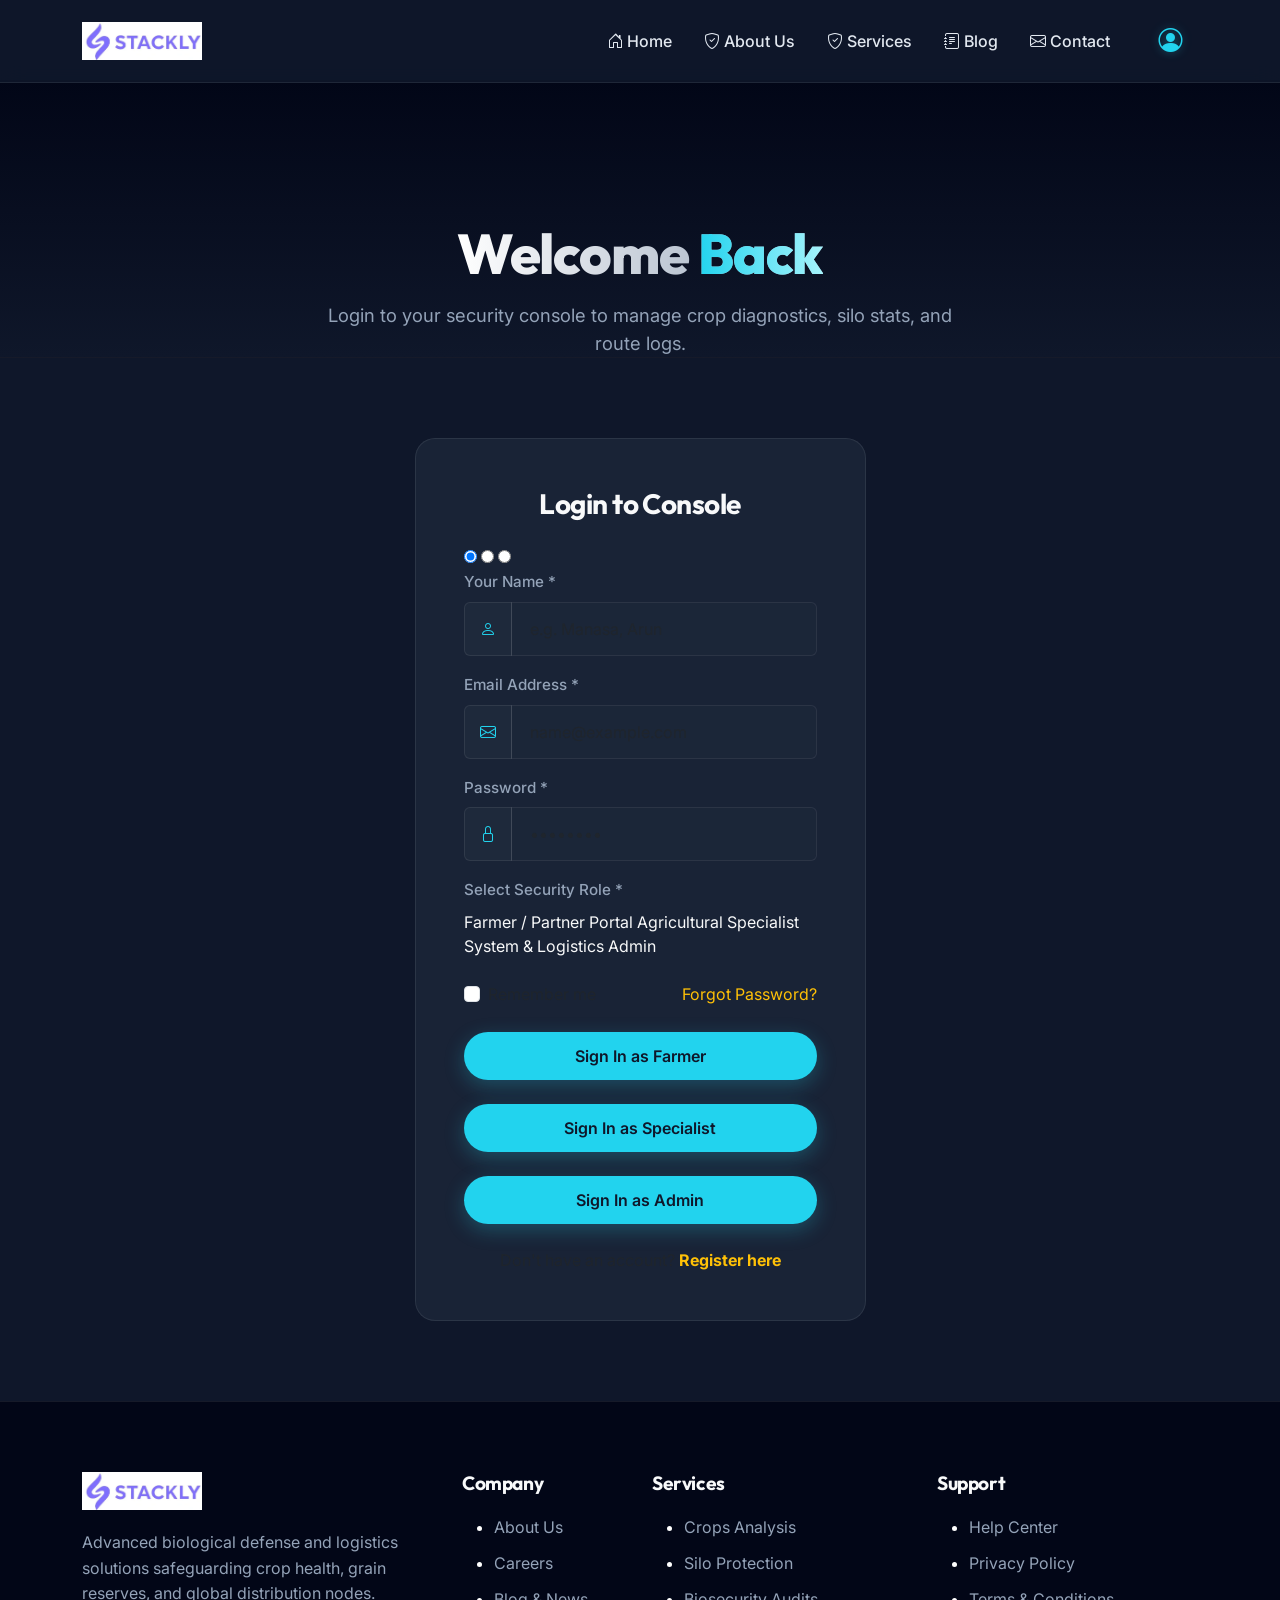
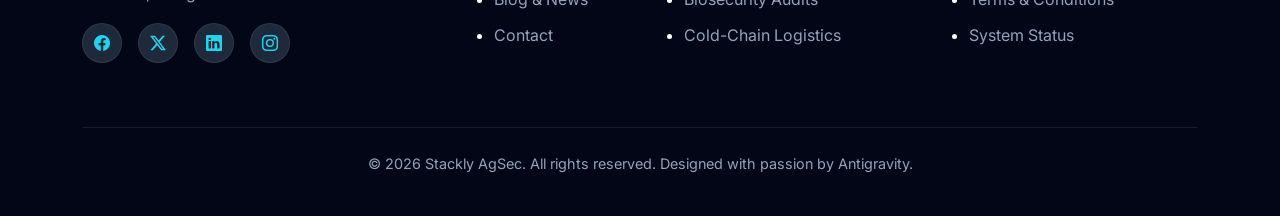
<file: login.html>
<!DOCTYPE html>
<html lang="en">
<head>
<meta charset="UTF-8">
<meta name="viewport" content="width=device-width, initial-scale=1.0">
<title> Login || Stackly AgSec</title>
<link href="https://cdn.jsdelivr.net/npm/bootstrap@5.3.0/dist/css/bootstrap.min.css" rel="stylesheet">
<link href="https://cdn.jsdelivr.net/npm/bootstrap-icons/font/bootstrap-icons.css" rel="stylesheet">
<link href="https://fonts.googleapis.com/css2?family=Inter:wght@300;400;500;600&family=Outfit:wght@400;700;800&display=swap" rel="stylesheet">
<link rel="stylesheet" href="css/style.css">
</head>
<body>

<!-- 1. Navbar -->
<nav class="navbar navbar-expand-lg navbar-dark custom-navbar fixed-top">
  <div class="container">
    <a class="navbar-brand fw-bold d-flex align-items-center" href="index.html">
      <img src="images/logo.webp" alt="Stackly AgSec Logo" class="logo-img">
    </a>
    <button class="navbar-toggler" type="button" data-bs-toggle="collapse" data-bs-target="#navbarMenu">
      <span class="navbar-toggler-icon"></span>
    </button>
    <div class="collapse navbar-collapse" id="navbarMenu">
      <ul class="navbar-nav ms-auto align-items-lg-center">
        <li class="nav-item"><a class="nav-link" href="index.html"><i class="bi bi-house-door"></i> Home</a></li>
        <li class="nav-item"><a class="nav-link" href="about.html"><i class="bi bi-shield-check"></i> About Us</a></li>
        <li class="nav-item"><a class="nav-link" href="services.html"><i class="bi bi-shield-check"></i> Services</a></li>
        <li class="nav-item"><a class="nav-link" href="blog.html"><i class="bi bi-journal-text"></i> Blog</a></li>
        <li class="nav-item"><a class="nav-link" href="contact.html"><i class="bi bi-envelope"></i> Contact</a></li>
        <li class="nav-item dropdown ms-lg-3">
          <a class="nav-link dropdown-toggle profile-icon active" href="#" role="button" data-bs-toggle="dropdown">
            <i class="bi bi-person-circle fs-4"></i>
          </a>
          <ul class="dropdown-menu dropdown-menu-end custom-dropdown">
            <li><a class="dropdown-item" href="login.html"><i class="bi bi-box-arrow-in-right"></i> Login</a></li>
            <li><a class="dropdown-item" href="register.html"><i class="bi bi-person-plus"></i> Register</a></li>
          </ul>
        </li>
      </ul>
    </div>
  </div>
</nav>

<!-- 2. Page Hero Section -->
<section class="page-hero pb-0">
  <div class="container">
    <h1 class="section-title">Welcome <span>Back</span></h1>
    <p>Login to your security console to manage crop diagnostics, silo stats, and route logs.</p>
  </div>
</section>

<!-- 3. Auth Form Section -->
<section class="auth-section">
  <div class="container">
    <div class="row justify-content-center">
      <div class="col-lg-5 col-md-8">
        <div class="custom-card p-5">
          <h3 class="mb-4 text-center">Login to Console</h3>
          <form id="loginForm">
            <!-- Hidden inputs for CSS role routing -->
            <input type="radio" name="role" id="role-customer" class="role-radio" checked>
            <input type="radio" name="role" id="role-chef" class="role-radio">
            <input type="radio" name="role" id="role-admin" class="role-radio">

            <div class="mb-3 form-group">
              <label class="form-label" for="login-username">Your Name *</label>
              <div class="input-group">
                <span class="input-group-text"><i class="bi bi-person"></i></span>
                <input type="text" id="login-username" class="form-control" placeholder="e.g. Manasa, Arun" required>
              </div>
            </div>

            <div class="mb-3 form-group">
              <label class="form-label" for="login-email">Email Address *</label>
              <div class="input-group">
                <span class="input-group-text"><i class="bi bi-envelope"></i></span>
                <input type="email" id="login-email" class="form-control" placeholder="name@example.com" required>
              </div>
              <div class="error-message text-danger small mt-1" style="display:none;"></div>
            </div>
            <div class="mb-3 form-group">
              <label class="form-label" for="login-password">Password *</label>
              <div class="input-group">
                <span class="input-group-text"><i class="bi bi-lock"></i></span>
                <input type="password" id="login-password" class="form-control" placeholder="••••••••" required>
              </div>
              <div class="error-message text-danger small mt-1" style="display:none;"></div>
            </div>
            <div class="mb-4 form-group">
              <label class="form-label">Select Security Role *</label>
              <div class="role-selector-container">
                <label for="role-customer" class="role-label-btn">Farmer / Partner Portal</label>
                <label for="role-chef" class="role-label-btn">Agricultural Specialist</label>
                <label for="role-admin" class="role-label-btn">System & Logistics Admin</label>
              </div>
            </div>
            <div class="d-flex justify-content-between mb-4">
              <div class="form-check">
                <input class="form-check-input" type="checkbox" id="rememberMe">
                <label class="form-check-label text-muted" for="rememberMe">Remember me</label>
              </div>
              <a href="#" class="text-warning text-decoration-none">Forgot Password?</a>
            </div>
            <!-- Dynamic Sign In Links replacing the submit button -->
            <a href="customer-dashboard.html" class="btn btn-cyber w-100 mb-4 signin-link signin-customer">Sign In as Farmer</a>
            <a href="chef-dashboard.html" class="btn btn-cyber w-100 mb-4 signin-link signin-chef">Sign In as Specialist</a>
            <a href="admin-dashboard.html" class="btn btn-cyber w-100 mb-4 signin-link signin-admin">Sign In as Admin</a>
            <p class="text-center text-muted mb-0">Don't have an account? <a href="register.html" class="text-warning text-decoration-none fw-bold">Register here</a></p>
          </form>
        </div>
      </div>
    </div>
  </div>
</section>

<!-- 4. Footer Section -->
<footer class="footer-section">
  <div class="container">
    <div class="row">
      <div class="col-lg-4 col-md-6 mb-4">
        <h3 class="footer-logo d-flex align-items-center">
          <img src="images/logo.webp" alt="Stackly AgSec Logo" class="footer-logo-img me-2">
        </h3>
        <p class="footer-text">
          Advanced biological defense and logistics solutions safeguarding crop health, grain reserves, and global distribution nodes.
        </p>
        <div class="social-icons">
          <a href="error.html"><i class="bi bi-facebook"></i></a>
          <a href="error.html"><i class="bi bi-twitter-x"></i></a>
          <a href="error.html"><i class="bi bi-linkedin"></i></a>
          <a href="error.html"><i class="bi bi-instagram"></i></a>
        </div>
      </div>
      <div class="col-lg-2 col-md-6 mb-4">
        <h5>Company</h5>
        <ul>
          <li><a href="about.html">About Us</a></li>
          <li><a href="error.html">Careers</a></li>
          <li><a href="blog.html">Blog & News</a></li>
          <li><a href="contact.html">Contact</a></li>
        </ul>
      </div>
      <div class="col-lg-3 col-md-6 mb-4">
        <h5>Services</h5>
        <ul>
          <li><a href="services.html">Crops Analysis</a></li>
          <li><a href="services.html">Silo Protection</a></li>
          <li><a href="services.html">Biosecurity Audits</a></li>
          <li><a href="services.html">Cold-Chain Logistics</a></li>
        </ul>
      </div>
      <div class="col-lg-3 col-md-6 mb-4">
        <h5>Support</h5>
        <ul>
          <li><a href="error.html">Help Center</a></li>
          <li><a href="error.html">Privacy Policy</a></li>
          <li><a href="error.html">Terms & Conditions</a></li>
          <li><a href="error.html">System Status</a></li>
        </ul>
      </div>
    </div>
    <div class="footer-bottom text-center">
      <p>&copy; 2026 Stackly AgSec. All rights reserved. Designed with passion by Antigravity.</p>
    </div>
  </div>
</footer>

<!-- Bootstrap JS -->
<script src="https://cdn.jsdelivr.net/npm/bootstrap@5.3.0/dist/js/bootstrap.bundle.min.js"></script>
<!-- Script to pass username to dashboard -->
<script>
  document.querySelectorAll('.signin-link').forEach(link => {
    link.addEventListener('click', function(e) {
      const usernameInput = document.getElementById('login-username').value;
      if(usernameInput.trim() !== '') {
        localStorage.setItem('agsec_username', usernameInput.trim());
      } else {
        localStorage.setItem('agsec_username', 'User');
      }
    });
  });
</script>
</body>
</html>
</file>
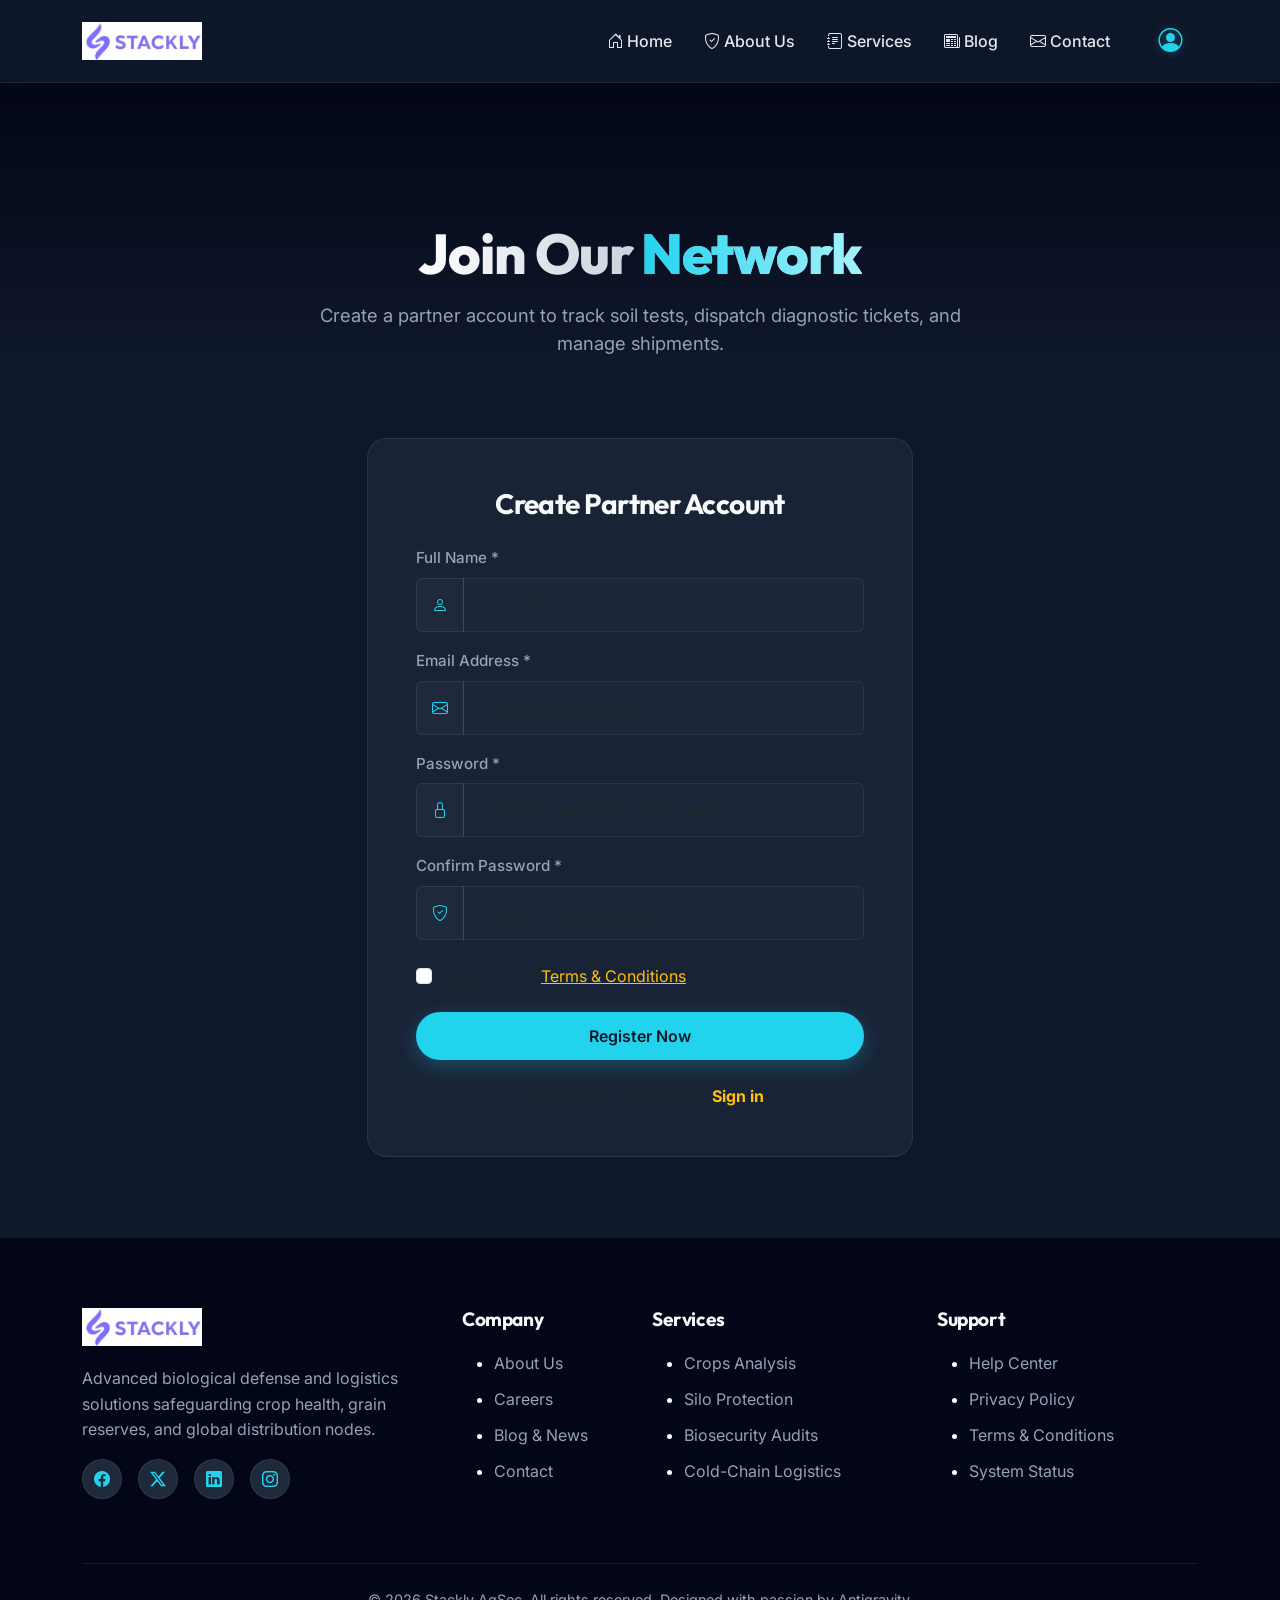
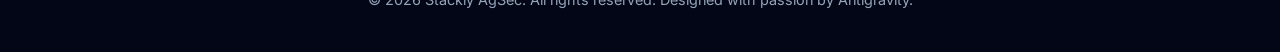
<file: register.html>
<!DOCTYPE html>
<html lang="en">
<head>
<meta charset="UTF-8">
<meta name="viewport" content="width=device-width, initial-scale=1.0">
<title> Register || Stackly AgSec</title>
<link href="https://cdn.jsdelivr.net/npm/bootstrap@5.3.0/dist/css/bootstrap.min.css" rel="stylesheet">
<link href="https://cdn.jsdelivr.net/npm/bootstrap-icons/font/bootstrap-icons.css" rel="stylesheet">
<link href="https://fonts.googleapis.com/css2?family=Inter:wght@300;400;500;600&family=Outfit:wght@400;700;800&display=swap" rel="stylesheet">
<link rel="stylesheet" href="css/style.css">
</head>
<body>

<!-- 1. Navbar -->
<nav class="navbar navbar-expand-lg navbar-dark custom-navbar fixed-top">
  <div class="container">
    <a class="navbar-brand fw-bold d-flex align-items-center" href="index.html">
      <img src="images/logo.webp" alt="Stackly AgSec Logo" class="logo-img">
    </a>
    <button class="navbar-toggler" type="button" data-bs-toggle="collapse" data-bs-target="#navbarMenu">
      <span class="navbar-toggler-icon"></span>
    </button>
    <div class="collapse navbar-collapse" id="navbarMenu">
      <ul class="navbar-nav ms-auto align-items-lg-center">
        <li class="nav-item"><a class="nav-link" href="index.html"><i class="bi bi-house-door"></i> Home</a></li>
        <li class="nav-item"><a class="nav-link" href="about.html"><i class="bi bi-shield-check"></i> About Us</a></li>
        <li class="nav-item"><a class="nav-link" href="services.html"><i class="bi bi-journal-text"></i> Services</a></li>
        <li class="nav-item"><a class="nav-link" href="blog.html"><i class="bi bi-newspaper"></i> Blog</a></li>
        <li class="nav-item"><a class="nav-link" href="contact.html"><i class="bi bi-envelope"></i> Contact</a></li>
        <li class="nav-item dropdown ms-lg-3">
          <a class="nav-link dropdown-toggle profile-icon active" href="#" role="button" data-bs-toggle="dropdown">
            <i class="bi bi-person-circle fs-4"></i>
          </a>
          <ul class="dropdown-menu dropdown-menu-end custom-dropdown">
            <li><a class="dropdown-item" href="login.html"><i class="bi bi-box-arrow-in-right"></i> Login</a></li>
            <li><a class="dropdown-item" href="register.html"><i class="bi bi-person-plus"></i> Register</a></li>
          </ul>
        </li>
      </ul>
    </div>
  </div>
</nav>

<!-- 2. Page Hero Section -->
<section class="page-hero pb-0">
  <div class="container">
    <h1 class="section-title">Join Our <span>Network</span></h1>
    <p>Create a partner account to track soil tests, dispatch diagnostic tickets, and manage shipments.</p>
  </div>
</section>

<!-- 3. Auth Form Section -->
<section class="auth-section">
  <div class="container">
    <div class="row justify-content-center">
      <div class="col-lg-6 col-md-10">
        <div class="custom-card p-5">
          <h3 class="mb-4 text-center">Create Partner Account</h3>
          <form id="registerForm">
            <div class="mb-3 form-group">
              <label class="form-label" for="register-name">Full Name *</label>
              <div class="input-group">
                <span class="input-group-text"><i class="bi bi-person"></i></span>
                <input type="text" id="register-name" class="form-control" placeholder="John Doe" required>
              </div>
              <div class="error-message text-danger small mt-1" style="display:none;"></div>
            </div>
            <div class="mb-3 form-group">
              <label class="form-label" for="register-email">Email Address *</label>
              <div class="input-group">
                <span class="input-group-text"><i class="bi bi-envelope"></i></span>
                <input type="email" id="register-email" class="form-control" placeholder="name@example.com" required>
              </div>
              <div class="error-message text-danger small mt-1" style="display:none;"></div>
            </div>
            <div class="mb-3 form-group">
              <label class="form-label" for="register-password">Password *</label>
              <div class="input-group">
                <span class="input-group-text"><i class="bi bi-lock"></i></span>
                <input type="password" id="register-password" class="form-control" placeholder="Create a password (min 6 chars)" required>
              </div>
              <div class="error-message text-danger small mt-1" style="display:none;"></div>
            </div>
            <div class="mb-4 form-group">
              <label class="form-label" for="register-confirm-password">Confirm Password *</label>
              <div class="input-group">
                <span class="input-group-text"><i class="bi bi-shield-check"></i></span>
                <input type="password" id="register-confirm-password" class="form-control" placeholder="Confirm your password" required>
              </div>
              <div class="error-message text-danger small mt-1" style="display:none;"></div>
            </div>
            <div class="form-check mb-4">
              <input class="form-check-input" type="checkbox" id="terms-checkbox" required>
              <label class="form-check-label text-muted" for="terms-checkbox">I agree to the <a href="#" class="text-warning">Terms & Conditions</a></label>
            </div>
            <button type="submit" class="btn btn-cyber w-100 mb-4">Register Now</button>
            <p class="text-center text-muted mb-0">Already have an account? <a href="login.html" class="text-warning text-decoration-none fw-bold">Sign in</a></p>
          </form>
        </div>
      </div>
    </div>
  </div>
</section>

<!-- 4. Footer Section -->
<footer class="footer-section">
  <div class="container">
    <div class="row">
      <div class="col-lg-4 col-md-6 mb-4">
        <h3 class="footer-logo d-flex align-items-center">
          <img src="images/logo.webp" alt="Stackly AgSec Logo" class="footer-logo-img me-2">
        </h3>
        <p class="footer-text">
          Advanced biological defense and logistics solutions safeguarding crop health, grain reserves, and global distribution nodes.
        </p>
        <div class="social-icons">
          <a href="error.html"><i class="bi bi-facebook"></i></a>
          <a href="error.html"><i class="bi bi-twitter-x"></i></a>
          <a href="error.html"><i class="bi bi-linkedin"></i></a>
          <a href="error.html"><i class="bi bi-instagram"></i></a>
        </div>
      </div>
      <div class="col-lg-2 col-md-6 mb-4">
        <h5>Company</h5>
        <ul>
          <li><a href="about.html">About Us</a></li>
          <li><a href="error.html">Careers</a></li>
          <li><a href="blog.html">Blog & News</a></li>
          <li><a href="contact.html">Contact</a></li>
        </ul>
      </div>
      <div class="col-lg-3 col-md-6 mb-4">
        <h5>Services</h5>
        <ul>
          <li><a href="services.html">Crops Analysis</a></li>
          <li><a href="services.html">Silo Protection</a></li>
          <li><a href="services.html">Biosecurity Audits</a></li>
          <li><a href="services.html">Cold-Chain Logistics</a></li>
        </ul>
      </div>
      <div class="col-lg-3 col-md-6 mb-4">
        <h5>Support</h5>
        <ul>
          <li><a href="error.html">Help Center</a></li>
          <li><a href="error.html">Privacy Policy</a></li>
          <li><a href="error.html">Terms & Conditions</a></li>
          <li><a href="error.html">System Status</a></li>
        </ul>
      </div>
    </div>
    <div class="footer-bottom text-center">
      <p>&copy; 2026 Stackly AgSec. All rights reserved. Designed with passion by Antigravity.</p>
    </div>
  </div>
</footer>

<!-- Bootstrap JS -->
<script src="https://cdn.jsdelivr.net/npm/bootstrap@5.3.0/dist/js/bootstrap.bundle.min.js"></script>
<!-- Script to save register name -->
<script>
  document.getElementById('registerForm').addEventListener('submit', function(e) {
    e.preventDefault();
    const nameInput = document.getElementById('register-name').value;
    if(nameInput.trim() !== '') {
      localStorage.setItem('agsec_username', nameInput.trim());
    }
    window.location.href = 'login.html';
  });
</script>
</body>
</html>
</file>
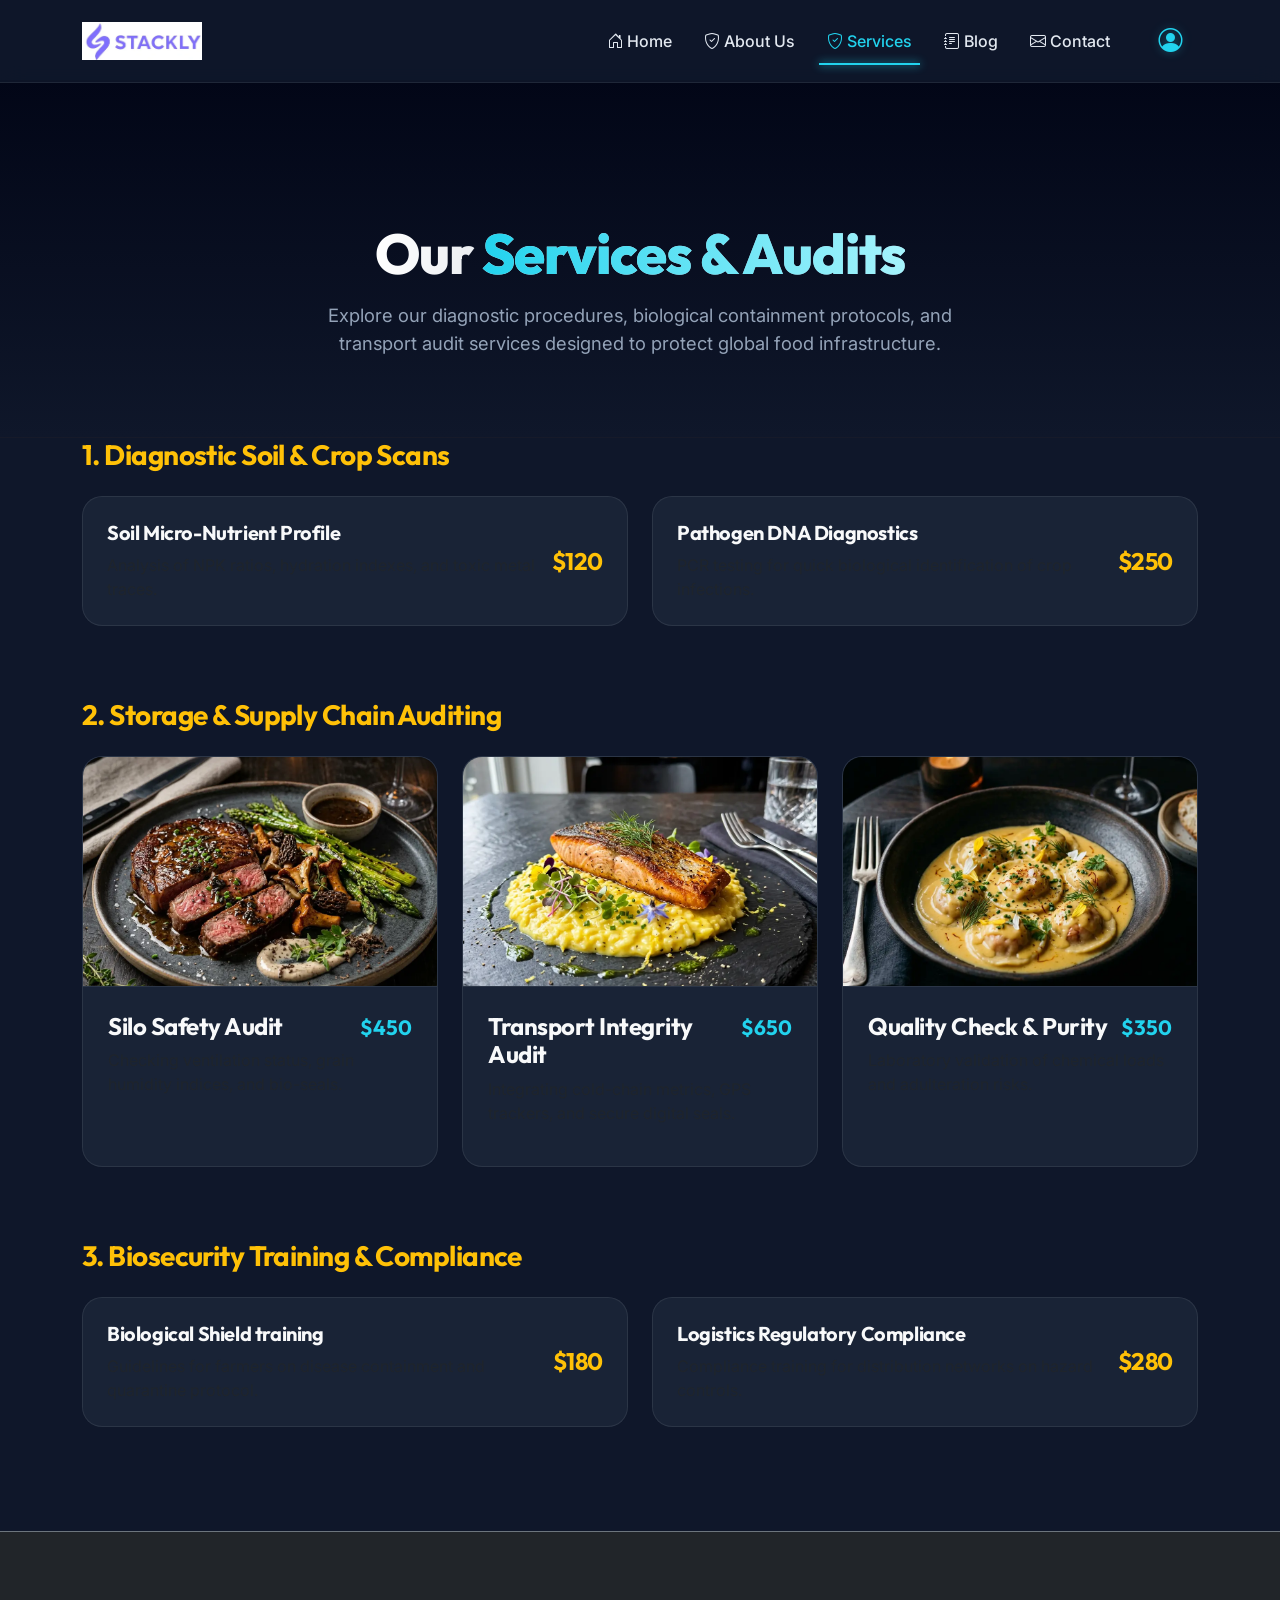
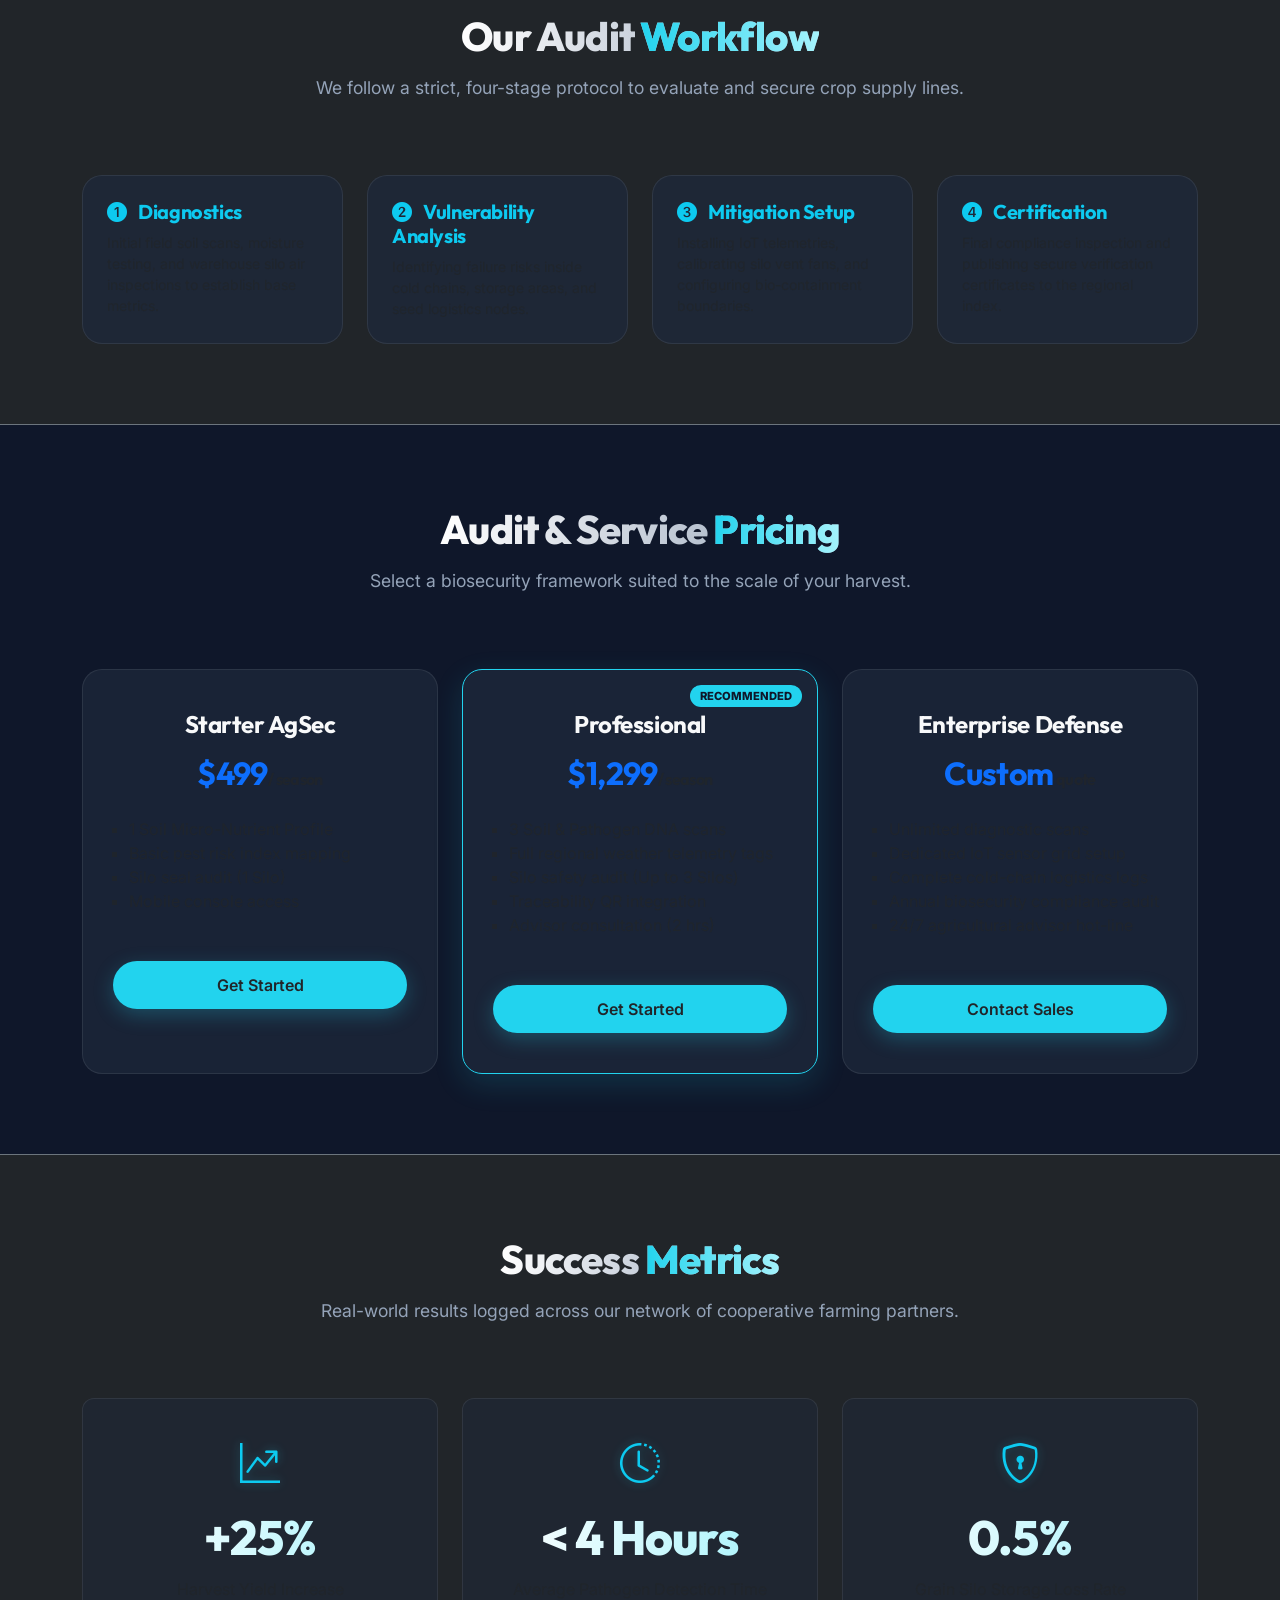
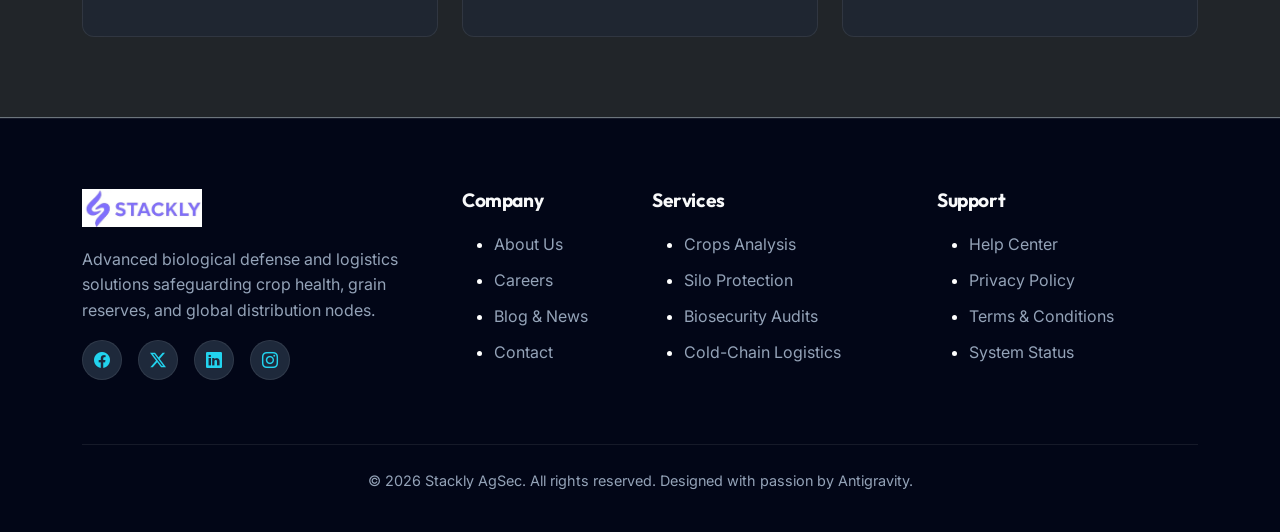
<file: services.html>
<!DOCTYPE html>
<html lang="en">
<head>
<meta charset="UTF-8">
<meta name="viewport" content="width=device-width, initial-scale=1.0">
<title>Services || Stackly AgSec - Soil diagnostics, siloshield and logistics audits</title>

<!-- Bootstrap CSS -->
<link href="https://cdn.jsdelivr.net/npm/bootstrap@5.3.0/dist/css/bootstrap.min.css" rel="stylesheet">
<!-- Bootstrap Icons -->
<link href="https://cdn.jsdelivr.net/npm/bootstrap-icons/font/bootstrap-icons.css" rel="stylesheet">
<!-- Google Fonts -->
<link href="https://fonts.googleapis.com/css2?family=Inter:wght@300;400;500;600&family=Outfit:wght@400;700;800&display=swap" rel="stylesheet">

<link rel="stylesheet" href="css/style.css">
</head>
<body>

<!-- 1. Navbar -->
<nav class="navbar navbar-expand-lg navbar-dark custom-navbar fixed-top">
  <div class="container">
    <a class="navbar-brand fw-bold d-flex align-items-center" href="index.html">
      <img src="images/logo.webp" alt="Stackly AgSec Logo" class="logo-img">
    </a>
    <button class="navbar-toggler" type="button" data-bs-toggle="collapse" data-bs-target="#navbarMenu">
      <span class="navbar-toggler-icon"></span>
    </button>
    <div class="collapse navbar-collapse" id="navbarMenu">
      <ul class="navbar-nav ms-auto align-items-lg-center">
        <li class="nav-item"><a class="nav-link" href="index.html"><i class="bi bi-house-door"></i> Home</a></li>
        <li class="nav-item"><a class="nav-link" href="about.html"><i class="bi bi-shield-check"></i> About Us</a></li>
        <li class="nav-item"><a class="nav-link active" href="services.html"><i class="bi bi-shield-check"></i> Services</a></li>
        <li class="nav-item"><a class="nav-link" href="blog.html"><i class="bi bi-journal-text"></i> Blog</a></li>
        <li class="nav-item"><a class="nav-link" href="contact.html"><i class="bi bi-envelope"></i> Contact</a></li>
        <li class="nav-item dropdown ms-lg-3">
          <a class="nav-link dropdown-toggle profile-icon" href="#" role="button" data-bs-toggle="dropdown">
            <i class="bi bi-person-circle fs-4"></i>
          </a>
          <ul class="dropdown-menu dropdown-menu-end custom-dropdown">
            <li><a class="dropdown-item" href="login.html"><i class="bi bi-box-arrow-in-right"></i> Login</a></li>
            <li><a class="dropdown-item" href="register.html"><i class="bi bi-person-plus"></i> Register</a></li>
          </ul>
        </li>
      </ul>
    </div>
  </div>
</nav>

<!-- 2. Page Hero Section -->
<section class="page-hero">
  <div class="container">
    <h1 class="section-title">Our <span>Services & Audits</span></h1>
    <p>Explore our diagnostic procedures, biological containment protocols, and transport audit services designed to protect global food infrastructure.</p>
  </div>
</section>

<!-- 3. Services Grid Section -->
<section class="menu-section pt-0">
  <div class="container">
    
    <!-- Diagnostic Scans -->
    <h3 class="mb-4 text-warning" style="font-family: 'Outfit', sans-serif;">1. Diagnostic Soil & Crop Scans</h3>
    <div class="row mb-5">
      <div class="col-lg-6 mb-4">
        <div class="custom-card p-4 d-flex justify-content-between align-items-center">
          <div>
            <h5>Soil Micro-Nutrient Profile</h5>
            <p class="text-muted mb-0">Analysis of NPK ratios, hydration indexes, and toxic metal traces.</p>
          </div>
          <h4 class="text-warning mb-0">$120</h4>
        </div>
      </div>
      <div class="col-lg-6 mb-4">
        <div class="custom-card p-4 d-flex justify-content-between align-items-center">
          <div>
            <h5>Pathogen DNA Diagnostics</h5>
            <p class="text-muted mb-0">PCR testing for quick biological identification of crop infections.</p>
          </div>
          <h4 class="text-warning mb-0">$250</h4>
        </div>
      </div>
    </div>

    <!-- Storage and Logistics Audits -->
    <h3 class="mb-4 text-warning" style="font-family: 'Outfit', sans-serif;">2. Storage & Supply Chain Auditing</h3>
    <div class="row mb-5">
      <div class="col-lg-4 col-md-6 mb-4">
        <div class="custom-card">
          <img src="images/dish1.webp" class="dish-img" alt="Silo audit">
          <div class="dish-content">
            <span class="dish-price">$450</span>
            <h4>Silo Safety Audit</h4>
            <p class="text-muted mt-2">Checking ventilation status, grain humidity indices, and bio-seals.</p>
          </div>
        </div>
      </div>
      <div class="col-lg-4 col-md-6 mb-4">
        <div class="custom-card">
          <img src="images/dish2.webp" class="dish-img" alt="Logistics audit">
          <div class="dish-content">
            <span class="dish-price">$650</span>
            <h4>Transport Integrity Audit</h4>
            <p class="text-muted mt-2">Integrating cold-chain metrics, GPS trackers, and secure digital seals.</p>
          </div>
        </div>
      </div>
      <div class="col-lg-4 col-md-6 mb-4">
        <div class="custom-card">
          <img src="images/dish3.webp" class="dish-img" alt="Adulteration test">
          <div class="dish-content">
            <span class="dish-price">$350</span>
            <h4>Quality Check & Purity</h4>
            <p class="text-muted mt-2">Laboratory validation of chemical loads and adulteration risks.</p>
          </div>
        </div>
      </div>
    </div>

    <!-- Training Programs -->
    <h3 class="mb-4 text-warning" style="font-family: 'Outfit', sans-serif;">3. Biosecurity Training & Compliance</h3>
    <div class="row">
      <div class="col-lg-6 mb-4">
        <div class="custom-card p-4 d-flex justify-content-between align-items-center">
          <div>
            <h5>Biological Shield training</h5>
            <p class="text-muted mb-0">Guidelines for farmers on disease containment and quarantine protocol.</p>
          </div>
          <h4 class="text-warning mb-0">$180</h4>
        </div>
      </div>
      <div class="col-lg-6 mb-4">
        <div class="custom-card p-4 d-flex justify-content-between align-items-center">
          <div>
            <h5>Logistics Regulatory Compliance</h5>
            <p class="text-muted mb-0">Compliance training for distribution networks on hazard controls.</p>
          </div>
          <h4 class="text-warning mb-0">$280</h4>
        </div>
      </div>
    </div>
  </div>
</section>

<!-- 4. How We Audit (Workflow) Section [NEW SECTION] -->
<section class="workflow-section bg-dark border-top border-bottom border-secondary">
  <div class="container text-center">
    <h2 class="section-title">Our Audit <span>Workflow</span></h2>
    <p class="section-subtitle">We follow a strict, four-stage protocol to evaluate and secure crop supply lines.</p>
    <div class="row g-4 mt-2 text-start">
      <div class="col-lg-3 col-md-6">
        <div class="custom-card p-4">
          <h5 class="text-info"><i class="bi bi-1-circle-fill me-2"></i> Diagnostics</h5>
          <p class="small text-muted mb-0">Initial field soil scans, moisture testing, and warehouse silo air inspections to establish base metrics.</p>
        </div>
      </div>
      <div class="col-lg-3 col-md-6">
        <div class="custom-card p-4">
          <h5 class="text-info"><i class="bi bi-2-circle-fill me-2"></i> Vulnerability Analysis</h5>
          <p class="small text-muted mb-0">Identifying failure risks inside cold chains, storage areas, and seed logistics nodes.</p>
        </div>
      </div>
      <div class="col-lg-3 col-md-6">
        <div class="custom-card p-4">
          <h5 class="text-info"><i class="bi bi-3-circle-fill me-2"></i> Mitigation Setup</h5>
          <p class="small text-muted mb-0">Installing IoT telemetries, calibrating silo vent fans, and configuring bio-containment boundaries.</p>
        </div>
      </div>
      <div class="col-lg-3 col-md-6">
        <div class="custom-card p-4">
          <h5 class="text-info"><i class="bi bi-4-circle-fill me-2"></i> Certification</h5>
          <p class="small text-muted mb-0">Final compliance inspection and publishing secure verification certificates to the regional index.</p>
        </div>
      </div>
    </div>
  </div>
</section>

<!-- 5. Pricing Selection Grid Section [NEW SECTION] -->
<section class="pricing-section">
  <div class="container text-center">
    <h2 class="section-title">Audit & Service <span>Pricing</span></h2>
    <p class="section-subtitle">Select a biosecurity framework suited to the scale of your harvest.</p>
    <div class="row g-4 mt-2">
      <!-- Tier 1 -->
      <div class="col-lg-4 col-md-6">
        <div class="pricing-card">
          <h4 class="mb-3">Starter AgSec</h4>
          <h2 class="text-primary mb-4">$499<span class="fs-6 text-muted">/ season</span></h2>
          <ul class="text-start text-muted mb-5 ps-3" style="list-style: square;">
            <li>1 Soil Micro-Nutrient Profile</li>
            <li>Basic pest risk index mapping</li>
            <li>Silo seal audit (1 Silo)</li>
            <li>Mobile console access</li>
          </ul>
          <a href="error.html" class="btn btn-cyber text-dark w-100 mt-auto">Get Started</a>
        </div>
      </div>
      <!-- Tier 2 -->
      <div class="col-lg-4 col-md-6">
        <div class="pricing-card featured">
          <h4 class="mb-3">Professional</h4>
          <h2 class="text-primary mb-4">$1,299<span class="fs-6 text-muted">/ season</span></h2>
          <ul class="text-start text-muted mb-5 ps-3" style="list-style: square;">
            <li>3 Soil & Pathogen DNA scans</li>
            <li>Full regional weather telemetry tags</li>
            <li>Silo safety audit (Up to 3 Silos)</li>
            <li>Traceability QR integration</li>
            <li>Advisor consultation (2 hrs)</li>
          </ul>
          <a href="error.html" class="btn btn-cyber text-dark w-100 mt-auto">Get Started</a>
        </div>
      </div>
      <!-- Tier 3 -->
      <div class="col-lg-4 col-md-12">
        <div class="pricing-card">
          <h4 class="mb-3">Enterprise Defense</h4>
          <h2 class="text-primary mb-4">Custom<span class="fs-6 text-muted"> quote</span></h2>
          <ul class="text-start text-muted mb-5 ps-3" style="list-style: square;">
            <li>Unlimited diagnostic scans</li>
            <li>Dedicated IoT sensor grid setup</li>
            <li>Complete cold-chain logistics logs</li>
            <li>Annual biosecurity compliance audit</li>
            <li>24/7 agricultural advisor hot-line</li>
          </ul>
          <a href="error.html" class="btn btn-cyber text-dark w-100 mt-auto">Contact Sales</a>
        </div>
      </div>
    </div>
  </div>
</section>

<!-- 6. Client Success Indicators [NEW SECTION] -->
<section class="success-section bg-dark border-top border-bottom border-secondary">
  <div class="container text-center">
    <h2 class="section-title">Success <span>Metrics</span></h2>
    <p class="section-subtitle">Real-world results logged across our network of cooperative farming partners.</p>
    <div class="row g-4 mt-2">
      <div class="col-lg-4">
        <div class="stat-card">
          <i class="bi bi-graph-up-arrow stat-icon text-info"></i>
          <h2 class="counter text-primary">+25%</h2>
          <p class="text-muted mb-0">Harvest Yield Increase</p>
        </div>
      </div>
      <div class="col-lg-4">
        <div class="stat-card">
          <i class="bi bi-clock-history stat-icon text-info"></i>
          <h2 class="counter text-primary">< 4 Hours</h2>
          <p class="text-muted mb-0">Average Pathogen Detection Time</p>
        </div>
      </div>
      <div class="col-lg-4">
        <div class="stat-card">
          <i class="bi bi-shield-lock stat-icon text-info"></i>
          <h2 class="counter text-primary">0.5%</h2>
          <p class="text-muted mb-0">Grain Silo Storage Loss Rate</p>
        </div>
      </div>
    </div>
  </div>
</section>

<!-- 7. Footer Section -->
<footer class="footer-section">
  <div class="container">
    <div class="row">
      <div class="col-lg-4 col-md-6 mb-4">
        <h3 class="footer-logo d-flex align-items-center">
          <img src="images/logo.webp" alt="Stackly AgSec Logo" class="footer-logo-img me-2">
        </h3>
        <p class="footer-text">
          Advanced biological defense and logistics solutions safeguarding crop health, grain reserves, and global distribution nodes.
        </p>
        <div class="social-icons">
          <a href="error.html"><i class="bi bi-facebook"></i></a>
          <a href="error.html"><i class="bi bi-twitter-x"></i></a>
          <a href="error.html"><i class="bi bi-linkedin"></i></a>
          <a href="error.html"><i class="bi bi-instagram"></i></a>
        </div>
      </div>
      <div class="col-lg-2 col-md-6 mb-4">
        <h5>Company</h5>
        <ul>
          <li><a href="about.html">About Us</a></li>
          <li><a href="error.html">Careers</a></li>
          <li><a href="blog.html">Blog & News</a></li>
          <li><a href="contact.html">Contact</a></li>
        </ul>
      </div>
      <div class="col-lg-3 col-md-6 mb-4">
        <h5>Services</h5>
        <ul>
          <li><a href="services.html">Crops Analysis</a></li>
          <li><a href="services.html">Silo Protection</a></li>
          <li><a href="services.html">Biosecurity Audits</a></li>
          <li><a href="services.html">Cold-Chain Logistics</a></li>
        </ul>
      </div>
      <div class="col-lg-3 col-md-6 mb-4">
        <h5>Support</h5>
        <ul>
          <li><a href="error.html">Help Center</a></li>
          <li><a href="error.html">Privacy Policy</a></li>
          <li><a href="error.html">Terms & Conditions</a></li>
          <li><a href="error.html">System Status</a></li>
        </ul>
      </div>
    </div>
    <div class="footer-bottom text-center">
      <p>&copy; 2026 Stackly AgSec. All rights reserved. Designed with passion by Antigravity.</p>
    </div>
  </div>
</footer>

<!-- Bootstrap JS -->
<script src="https://cdn.jsdelivr.net/npm/bootstrap@5.3.0/dist/js/bootstrap.bundle.min.js"></script>
<!-- Script -->

</body>
</html>
</file>
<file: css/style.css>
/* ==========================================================================
   Stackly Food Security - Design System & Custom Stylesheet
   Theme: Cyan Cybernetic / Slate Dark / Responsive Mobile Optimized
   ========================================================================== */

/* Root Variables */
:root {
  --primary-color: #22d3ee; /* Cyber Cyan */
  --primary-hover: #0ea5e9; /* Deep Sky Blue */
  --bg-dark: #0f172a;       /* Slate Dark */
  --bg-deep: #020617;       /* Midnight Deep */
  --bg-card: rgba(30, 41, 59, 0.75);
  --bg-card-hover: rgba(30, 41, 59, 0.95);
  --text-light: #f8f9fa;
  --text-muted: #94a3b8;
  --glass-border: rgba(255, 255, 255, 0.08);
  --transition: all 0.3s cubic-bezier(0.4, 0, 0.2, 1);

  /* Dashboard variables mapping for backward compatibility */
  --color-primary: #22d3ee;
  --color-secondary: #ec4899; /* Vibrant Pink accent */
  --color-accent: #10b981;    /* Emerald Green */
  --color-bg: #0f172a;
  --color-bg-light: #1e293b;
  --color-bg-lighter: #334155;
  --color-border: rgba(255, 255, 255, 0.08);
  --color-border-light: rgba(255, 255, 255, 0.04);
  --color-text: #f8f9fa;
  --color-text-muted: #94a3b8;
  --color-text-dark: #0f172a;
  --radius-sm: 6px;
  --radius-md: 12px;
  --radius-lg: 20px;
  --radius-xl: 30px;
  --radius-full: 9999px;
  --shadow-card: 0 15px 35px rgba(0, 0, 0, 0.4);
  --transition-normal: all 0.3s cubic-bezier(0.4, 0, 0.2, 1);
}

/* Base resets & typography */
body {
  padding-top: 80px;
  background-color: var(--bg-dark);
  color: var(--text-light);
  font-family: 'Inter', -apple-system, BlinkMacSystemFont, "Segoe UI", Roboto, sans-serif;
  overflow-x: hidden;
  -webkit-font-smoothing: antialiased;
}

body, html {
  overflow-x: hidden;
}

h1, h2, h3, h4, h5, h6 {
  font-family: 'Outfit', sans-serif;
  font-weight: 700;
  letter-spacing: -0.02em;
}

section {
  padding: 80px 0;
  background-color: var(--bg-dark);
  position: relative;
}

/* Text Highlights & Custom Headers */
.section-title {
  font-size: 2.5rem;
  font-weight: 800;
  margin-bottom: 15px;
  background: linear-gradient(90deg, #fff, var(--text-muted));
  -webkit-background-clip: text;
  -webkit-text-fill-color: transparent;
  display: inline-block;
}

.section-title span {
  background: linear-gradient(90deg, var(--primary-color), #a5f3fc);
  -webkit-background-clip: text;
  -webkit-text-fill-color: transparent;
}

.section-subtitle {
  color: var(--text-muted);
  font-size: 1.1rem;
  margin-bottom: 50px;
  font-weight: 400;
}

.highlight {
  color: var(--primary-color);
  background: linear-gradient(90deg, var(--primary-color), #a5f3fc);
  -webkit-background-clip: text;
  -webkit-text-fill-color: transparent;
}

/* Custom Navbar Styling (Glassmorphism) */
.custom-navbar {
  background: rgba(15, 23, 42, 0.85);
  backdrop-filter: blur(12px);
  -webkit-backdrop-filter: blur(12px);
  border-bottom: 1px solid var(--glass-border);
  padding: 15px 0;
  transition: var(--transition);
}

.navbar-brand {
  font-family: 'Outfit', sans-serif;
  font-size: 1.5rem;
  font-weight: 800;
  letter-spacing: -0.03em;
}

.logo-icon {
  color: var(--primary-color);
  font-size: 1.8rem;
  margin-right: 10px;
  filter: drop-shadow(0 0 8px rgba(34, 211, 238, 0.4));
}

.logo-img {
  height: 38px;
  width: auto;
  object-fit: contain;
}

.nav-link {
  color: #e2e8f0 !important;
  font-weight: 500;
  margin: 0 8px;
  position: relative;
  transition: var(--transition);
}

.nav-link:hover, .nav-link.active {
  color: var(--primary-color) !important;
}

.nav-link::after {
  content: "";
  width: 0%;
  height: 2px;
  background: var(--primary-color);
  position: absolute;
  bottom: -4px;
  left: 0;
  transition: var(--transition);
  box-shadow: 0 0 8px var(--primary-color);
}

.nav-link:hover::after, .nav-link.active::after {
  width: 100%;
}

.nav-link.dropdown-toggle.profile-icon::after {
  display: none;
}

.profile-icon i {
  color: var(--primary-color);
  transition: var(--transition);
  filter: drop-shadow(0 0 5px rgba(34, 211, 238, 0.3));
}

.profile-icon:hover i {
  transform: scale(1.15);
  filter: drop-shadow(0 0 8px rgba(34, 211, 238, 0.6));
}

.custom-dropdown {
  background: #1e293b;
  border: 1px solid var(--glass-border);
  border-radius: var(--radius-md);
  box-shadow: var(--shadow-card);
  padding: 8px 0;
}

.custom-dropdown .dropdown-item {
  color: var(--text-light);
  padding: 10px 20px;
  transition: var(--transition);
  font-weight: 500;
}

.custom-dropdown .dropdown-item:hover {
  background: var(--primary-color);
  color: var(--bg-dark);
}

.custom-dropdown .dropdown-item i {
  margin-right: 8px;
}

/* Page Hero for Subpages */
.page-hero {
  padding-top: 140px;
  padding-bottom: 80px;
  background: linear-gradient(180deg, var(--bg-deep) 0%, var(--bg-dark) 100%);
  text-align: center;
  border-bottom: 1px solid var(--glass-border);
}

.page-hero h1 {
  font-size: 3.5rem;
  margin-bottom: 15px;
}

.page-hero p {
  color: var(--text-muted);
  font-size: 1.15rem;
  max-width: 650px;
  margin: 0 auto;
}

.breadcrumb {
  display: flex;
  justify-content: center;
  gap: 10px;
  margin-top: 20px;
  font-size: 0.9rem;
  color: var(--text-muted);
}

.breadcrumb a {
  color: var(--primary-color);
  text-decoration: none;
  transition: var(--transition);
}

.breadcrumb a:hover {
  color: var(--primary-hover);
}

/* Hero Section (Home) */
.hero-section {
  min-height: 100vh;
  padding-top: 100px;
  background: linear-gradient(135deg, var(--bg-deep), var(--bg-dark), var(--bg-deep));
  color: white;
  display: flex;
  align-items: center;
}

.hero-title {
  font-size: 3.5rem;
  font-weight: 800;
  line-height: 1.15;
  animation: fadeInUp 0.8s ease;
}

.hero-text {
  margin-top: 20px;
  color: var(--text-muted);
  font-size: 1.1rem;
  line-height: 1.6;
  max-width: 90%;
  animation: fadeInUp 1.1s ease;
}

.hero-buttons {
  margin-top: 35px;
  animation: fadeInUp 1.4s ease;
}

.hero-img {
  max-width: 100%;
  border-radius: var(--radius-lg);
  filter: drop-shadow(0 20px 40px rgba(0,0,0,0.6));
  animation: float 5s ease-in-out infinite;
}

/* Common Card layouts */
.custom-card {
  background: var(--bg-card);
  border-radius: var(--radius-lg);
  border: 1px solid var(--glass-border);
  backdrop-filter: blur(8px);
  -webkit-backdrop-filter: blur(8px);
  transition: var(--transition);
  height: 100%;
  overflow: hidden;
}

.custom-card:hover {
  transform: translateY(-8px);
  border-color: var(--primary-color);
  box-shadow: 0 15px 30px rgba(34, 211, 238, 0.15);
}

/* Stats Section */
.stats-section {
  background: linear-gradient(180deg, var(--bg-deep) 0%, var(--bg-dark) 100%);
  border-top: 1px solid var(--glass-border);
  border-bottom: 1px solid var(--glass-border);
}

.stats-title {
  font-size: 2.5rem;
  font-weight: 800;
}

.stat-card {
  background: rgba(30, 41, 59, 0.5);
  padding: 35px 30px;
  border-radius: var(--radius-md);
  border: 1px solid var(--glass-border);
  transition: var(--transition);
  backdrop-filter: blur(10px);
}

.stat-card:hover {
  transform: translateY(-8px);
  box-shadow: 0 10px 25px rgba(34, 211, 238, 0.15);
  border-color: var(--primary-color);
}

.stat-icon {
  font-size: 2.5rem;
  color: var(--primary-color);
  margin-bottom: 15px;
  display: inline-block;
  filter: drop-shadow(0 0 5px rgba(34, 211, 238, 0.3));
}

.counter {
  font-size: 3rem;
  font-weight: 800;
  margin-bottom: 10px;
  font-family: 'Outfit', sans-serif;
  background: linear-gradient(90deg, #fff, #a5f3fc);
  -webkit-background-clip: text;
  -webkit-text-fill-color: transparent;
}

/* Tabs Section (Choose Section) */
.choose-section {
  background: var(--bg-dark);
}

.tabs {
  display: flex;
  justify-content: center;
  gap: 12px;
  flex-wrap: wrap;
}

.tab-btn {
  background: #1e293b;
  border: 1px solid var(--glass-border);
  padding: 12px 28px;
  border-radius: var(--radius-full);
  color: white;
  font-weight: 600;
  transition: var(--transition);
  cursor: pointer;
}

.tab-btn:hover,
.tab-btn.active {
  background: var(--primary-color);
  color: var(--bg-dark);
  box-shadow: 0 4px 15px rgba(34, 211, 238, 0.4);
  border-color: var(--primary-color);
}

input[name="tabs"] {
  display: none;
}

#tab-protection:checked ~ .tabs label[for="tab-protection"],
#tab-performance:checked ~ .tabs label[for="tab-performance"],
#tab-easy:checked ~ .tabs label[for="tab-easy"] {
  background: var(--primary-color);
  color: var(--bg-dark);
  box-shadow: 0 4px 15px rgba(34, 211, 238, 0.4);
  border-color: var(--primary-color);
}

.tab-pane {
  display: none;
  animation: fadeIn 0.6s cubic-bezier(0.4, 0, 0.2, 1);
}

.tab-pane.active {
  display: block;
}

#tab-protection:checked ~ .tab-content #content-protection,
#tab-performance:checked ~ .tab-content #content-performance,
#tab-easy:checked ~ .tab-content #content-easy {
  display: block;
}

.tab-img {
  max-width: 100%;
  border-radius: var(--radius-md);
  filter: drop-shadow(0 15px 30px rgba(0,0,0,0.5));
  animation: float 4s ease-in-out infinite;
}

.choose-section h3 {
  font-size: 1.8rem;
  margin-bottom: 20px;
}

.choose-section ul {
  list-style: none;
  padding: 0;
}

.choose-section ul li {
  margin: 12px 0;
  color: var(--text-muted);
  font-size: 1.05rem;
  display: flex;
  align-items: center;
}

.choose-section ul li i {
  color: var(--primary-color);
  margin-right: 12px;
  font-size: 1.2rem;
}

/* Platform Section */
.platform-section {
  background: linear-gradient(180deg, var(--bg-dark) 0%, var(--bg-deep) 100%);
  border-top: 1px solid var(--glass-border);
}

.platform-title {
  font-size: 2.3rem;
  font-weight: 800;
}

.platform-subtitle {
  color: var(--text-muted);
  margin-top: 12px;
  font-size: 1.1rem;
}

.platform-card {
  background: rgba(30, 41, 59, 0.55);
  border-radius: var(--radius-lg);
  padding: 30px;
  backdrop-filter: blur(8px);
  border: 1px solid var(--glass-border);
  transition: var(--transition);
}

.platform-card:hover {
  transform: translateY(-8px);
  border-color: var(--primary-color);
  box-shadow: 0 15px 30px rgba(34, 211, 238, 0.15);
}

.small-text {
  color: var(--primary-color);
  font-size: 0.85rem;
  font-weight: 700;
  text-transform: uppercase;
  letter-spacing: 0.1em;
}

.know-btn {
  color: var(--primary-color);
  text-decoration: none;
  font-weight: 600;
  display: inline-flex;
  align-items: center;
  gap: 8px;
  margin-top: 15px;
  transition: var(--transition);
}

.know-btn:hover {
  color: var(--primary-hover);
  transform: translateX(5px);
}

.card-img {
  max-width: 100%;
  border-radius: var(--radius-md);
  transition: var(--transition);
}

.platform-card:hover .card-img {
  transform: scale(1.03);
}

/* Services Grid & Menu Styling */
.services-section {
  background: var(--bg-deep);
  border-bottom: 1px solid var(--glass-border);
}

.service-title {
  font-size: 3rem;
  font-weight: 800;
}

.service-text {
  color: var(--text-muted);
  margin: 20px 0;
  font-size: 1.1rem;
}

.chat-btn {
  border: 1.5px solid var(--primary-color);
  padding: 12px 30px;
  border-radius: var(--radius-full);
  color: var(--primary-color);
  text-decoration: none;
  font-weight: 600;
  transition: var(--transition);
  display: inline-block;
  box-shadow: 0 4px 15px rgba(34, 211, 238, 0.1);
}

.chat-btn:hover {
  background: var(--primary-color);
  color: var(--bg-dark);
  box-shadow: 0 8px 25px rgba(34, 211, 238, 0.4);
}

.circle-design {
  width: 220px;
  height: 220px;
  border: 8px solid transparent;
  border-radius: 50%;
  margin: auto;
  background: linear-gradient(var(--bg-deep), var(--bg-deep)) padding-box,
              linear-gradient(135deg, var(--primary-color), var(--color-secondary)) border-box;
  box-shadow: 0 0 30px rgba(34, 211, 238, 0.2);
  animation: float 6s ease-in-out infinite;
}

.service-card {
  background: var(--bg-card);
  padding: 45px 35px;
  border-radius: var(--radius-lg);
  position: relative;
  transition: var(--transition);
  border: 1px solid var(--glass-border);
  overflow: hidden;
  height: 100%;
}

.service-card::before {
  content: "";
  position: absolute;
  width: 100%;
  height: 100%;
  background: linear-gradient(135deg, rgba(34, 211, 238, 0.1), rgba(236, 72, 153, 0.1));
  opacity: 0;
  top: 0;
  left: 0;
  transition: var(--transition);
  z-index: 0;
}

.service-card:hover::before {
  opacity: 1;
}

.service-card:hover {
  transform: translateY(-8px);
  border-color: var(--primary-color);
  box-shadow: 0 15px 35px rgba(34, 211, 238, 0.15);
}

.service-card h3 {
  position: relative;
  z-index: 1;
  font-size: 1.4rem;
  margin-bottom: 15px;
}

.service-card p {
  position: relative;
  z-index: 1;
  color: var(--text-muted);
  font-size: 0.95rem;
  margin-bottom: 25px;
}

.arrow-btn {
  display: inline-flex;
  justify-content: center;
  align-items: center;
  width: 48px;
  height: 48px;
  border: 1.5px solid var(--glass-border);
  border-radius: 50%;
  color: white;
  text-decoration: none;
  transition: var(--transition);
  position: relative;
  z-index: 1;
}

.service-card:hover .arrow-btn {
  background: var(--primary-color);
  border-color: var(--primary-color);
  color: var(--bg-dark);
  box-shadow: 0 4px 12px rgba(34, 211, 238, 0.4);
}

/* Business Section */
.business-section {
  background: var(--bg-dark);
  border-bottom: 1px solid var(--glass-border);
}

.business-title {
  font-size: 2.5rem;
  font-weight: 800;
}

.image-box {
  position: relative;
  display: inline-block;
}

.image-box img {
  border-radius: var(--radius-lg);
  transition: var(--transition);
  filter: drop-shadow(0 15px 30px rgba(0,0,0,0.5));
}

.image-box:hover img {
  transform: scale(1.02);
}

.business-section h3 {
  font-size: 1.8rem;
  margin-bottom: 15px;
}

.business-section p {
  color: var(--text-muted);
  line-height: 1.7;
}

.business-list {
  list-style: none;
  padding: 0;
  margin-top: 20px;
}

.business-list li {
  margin: 12px 0;
  color: var(--text-muted);
  display: flex;
  align-items: center;
  font-size: 1.05rem;
}

.business-list i {
  color: var(--primary-color);
  margin-right: 12px;
  font-size: 1.2rem;
}

/* Solutions Section */
.solutions-section {
  background: linear-gradient(180deg, var(--bg-dark) 0%, var(--bg-deep) 100%);
}

.solutions-title {
  font-size: 2.5rem;
  font-weight: 800;
}

.solutions-subtitle {
  color: var(--text-muted);
  margin-top: 12px;
  font-size: 1.1rem;
}

.solution-card {
  background: rgba(30, 41, 59, 0.6);
  padding: 35px 30px;
  border-radius: var(--radius-lg);
  transition: var(--transition);
  backdrop-filter: blur(10px);
  border: 1px solid var(--glass-border);
  height: 100%;
}

.solution-card:hover {
  transform: translateY(-8px);
  border-color: var(--primary-color);
  box-shadow: 0 15px 30px rgba(34, 211, 238, 0.15);
}

.icon {
  font-size: 2.5rem;
  color: var(--primary-color);
  margin-bottom: 20px;
  display: inline-block;
  filter: drop-shadow(0 0 5px rgba(34, 211, 238, 0.3));
}

.solution-card h5 {
  font-size: 1.25rem;
  margin-bottom: 12px;
}

.solution-card p {
  color: var(--text-muted);
  font-size: 0.95rem;
  line-height: 1.6;
}

.solution-btn {
  display: inline-block;
  margin-top: 20px;
  padding: 10px 22px;
  background: var(--primary-color);
  color: var(--bg-dark);
  border-radius: var(--radius-sm);
  text-decoration: none;
  font-weight: 600;
  transition: var(--transition);
}

.solution-btn:hover {
  background: var(--primary-hover);
  box-shadow: 0 4px 15px rgba(34, 211, 238, 0.3);
}

/* Secondary Subpages Card Grids (Menu / Blog) */
.dish-img {
  width: 100%;
  height: 230px;
  object-fit: cover;
  border-bottom: 1px solid var(--glass-border);
}

.dish-content {
  padding: 25px;
}

.dish-price {
  color: var(--primary-color);
  font-weight: 700;
  font-size: 1.3rem;
  float: right;
  font-family: 'Outfit', sans-serif;
}

/* Contact & Authentication Form Controls */
.form-control {
  background-color: rgba(30, 41, 59, 0.6);
  border: 1px solid var(--glass-border);
  color: var(--text-light);
  padding: 14px 18px;
  border-radius: var(--radius-sm);
  transition: var(--transition);
}

.form-control:focus {
  background-color: rgba(30, 41, 59, 0.9);
  border-color: var(--primary-color);
  color: var(--text-light);
  box-shadow: 0 0 15px rgba(34, 211, 238, 0.15);
}

.form-label {
  color: var(--text-muted);
  font-weight: 500;
  font-size: 0.95rem;
  margin-bottom: 8px;
}

.input-group-text {
  background-color: #1e293b;
  border: 1px solid var(--glass-border);
  color: var(--primary-color);
  padding: 0 15px;
}

/* Buttons */
.btn-cyber {
  background: var(--primary-color);
  color: var(--bg-dark);
  padding: 12px 30px;
  border-radius: var(--radius-full);
  font-weight: 600;
  text-decoration: none;
  transition: var(--transition);
  border: none;
  box-shadow: 0 6px 20px rgba(34, 211, 238, 0.25);
  display: inline-block;
  text-align: center;
}

.btn-cyber:hover {
  background: var(--primary-hover);
  color: var(--bg-dark);
  transform: translateY(-2px);
  box-shadow: 0 10px 25px rgba(34, 211, 238, 0.45);
}

.btn-cyber:focus {
  outline: none;
}

.btn-link-custom {
  color: var(--text-light);
  padding: 12px 25px;
  font-weight: 600;
  text-decoration: none;
  transition: var(--transition);
  display: inline-block;
  border-radius: var(--radius-full);
  border: 1.5px solid var(--glass-border);
}

.btn-link-custom:hover {
  border-color: var(--primary-color);
  color: var(--primary-color);
  box-shadow: 0 0 15px rgba(34, 211, 238, 0.1);
}

/* Accordion FAQs customization */
.accordion-item {
  background: var(--bg-card);
  border: 1px solid var(--glass-border);
  color: var(--text-light);
  border-radius: var(--radius-sm);
  margin-bottom: 15px;
  overflow: hidden;
}

.accordion-button {
  background: rgba(30, 41, 59, 0.4);
  color: var(--text-light);
  font-weight: 600;
  border-bottom: 1px solid var(--glass-border);
}

.accordion-button:not(.collapsed) {
  background: var(--primary-color);
  color: var(--bg-dark);
}

.accordion-button::after {
  filter: invert(1);
}

.accordion-button:focus {
  box-shadow: none;
  border-color: var(--primary-color);
}

.accordion-body {
  background: rgba(15, 23, 42, 0.2);
  color: var(--text-muted);
}

/* Pricing Grid Cards */
.pricing-card {
  border: 1px solid var(--glass-border);
  background: var(--bg-card);
  border-radius: var(--radius-lg);
  padding: 40px 30px;
  transition: var(--transition);
  position: relative;
  height: 100%;
}

.pricing-card:hover {
  border-color: var(--primary-color);
  transform: translateY(-5px);
  box-shadow: 0 10px 25px rgba(34, 211, 238, 0.15);
}

.pricing-card.featured {
  border-color: var(--primary-color);
  box-shadow: 0 10px 30px rgba(34, 211, 238, 0.15);
}

.pricing-card.featured::before {
  content: "RECOMMENDED";
  position: absolute;
  top: 15px;
  right: 15px;
  background: var(--primary-color);
  color: var(--bg-dark);
  font-size: 0.7rem;
  font-weight: 800;
  padding: 3px 10px;
  border-radius: var(--radius-full);
}

/* Footer & Newsletter */
.newsletter-section {
  background: linear-gradient(135deg, var(--bg-card), var(--bg-deep));
  border-top: 1px solid var(--glass-border);
  border-bottom: 1px solid var(--glass-border);
  padding: 60px 0;
}

footer, .footer-section {
  background-color: var(--bg-deep);
  color: white;
  padding: 70px 0 25px;
  border-top: 1px solid var(--glass-border);
}

.footer-logo {
  font-size: 1.8rem;
  font-weight: 800;
  margin-bottom: 20px;
}

.footer-logo-img {
  height: 38px;
  width: auto;
  object-fit: contain;
}

.footer-text {
  color: var(--text-muted);
  line-height: 1.6;
}

.footer-col h4, .footer-section h5 {
  font-size: 1.2rem;
  font-weight: 700;
  margin-bottom: 20px;
  color: var(--text-light);
}

.footer-links {
  list-style: none;
  padding: 0;
}

.footer-links li, .footer-section ul li {
  margin-bottom: 12px;
}

.footer-links a, .footer-section ul li a {
  color: var(--text-muted);
  text-decoration: none;
  transition: var(--transition);
}

.footer-links a:hover, .footer-section ul li a:hover {
  color: var(--primary-color);
  padding-left: 5px;
}

.social-links a, .social-icons a {
  display: inline-flex;
  justify-content: center;
  align-items: center;
  width: 40px;
  height: 40px;
  border-radius: 50%;
  background: #1e293b;
  color: var(--primary-color);
  margin-right: 12px;
  transition: var(--transition);
  text-decoration: none;
  border: 1px solid var(--glass-border);
}

.social-links a:hover, .social-icons a:hover {
  background: var(--primary-color);
  color: var(--bg-dark);
  transform: translateY(-3px);
  box-shadow: 0 0 12px rgba(34, 211, 238, 0.4);
}

.footer-bottom {
  border-top: 1px solid var(--glass-border);
  margin-top: 40px;
  padding-top: 25px;
  color: var(--text-muted);
  font-size: 0.9rem;
}

/* Error / Blocked Page */
.error-section {
  min-height: 100vh;
  display: flex;
  align-items: center;
  justify-content: center;
  text-align: center;
  background: linear-gradient(135deg, var(--bg-deep), var(--bg-dark));
}

.error-code {
  font-size: 7.5rem;
  font-weight: 800;
  background: linear-gradient(90deg, var(--primary-color), #ec4899);
  -webkit-background-clip: text;
  -webkit-text-fill-color: transparent;
  margin-bottom: 10px;
  line-height: 1;
}

/* Custom Dashboard Overrides (Table controls, banners) */
.dashboard-grid {
  display: grid;
  grid-template-columns: 1fr;
  gap: 30px;
  margin-top: 30px;
}

.dashboard-card {
  background: var(--bg-card);
  border: 1px solid var(--glass-border);
  border-radius: var(--radius-lg);
  padding: 30px;
  backdrop-filter: blur(10px);
  box-shadow: var(--shadow-card);
}

.card-header {
  border-bottom: 1px solid var(--glass-border);
  padding-bottom: 15px;
  margin-bottom: 20px;
}

.dashboard-table {
  width: 100%;
  border-collapse: collapse;
  text-align: left;
}

.dashboard-table th, .dashboard-table td {
  padding: 15px;
  border-bottom: 1px solid var(--glass-border);
}

.dashboard-table th {
  color: var(--primary-color);
  font-weight: 600;
}

.dashboard-table td {
  color: var(--text-light);
  font-size: 0.95rem;
}

.badge {
  padding: 5px 12px;
  border-radius: var(--radius-full);
  font-size: 0.75rem;
  font-weight: 700;
  text-transform: uppercase;
  letter-spacing: 0.05em;
}

.badge-success { background: rgba(16, 185, 129, 0.15); color: #10b981; }
.badge-warning { background: rgba(245, 158, 11, 0.15); color: #f59e0b; }
.badge-info { background: rgba(34, 211, 238, 0.15); color: #22d3ee; }
.badge-danger { background: rgba(239, 68, 68, 0.15); color: #ef4444; }

.profile-banner {
  background: linear-gradient(135deg, var(--bg-card), rgba(30, 41, 59, 0.3));
  border: 1px solid var(--glass-border);
  border-radius: var(--radius-lg);
  padding: 35px;
  margin-top: 40px;
}

.profile-avatar {
  width: 90px;
  height: 90px;
  border-radius: var(--radius-full);
  background: var(--primary-color);
  display: flex;
  align-items: center;
  justify-content: center;
  font-size: 2.2rem;
  color: var(--bg-dark);
  border: 3px solid var(--primary-color);
  box-shadow: 0 0 15px rgba(34, 211, 238, 0.3);
}

.membership-badge {
  display: inline-block;
  background: linear-gradient(95deg, var(--primary-color), var(--primary-hover));
  color: var(--bg-dark);
  font-size: 0.75rem;
  font-weight: 700;
  padding: 5px 15px;
  border-radius: var(--radius-full);
  text-transform: uppercase;
  letter-spacing: 0.05em;
  margin-top: 8px;
}

.analytics-grid {
  display: grid;
  grid-template-columns: repeat(auto-fit, minmax(220px, 1fr));
  gap: 20px;
  margin-bottom: 25px;
}

.analytics-grid .stat-card {
  padding: 25px 20px;
  background: rgba(15, 23, 42, 0.4);
}

.analytics-grid .stat-card .val {
  font-size: 1.8rem;
  color: var(--primary-color);
  font-weight: 700;
  margin: 8px 0;
}

/* Animations */
@keyframes fadeInUp {
  from {
    opacity: 0;
    transform: translateY(25px);
  }
  to {
    opacity: 1;
    transform: translateY(0);
  }
}

@keyframes fadeIn {
  from { opacity: 0; transform: translateY(15px); }
  to { opacity: 1; transform: translateY(0); }
}

@keyframes float {
  0% { transform: translateY(0px); }
  50% { transform: translateY(-12px); }
  100% { transform: translateY(0px); }
}

/* ==========================================================================
   Responsive Adjustments for Mobile & Tablet (Visual Excellence Fixes)
   ========================================================================== */

@media (max-width: 991px) {
  /* Navbar adjustments */
  .navbar-collapse {
    background: #1e293b;
    padding: 20px;
    border-radius: var(--radius-md);
    border: 1px solid var(--glass-border);
    box-shadow: var(--shadow-card);
    margin-top: 15px;
  }
  
  .nav-link {
    padding: 10px 15px;
    margin: 5px 0;
  }

  .nav-link::after {
    display: none; /* Disable underbars on mobile collapse */
  }

  .dropdown-menu {
    background: #0f172a;
    border: 1px solid var(--glass-border);
    padding: 5px 0;
  }

  .dropdown-item {
    padding: 10px 20px !important;
  }

  /* Hero adjustments */
  .hero-section {
    text-align: center;
    padding-top: 130px;
    padding-bottom: 60px;
  }

  .hero-text {
    margin: 0 auto 25px;
  }

  .hero-buttons {
    margin-bottom: 45px;
  }

  .hero-img {
    margin-top: 25px;
  }

  /* Content shifts */
  .about-text {
    margin-top: 40px;
    text-align: center;
  }

  .page-hero h1 {
    font-size: 2.5rem;
  }

  .tab-pane .row {
    text-align: center;
  }

  .tab-img {
    margin-top: 25px;
  }

  .circle-design {
    margin-top: 30px;
  }

  .business-section .row {
    text-align: center;
  }

  .image-badge {
    left: 50%;
    transform: translateX(-50%);
  }

  .footer-section {
    text-align: center;
  }

  .social-icons, .social-links {
    justify-content: center;
    margin-top: 15px;
  }
}

@media (max-width: 768px) {
  section {
    padding: 60px 0;
  }

  .hero-title {
    font-size: 2.6rem;
  }

  .section-title {
    font-size: 2.1rem;
  }

  .stat-card {
    margin-bottom: 15px;
  }

  .dish-img {
    height: 200px;
  }

  .footer-col {
    margin-bottom: 25px;
    text-align: center;
  }

  .profile-banner {
    flex-direction: column;
    text-align: center;
    padding: 25px;
  }

  .profile-avatar {
    margin: 0 auto 15px;
  }
}

@media (max-width: 576px) {
  body {
    padding-top: 70px;
  }

  .navbar-brand {
    font-size: 1.25rem;
  }

  .logo-img {
    height: 30px;
  }

  .hero-title {
    font-size: 2rem;
  }

  .hero-text {
    font-size: 0.95rem;
  }

  .hero-section {
    padding-top: 100px;
    padding-bottom: 40px;
  }

  .counter {
    font-size: 2.3rem;
  }

  .tab-btn {
    padding: 8px 18px;
    font-size: 0.85rem;
  }

  .platform-card {
    padding: 20px;
  }

  .platform-card .row {
    flex-direction: column-reverse;
    text-align: center;
  }

  .card-img {
    margin-bottom: 15px;
  }

  .service-card {
    padding: 25px;
  }

  .service-title {
    font-size: 2rem;
  }

  .business-section h3 {
    font-size: 1.4rem;
  }

  .solutions-title {
    font-size: 1.7rem;
  }

  .solution-card {
    padding: 25px 20px;
  }

  .footer-bottom {
    margin-top: 25px;
    padding-top: 15px;
    font-size: 0.8rem;
  }
}
</file>
